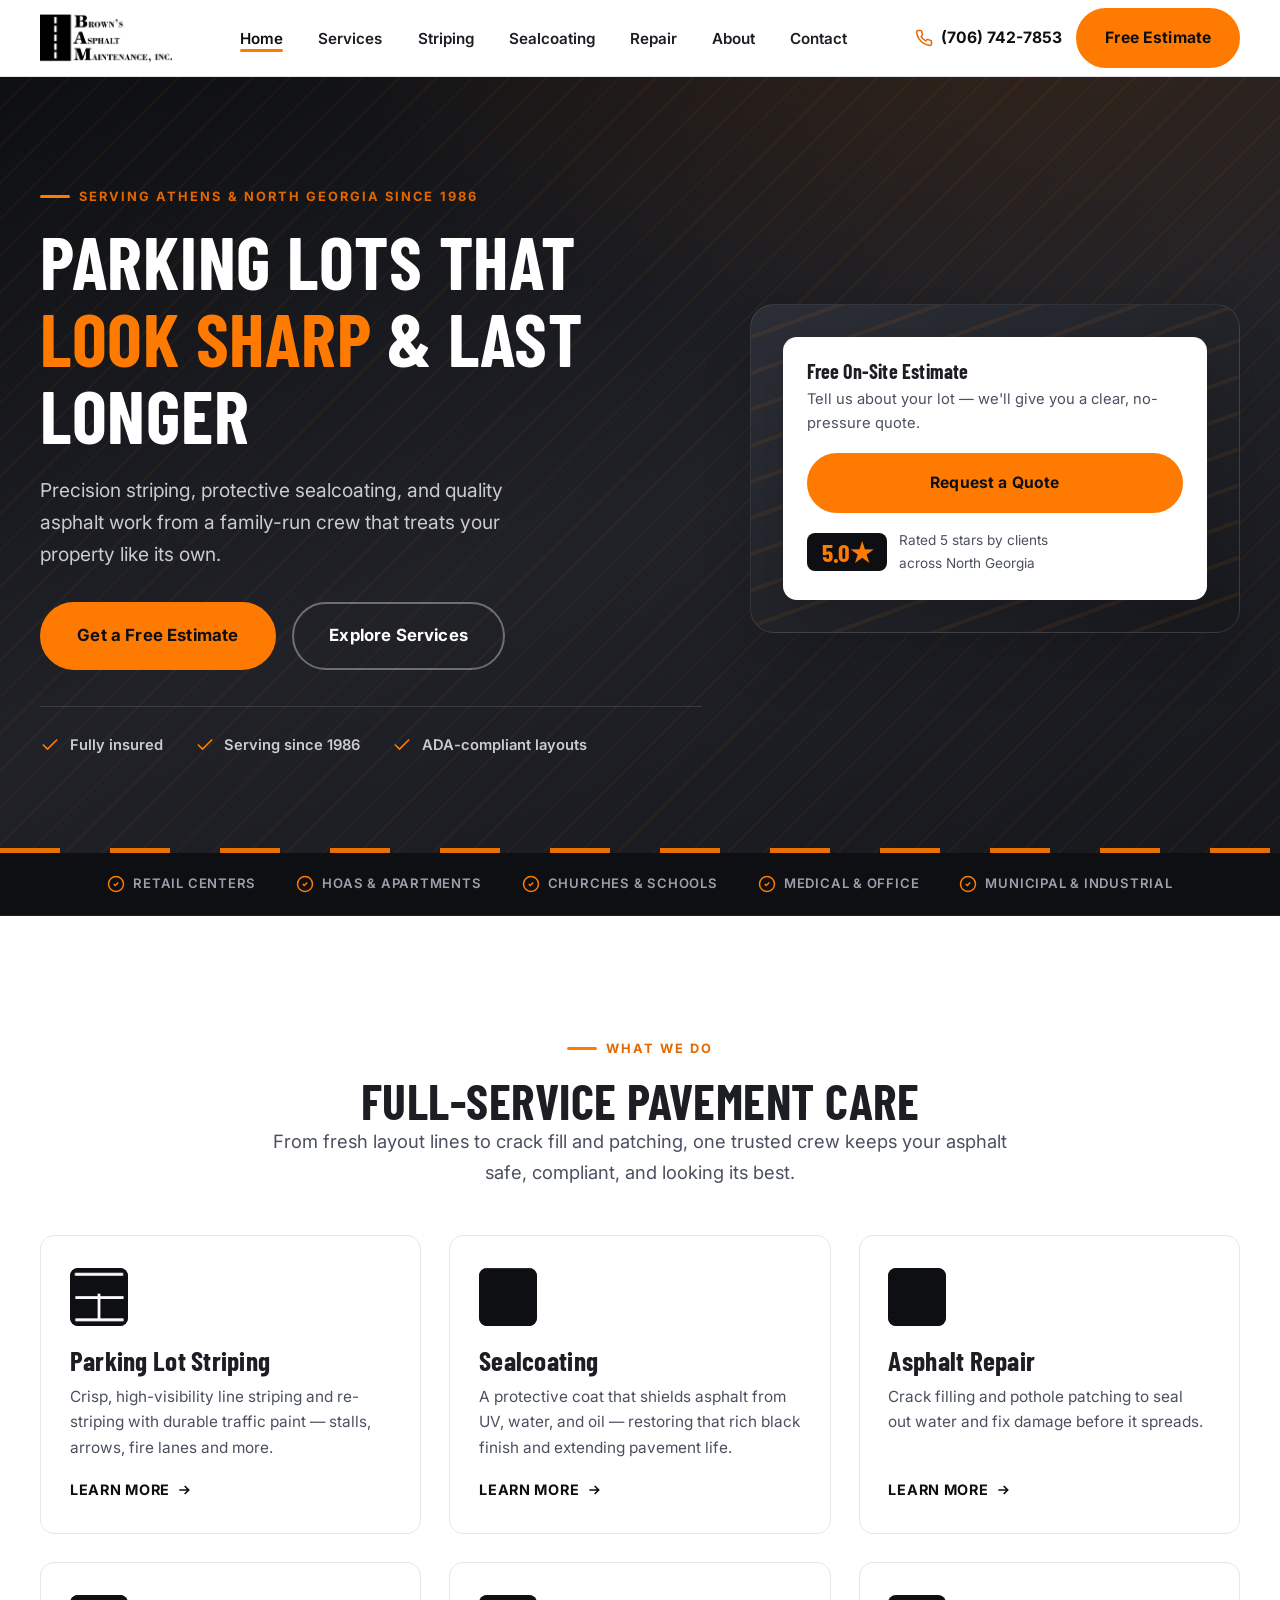
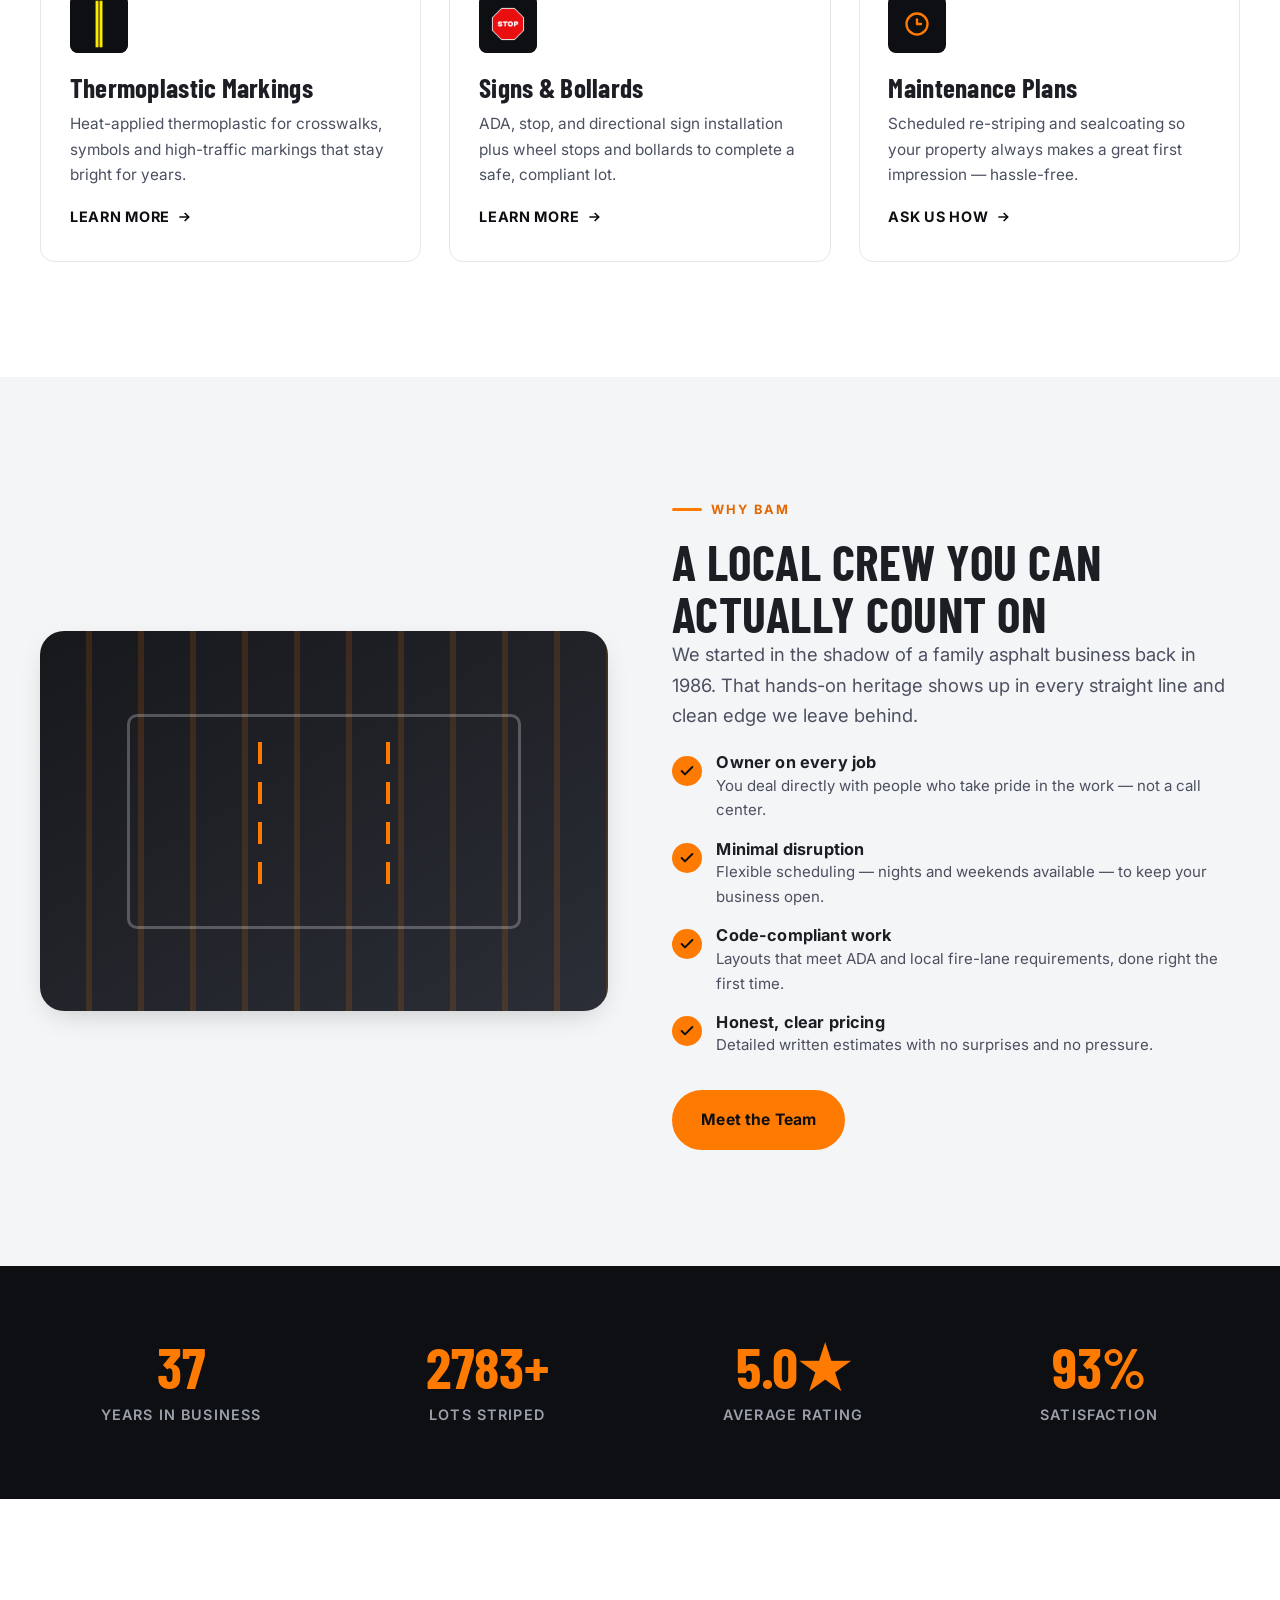
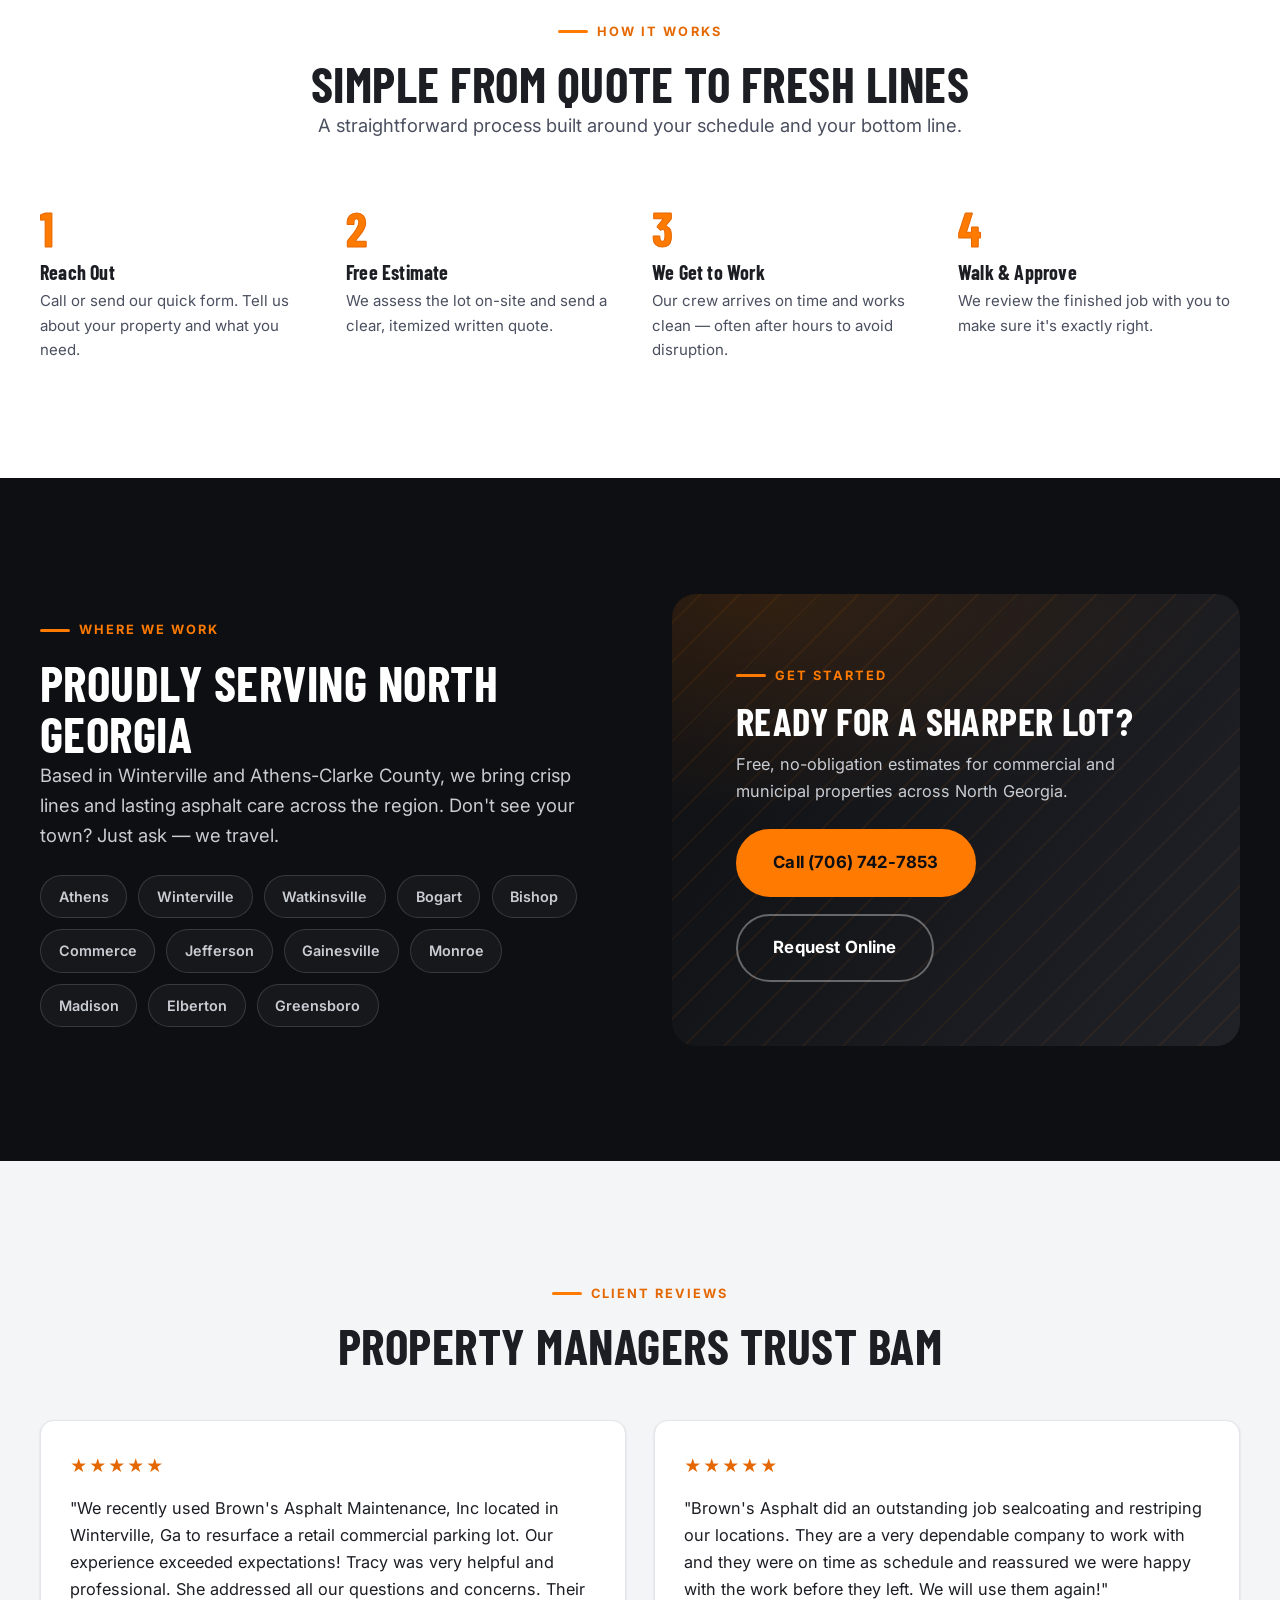
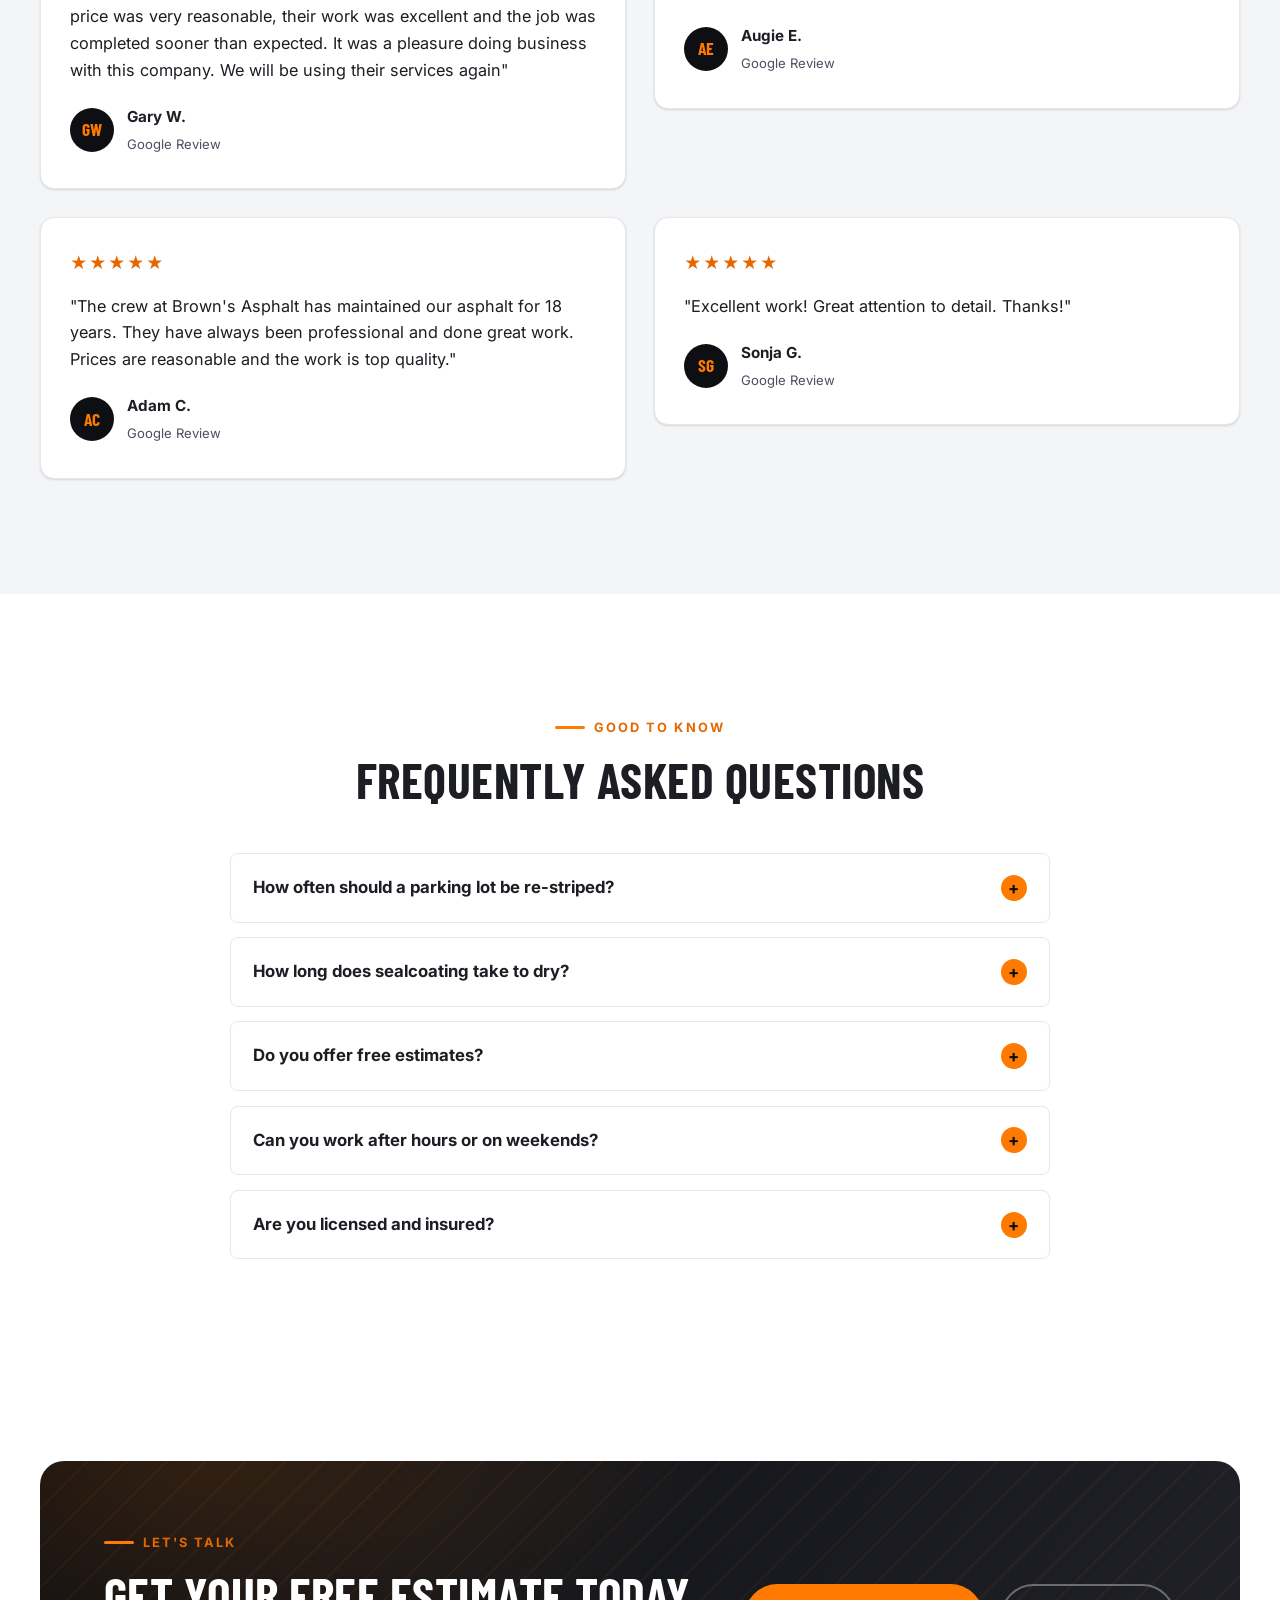
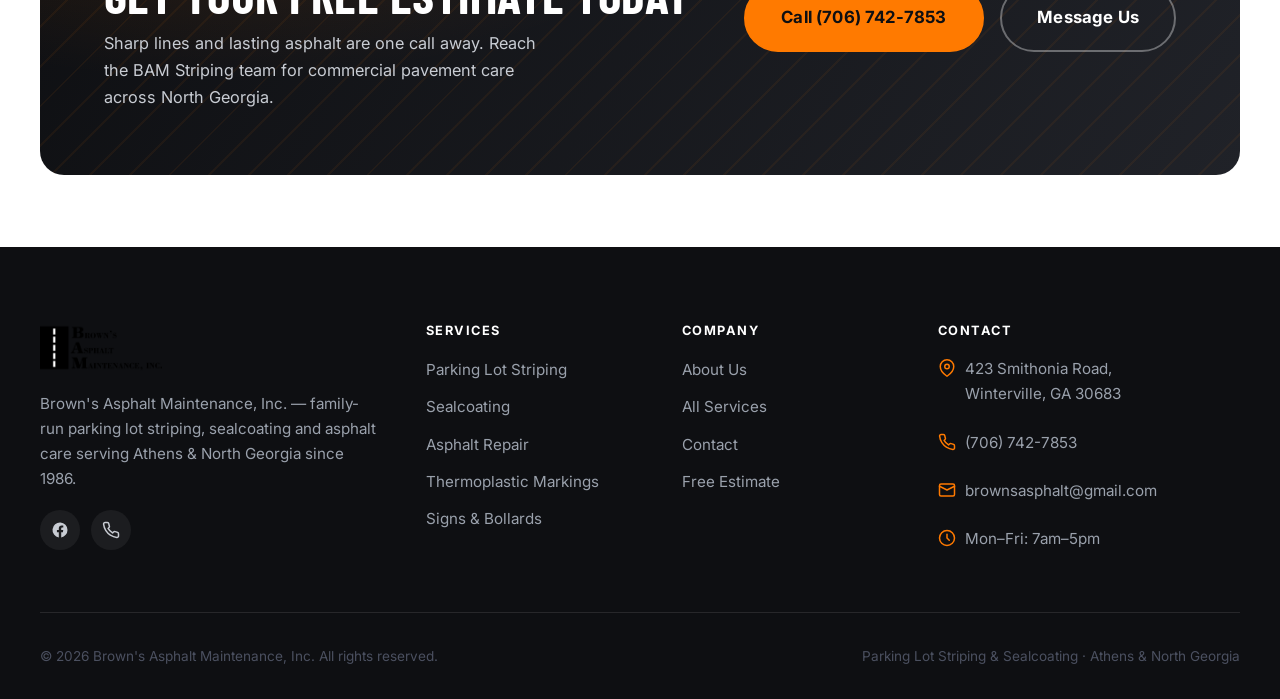
<file: index.html>
<!DOCTYPE html>
<html lang="en">
<head>
  <meta charset="UTF-8" />
  <meta name="viewport" content="width=device-width, initial-scale=1.0" />
  <title>Parking Lot Striping & Sealcoating in North Georgia | BAM Striping</title>
  <meta name="description" content="Brown's Asphalt Maintenance (BAM Striping) delivers parking lot striping, sealcoating, asphalt repair & thermoplastic markings across Athens & North Georgia. Serving since 1986, free estimates. Call (706) 742-7853." />
  <meta name="keywords" content="parking lot striping Athens GA, sealcoating North Georgia, asphalt repair, thermoplastic pavement markings, line striping, ADA striping, parking lot maintenance" />
  <meta name="author" content="Brown's Asphalt Maintenance, Inc." />
  <meta name="robots" content="index, follow, max-image-preview:large" />
  <meta name="theme-color" content="#0e0f12" />
  <link rel="canonical" href="https://www.bamstriping.com/" />

  <!-- Open Graph -->
  <meta property="og:type" content="website" />
  <meta property="og:site_name" content="BAM Striping — Brown's Asphalt Maintenance" />
  <meta property="og:title" content="Parking Lot Striping & Sealcoating in North Georgia | BAM Striping" />
  <meta property="og:description" content="Crisp lines, durable sealcoat, and quality asphalt work across Athens & North Georgia. Family-run, serving since 1986. Free estimates." />
  <meta property="og:url" content="https://www.bamstriping.com/" />
  <meta property="og:image" content="https://www.bamstriping.com/images/og-cover.jpg" />
  <meta property="og:locale" content="en_US" />

  <!-- Twitter -->
  <meta name="twitter:card" content="summary_large_image" />
  <meta name="twitter:title" content="Parking Lot Striping & Sealcoating in North Georgia | BAM Striping" />
  <meta name="twitter:description" content="Crisp lines, durable sealcoat, and quality asphalt work across Athens & North Georgia. Family-run, serving since 1986." />
  <meta name="twitter:image" content="https://www.bamstriping.com/images/og-cover.jpg" />

  <!-- Icons -->
  <link rel="icon" href="assets/favicon.ico" sizes="any" />
  <link rel="icon" type="image/png" sizes="32x32" href="assets/favicon-32x32.png" />
  <link rel="icon" type="image/png" sizes="16x16" href="assets/favicon-16x16.png" />
  <link rel="apple-touch-icon" sizes="180x180" href="assets/apple-touch-icon.png" />
  <link rel="manifest" href="site.webmanifest" />

  <!-- Fonts -->
  <link rel="preconnect" href="https://fonts.googleapis.com" />
  <link rel="preconnect" href="https://fonts.gstatic.com" crossorigin />
  <link href="https://fonts.googleapis.com/css2?family=Barlow+Condensed:wght@600;700&family=Inter:wght@400;500;600;700&display=swap" rel="stylesheet" />

  <link rel="stylesheet" href="css/styles.css" />

  <!-- Structured data: LocalBusiness -->
  <script type="application/ld+json">
  {
    "@context": "https://schema.org",
    "@type": "GeneralContractor",
    "@id": "https://www.bamstriping.com/#business",
    "name": "Brown's Asphalt Maintenance, Inc.",
    "alternateName": "BAM Striping",
    "url": "https://www.bamstriping.com/",
    "image": "https://www.bamstriping.com/images/og-cover.jpg",
    "logo": "https://www.bamstriping.com/assets/logo.png",
    "telephone": "+1-706-742-7853",
    "email": "brownsasphalt@gmail.com",
    "priceRange": "$$",
    "foundingDate": "1986",
    "founder": { "@type": "Person", "name": "Ken Brown" },
    "slogan": "Crisp lines. Durable surfaces. Done right.",
    "address": {
      "@type": "PostalAddress",
      "streetAddress": "423 Smithonia Road",
      "addressLocality": "Winterville",
      "addressRegion": "GA",
      "postalCode": "30683",
      "addressCountry": "US"
    },
    "geo": { "@type": "GeoCoordinates", "latitude": 33.9557, "longitude": -83.2618 },
    "areaServed": [
      { "@type": "City", "name": "Athens" },
      { "@type": "City", "name": "Winterville" },
      { "@type": "City", "name": "Watkinsville" },
      { "@type": "City", "name": "Gainesville" },
      { "@type": "City", "name": "Commerce" },
      { "@type": "AdministrativeArea", "name": "North Georgia" }
    ],
    "openingHoursSpecification": [{
      "@type": "OpeningHoursSpecification",
      "dayOfWeek": ["Monday","Tuesday","Wednesday","Thursday","Friday"],
      "opens": "07:00", "closes": "17:00"
    }],
    "sameAs": ["https://www.facebook.com/BAMstriping/"],
    "hasOfferCatalog": {
      "@type": "OfferCatalog",
      "name": "Pavement Services",
      "itemListElement": [
        { "@type": "Offer", "itemOffered": { "@type": "Service", "name": "Parking Lot Striping" } },
        { "@type": "Offer", "itemOffered": { "@type": "Service", "name": "Asphalt Sealcoating" } },
        { "@type": "Offer", "itemOffered": { "@type": "Service", "name": "Asphalt Repair (Crack Fill & Patching)" } },
        { "@type": "Offer", "itemOffered": { "@type": "Service", "name": "Thermoplastic Pavement Markings" } },
        { "@type": "Offer", "itemOffered": { "@type": "Service", "name": "Parking Lot Sign Installation" } }
      ]
    }
  }
  </script>
  <script type="application/ld+json">
  {
    "@context": "https://schema.org",
    "@type": "WebSite",
    "url": "https://www.bamstriping.com/",
    "name": "BAM Striping",
    "potentialAction": {
      "@type": "SearchAction",
      "target": "https://www.bamstriping.com/?s={search_term_string}",
      "query-input": "required name=search_term_string"
    }
  }
  </script>
</head>
<body>
  <a class="skip-link" href="#main">Skip to content</a>

  <!-- ============ HEADER ============ -->
  <header class="site-header">
    <div class="container">
      <nav class="nav" aria-label="Primary">
        <a class="brand" href="index.html" aria-label="Brown's Asphalt Maintenance home"><img class="brand__logo-img" src="assets/logo.png" alt="Brown's Asphalt Maintenance — BAM Striping" /></a>

        <ul class="nav__menu" id="nav-menu">
          <li><a class="nav__link is-active" href="index.html">Home</a></li>
          <li><a class="nav__link" href="services.html">Services</a></li>
          <li><a class="nav__link" href="parking-lot-striping.html">Striping</a></li>
          <li><a class="nav__link" href="sealcoating.html">Sealcoating</a></li>
          <li><a class="nav__link" href="asphalt-repair.html">Repair</a></li>
          <li><a class="nav__link" href="about.html">About</a></li>
          <li><a class="nav__link" href="contact.html">Contact</a></li>
        </ul>

        <div class="nav__cta">
          <a class="nav__phone" href="tel:+17067427853">
            <svg viewBox="0 0 24 24" fill="none" stroke="currentColor" stroke-width="2" stroke-linecap="round" stroke-linejoin="round" aria-hidden="true"><path d="M22 16.92v3a2 2 0 0 1-2.18 2 19.79 19.79 0 0 1-8.63-3.07 19.5 19.5 0 0 1-6-6 19.79 19.79 0 0 1-3.07-8.67A2 2 0 0 1 4.11 2h3a2 2 0 0 1 2 1.72c.13.96.36 1.9.7 2.81a2 2 0 0 1-.45 2.11L8.09 9.91a16 16 0 0 0 6 6l1.27-1.27a2 2 0 0 1 2.11-.45c.9.34 1.85.57 2.81.7A2 2 0 0 1 22 16.92z"/></svg>
            <span class="nav__phone-label">(706) 742-7853</span>
          </a>
          <a class="btn" href="contact.html">Free Estimate</a>
          <button class="nav__toggle" aria-label="Open menu" aria-controls="nav-menu" aria-expanded="false">
            <span></span><span></span><span></span>
          </button>
        </div>
      </nav>
    </div>
  </header>

  <main id="main">
    <!-- ============ HERO ============ -->
    <section class="hero">
      <div class="container">
        <div class="hero__inner">
          <div class="hero__content">
            <span class="kicker">Serving Athens &amp; North Georgia since 1986</span>
            <h1>Parking Lots That <span class="hl">Look Sharp</span> &amp; Last Longer</h1>
            <p class="hero__sub">Precision striping, protective sealcoating, and quality asphalt work from a family-run crew that treats your property like its own.</p>
            <div class="hero__actions">
              <a class="btn btn--lg" href="contact.html">Get a Free Estimate</a>
              <a class="btn btn--ghost btn--lg" href="services.html">Explore Services</a>
            </div>
            <div class="hero__trust">
              <span class="hero__trust-item">
                <svg viewBox="0 0 24 24" fill="none" stroke="currentColor" stroke-width="2" stroke-linecap="round" stroke-linejoin="round" aria-hidden="true"><path d="M20 6 9 17l-5-5"/></svg>
                Fully insured
              </span>
              <span class="hero__trust-item">
                <svg viewBox="0 0 24 24" fill="none" stroke="currentColor" stroke-width="2" stroke-linecap="round" stroke-linejoin="round" aria-hidden="true"><path d="M20 6 9 17l-5-5"/></svg>
                Serving since 1986
              </span>
              <span class="hero__trust-item">
                <svg viewBox="0 0 24 24" fill="none" stroke="currentColor" stroke-width="2" stroke-linecap="round" stroke-linejoin="round" aria-hidden="true"><path d="M20 6 9 17l-5-5"/></svg>
                ADA-compliant layouts
              </span>
            </div>
          </div>

          <aside class="hero__visual" aria-hidden="true">
            <div class="hero-quote">
              <h3>Free On-Site Estimate</h3>
              <p>Tell us about your lot — we'll give you a clear, no-pressure quote.</p>
              <a class="btn btn--block" href="contact.html">Request a Quote</a>
              <div class="hero-quote__row">
                <span class="hero-quote__badge">5.0★</span>
                <span style="font-size:.85rem;color:var(--text-soft)">Rated 5 stars by clients<br>across North Georgia</span>
              </div>
            </div>
          </aside>
        </div>
      </div>
    </section>

    <!-- ============ TRUST BAR ============ -->
    <div class="logos">
      <div class="container">
        <div class="logos__row">
          <span><svg viewBox="0 0 24 24" fill="none" stroke="currentColor" stroke-width="2" aria-hidden="true"><path d="m9 12 2 2 4-4"/><circle cx="12" cy="12" r="10"/></svg> Retail Centers</span>
          <span><svg viewBox="0 0 24 24" fill="none" stroke="currentColor" stroke-width="2" aria-hidden="true"><path d="m9 12 2 2 4-4"/><circle cx="12" cy="12" r="10"/></svg> HOAs &amp; Apartments</span>
          <span><svg viewBox="0 0 24 24" fill="none" stroke="currentColor" stroke-width="2" aria-hidden="true"><path d="m9 12 2 2 4-4"/><circle cx="12" cy="12" r="10"/></svg> Churches &amp; Schools</span>
          <span><svg viewBox="0 0 24 24" fill="none" stroke="currentColor" stroke-width="2" aria-hidden="true"><path d="m9 12 2 2 4-4"/><circle cx="12" cy="12" r="10"/></svg> Medical &amp; Office</span>
          <span><svg viewBox="0 0 24 24" fill="none" stroke="currentColor" stroke-width="2" aria-hidden="true"><path d="m9 12 2 2 4-4"/><circle cx="12" cy="12" r="10"/></svg> Municipal &amp; Industrial</span>
        </div>
      </div>
    </div>

    <!-- ============ SERVICES ============ -->
    <section class="section" id="services">
      <div class="container">
        <div class="section-head center reveal">
          <span class="kicker">What We Do</span>
          <h2>Full-Service Pavement Care</h2>
          <p class="lead">From fresh layout lines to crack fill and patching, one trusted crew keeps your asphalt safe, compliant, and looking its best.</p>
        </div>

        <div class="cards">
          <article class="card reveal">
            <div class="card__icon card__icon--media"><img src="assets/icons/striping.gif" alt="" aria-hidden="true" loading="lazy" width="58" height="58" /></div>
            <h3>Parking Lot Striping</h3>
            <p>Crisp, high-visibility line striping and re-striping with durable traffic paint — stalls, arrows, fire lanes and more.</p>
            <a class="card__link" href="parking-lot-striping.html">Learn more <svg viewBox="0 0 24 24" fill="none" stroke="currentColor" stroke-width="2.5" aria-hidden="true"><path d="M5 12h14M13 6l6 6-6 6"/></svg></a>
          </article>

          <article class="card reveal">
            <div class="card__icon card__icon--media"><img src="assets/icons/sealcoating.gif" alt="" aria-hidden="true" loading="lazy" width="58" height="58" /></div>
            <h3>Sealcoating</h3>
            <p>A protective coat that shields asphalt from UV, water, and oil — restoring that rich black finish and extending pavement life.</p>
            <a class="card__link" href="sealcoating.html">Learn more <svg viewBox="0 0 24 24" fill="none" stroke="currentColor" stroke-width="2.5" aria-hidden="true"><path d="M5 12h14M13 6l6 6-6 6"/></svg></a>
          </article>

          <article class="card reveal">
            <div class="card__icon card__icon--media"><img src="assets/icons/asphalt-repair.gif" alt="" aria-hidden="true" loading="lazy" width="58" height="58" /></div>
            <h3>Asphalt Repair</h3>
            <p>Crack filling and pothole patching to seal out water and fix damage before it spreads.</p>
            <a class="card__link" href="asphalt-repair.html">Learn more <svg viewBox="0 0 24 24" fill="none" stroke="currentColor" stroke-width="2.5" aria-hidden="true"><path d="M5 12h14M13 6l6 6-6 6"/></svg></a>
          </article>

          <article class="card reveal">
            <div class="card__icon card__icon--media"><img src="assets/icons/thermoplastic.gif" alt="" aria-hidden="true" loading="lazy" width="58" height="58" /></div>
            <h3>Thermoplastic Markings</h3>
            <p>Heat-applied thermoplastic for crosswalks, symbols and high-traffic markings that stay bright for years.</p>
            <a class="card__link" href="services.html#thermoplastic">Learn more <svg viewBox="0 0 24 24" fill="none" stroke="currentColor" stroke-width="2.5" aria-hidden="true"><path d="M5 12h14M13 6l6 6-6 6"/></svg></a>
          </article>

          <article class="card reveal">
            <div class="card__icon card__icon--media"><img src="assets/icons/signage.gif" alt="" aria-hidden="true" loading="lazy" width="58" height="58" /></div>
            <h3>Signs &amp; Bollards</h3>
            <p>ADA, stop, and directional sign installation plus wheel stops and bollards to complete a safe, compliant lot.</p>
            <a class="card__link" href="services.html#signage">Learn more <svg viewBox="0 0 24 24" fill="none" stroke="currentColor" stroke-width="2.5" aria-hidden="true"><path d="M5 12h14M13 6l6 6-6 6"/></svg></a>
          </article>

          <article class="card reveal card--maintenance">
            <div class="card__icon"><svg class="clock" viewBox="0 0 24 24" fill="none" stroke="currentColor" stroke-width="2" stroke-linecap="round" stroke-linejoin="round" aria-hidden="true"><circle cx="12" cy="12" r="9"/><line class="clock__hand clock__hand--hour" x1="12" y1="12" x2="12" y2="8"/><line class="clock__hand clock__hand--minute" x1="12" y1="12" x2="15.5" y2="12"/></svg></div>
            <h3>Maintenance Plans</h3>
            <p>Scheduled re-striping and sealcoating so your property always makes a great first impression — hassle-free.</p>
            <a class="card__link" href="contact.html">Ask us how <svg viewBox="0 0 24 24" fill="none" stroke="currentColor" stroke-width="2.5" aria-hidden="true"><path d="M5 12h14M13 6l6 6-6 6"/></svg></a>
          </article>
        </div>
      </div>
    </section>

    <!-- ============ WHY US (SPLIT) ============ -->
    <section class="section section--alt">
      <div class="container">
        <div class="split">
          <div class="split__media reveal">
            <div class="media-panel">
              <div class="media-panel__lane"></div>
            </div>
          </div>
          <div class="split__body reveal">
            <span class="kicker">Why BAM</span>
            <h2>A Local Crew You Can Actually Count On</h2>
            <p class="lead">We started in the shadow of a family asphalt business back in 1986. That hands-on heritage shows up in every straight line and clean edge we leave behind.</p>
            <div class="feature-list">
              <div class="feature-item">
                <span class="feature-item__check"><svg viewBox="0 0 24 24" fill="none" stroke="currentColor" stroke-width="3" stroke-linecap="round" stroke-linejoin="round" aria-hidden="true"><path d="M20 6 9 17l-5-5"/></svg></span>
                <div><h4>Owner on every job</h4><p>You deal directly with people who take pride in the work — not a call center.</p></div>
              </div>
              <div class="feature-item">
                <span class="feature-item__check"><svg viewBox="0 0 24 24" fill="none" stroke="currentColor" stroke-width="3" stroke-linecap="round" stroke-linejoin="round" aria-hidden="true"><path d="M20 6 9 17l-5-5"/></svg></span>
                <div><h4>Minimal disruption</h4><p>Flexible scheduling — nights and weekends available — to keep your business open.</p></div>
              </div>
              <div class="feature-item">
                <span class="feature-item__check"><svg viewBox="0 0 24 24" fill="none" stroke="currentColor" stroke-width="3" stroke-linecap="round" stroke-linejoin="round" aria-hidden="true"><path d="M20 6 9 17l-5-5"/></svg></span>
                <div><h4>Code-compliant work</h4><p>Layouts that meet ADA and local fire-lane requirements, done right the first time.</p></div>
              </div>
              <div class="feature-item">
                <span class="feature-item__check"><svg viewBox="0 0 24 24" fill="none" stroke="currentColor" stroke-width="3" stroke-linecap="round" stroke-linejoin="round" aria-hidden="true"><path d="M20 6 9 17l-5-5"/></svg></span>
                <div><h4>Honest, clear pricing</h4><p>Detailed written estimates with no surprises and no pressure.</p></div>
              </div>
            </div>
            <div style="margin-top:2rem"><a class="btn" href="about.html">Meet the Team</a></div>
          </div>
        </div>
      </div>
    </section>

    <!-- ============ STATS ============ -->
    <section class="section section--dark section--tight">
      <div class="container">
        <div class="stats">
          <div class="stat reveal"><div class="stat__num"><span data-since-year="1986" data-count="40">40</span></div><div class="stat__label">Years in Business</div></div>
          <div class="stat reveal"><div class="stat__num"><span data-count="3000" data-suffix="+">3000+</span></div><div class="stat__label">Lots Striped</div></div>
          <div class="stat reveal"><div class="stat__num">5.0★</div><div class="stat__label">Average Rating</div></div>
          <div class="stat reveal"><div class="stat__num"><span data-count="100" data-suffix="%">100%</span></div><div class="stat__label">Satisfaction</div></div>
        </div>
      </div>
    </section>

    <!-- ============ PROCESS ============ -->
    <section class="section">
      <div class="container">
        <div class="section-head center reveal">
          <span class="kicker">How It Works</span>
          <h2>Simple From Quote to Fresh Lines</h2>
          <p class="lead">A straightforward process built around your schedule and your bottom line.</p>
        </div>
        <div class="steps">
          <div class="step reveal"><div class="step__num">1</div><h3>Reach Out</h3><p>Call or send our quick form. Tell us about your property and what you need.</p></div>
          <div class="step reveal"><div class="step__num">2</div><h3>Free Estimate</h3><p>We assess the lot on-site and send a clear, itemized written quote.</p></div>
          <div class="step reveal"><div class="step__num">3</div><h3>We Get to Work</h3><p>Our crew arrives on time and works clean — often after hours to avoid disruption.</p></div>
          <div class="step reveal"><div class="step__num">4</div><h3>Walk &amp; Approve</h3><p>We review the finished job with you to make sure it's exactly right.</p></div>
        </div>
      </div>
    </section>

    <!-- ============ SERVICE AREAS ============ -->
    <section class="section section--dark">
      <div class="container">
        <div class="split">
          <div class="reveal">
            <span class="kicker">Where We Work</span>
            <h2>Proudly Serving North Georgia</h2>
            <p class="lead">Based in Winterville and Athens-Clarke County, we bring crisp lines and lasting asphalt care across the region. Don't see your town? Just ask — we travel.</p>
            <div class="areas">
              <span class="area-chip">Athens</span>
              <span class="area-chip">Winterville</span>
              <span class="area-chip">Watkinsville</span>
              <span class="area-chip">Bogart</span>
              <span class="area-chip">Bishop</span>
              <span class="area-chip">Commerce</span>
              <span class="area-chip">Jefferson</span>
              <span class="area-chip">Gainesville</span>
              <span class="area-chip">Monroe</span>
              <span class="area-chip">Madison</span>
              <span class="area-chip">Elberton</span>
              <span class="area-chip">Greensboro</span>
            </div>
          </div>
          <div class="reveal">
            <div class="cta-band">
              <div>
                <span class="kicker">Get Started</span>
                <h2 style="font-size:clamp(1.8rem,3vw,2.4rem)">Ready for a Sharper Lot?</h2>
                <p>Free, no-obligation estimates for commercial and municipal properties across North Georgia.</p>
                <div class="cta-band__actions" style="margin-top:1.5rem">
                  <a class="btn btn--lg" href="tel:+17067427853">Call (706) 742-7853</a>
                  <a class="btn btn--ghost btn--lg" href="contact.html">Request Online</a>
                </div>
              </div>
            </div>
          </div>
        </div>
      </div>
    </section>

    <!-- ============ TESTIMONIALS ============ -->
    <section class="section section--alt">
      <div class="container">
        <div class="section-head center reveal">
          <span class="kicker">Client Reviews</span>
          <h2>Property Managers Trust BAM</h2>
        </div>
        <div class="quotes">
          <figure class="quote reveal">
            <div class="quote__stars" aria-label="5 out of 5 stars">★★★★★</div>
            <blockquote><p>"We recently used Brown's Asphalt Maintenance, Inc located in Winterville, Ga to resurface a retail commercial parking lot. Our experience exceeded expectations! Tracy was very helpful and professional. She addressed all our questions and concerns. Their price was very reasonable, their work was excellent and the job was completed sooner than expected. It was a pleasure doing business with this company. We will be using their services again"</p></blockquote>
            <figcaption class="quote__author"><span class="quote__avatar">GW</span><span><span class="quote__name">Gary W.</span><br><span class="quote__role">Google Review</span></span></figcaption>
          </figure>
          <figure class="quote reveal">
            <div class="quote__stars" aria-label="5 out of 5 stars">★★★★★</div>
            <blockquote><p>"Brown's Asphalt did an outstanding job sealcoating and restriping our locations. They are a very dependable company to work with and they were on time as schedule and reassured we were happy with the work before they left. We will use them again!"</p></blockquote>
            <figcaption class="quote__author"><span class="quote__avatar">AE</span><span><span class="quote__name">Augie E.</span><br><span class="quote__role">Google Review</span></span></figcaption>
          </figure>
          <figure class="quote reveal">
            <div class="quote__stars" aria-label="5 out of 5 stars">★★★★★</div>
            <blockquote><p>"The crew at Brown's Asphalt has maintained our asphalt for 18 years. They have always been professional and done great work. Prices are reasonable and the work is top quality."</p></blockquote>
            <figcaption class="quote__author"><span class="quote__avatar">AC</span><span><span class="quote__name">Adam C.</span><br><span class="quote__role">Google Review</span></span></figcaption>
          </figure>
          <figure class="quote reveal">
            <div class="quote__stars" aria-label="5 out of 5 stars">★★★★★</div>
            <blockquote><p>"Excellent work! Great attention to detail. Thanks!"</p></blockquote>
            <figcaption class="quote__author"><span class="quote__avatar">SG</span><span><span class="quote__name">Sonja G.</span><br><span class="quote__role">Google Review</span></span></figcaption>
          </figure>
        </div>
      </div>
    </section>

    <!-- ============ FAQ ============ -->
    <section class="section">
      <div class="container">
        <div class="section-head center reveal">
          <span class="kicker">Good to Know</span>
          <h2>Frequently Asked Questions</h2>
        </div>
        <div class="faq">
          <details class="faq__item reveal">
            <summary class="faq__q">How often should a parking lot be re-striped? <span class="faq__icon">+</span></summary>
            <div class="faq__a"><p>Most commercial lots benefit from fresh striping every 18–24 months, though high-traffic properties may need it annually. Faded lines aren't just unattractive — they can create liability and ADA-compliance issues.</p></div>
          </details>
          <details class="faq__item reveal">
            <summary class="faq__q">How long does sealcoating take to dry? <span class="faq__icon">+</span></summary>
            <div class="faq__a"><p>Sealcoat typically cures enough for foot traffic in a few hours and vehicle traffic within 24–48 hours, depending on temperature and humidity. We schedule around your business to minimize downtime.</p></div>
          </details>
          <details class="faq__item reveal">
            <summary class="faq__q">Do you offer free estimates? <span class="faq__icon">+</span></summary>
            <div class="faq__a"><p>Yes — every estimate is free and comes with no obligation. We visit your property, measure the work, and provide a clear written quote.</p></div>
          </details>
          <details class="faq__item reveal">
            <summary class="faq__q">Can you work after hours or on weekends? <span class="faq__icon">+</span></summary>
            <div class="faq__a"><p>Absolutely. For retail, medical, and office properties we regularly schedule evening and weekend work so your customers and staff are never disrupted.</p></div>
          </details>
          <details class="faq__item reveal">
            <summary class="faq__q">Are you licensed and insured? <span class="faq__icon">+</span></summary>
            <div class="faq__a"><p>Yes. Brown's Asphalt Maintenance is fully insured, and every layout we stripe is built to meet ADA and local fire-lane requirements.</p></div>
          </details>
        </div>
      </div>
    </section>

    <!-- ============ FINAL CTA ============ -->
    <section class="section section--tight">
      <div class="container">
        <div class="cta-band reveal">
          <div class="cta-band__inner">
            <div>
              <span class="kicker">Let's Talk</span>
              <h2>Get Your Free Estimate Today</h2>
              <p>Sharp lines and lasting asphalt are one call away. Reach the BAM Striping team for commercial pavement care across North Georgia.</p>
            </div>
            <div class="cta-band__actions">
              <a class="btn btn--lg" href="tel:+17067427853">Call (706) 742-7853</a>
              <a class="btn btn--ghost btn--lg" href="contact.html">Message Us</a>
            </div>
          </div>
        </div>
      </div>
    </section>
  </main>

  <!-- ============ FOOTER ============ -->
  <footer class="site-footer">
    <div class="container">
      <div class="footer-grid">
        <div class="footer-about">
          <a class="brand" href="index.html" aria-label="Brown's Asphalt Maintenance home"><img class="brand__logo-img" src="assets/logo.png" alt="Brown's Asphalt Maintenance — BAM Striping" /></a>
          <p>Brown's Asphalt Maintenance, Inc. — family-run parking lot striping, sealcoating and asphalt care serving Athens &amp; North Georgia since 1986.</p>
          <div class="footer-social">
            <a href="https://www.facebook.com/BAMstriping/" aria-label="Facebook" rel="noopener" target="_blank"><svg viewBox="0 0 24 24" fill="currentColor" aria-hidden="true"><path d="M22 12a10 10 0 1 0-11.6 9.9v-7H7.9V12h2.5V9.8c0-2.5 1.5-3.9 3.8-3.9 1.1 0 2.2.2 2.2.2v2.5h-1.2c-1.2 0-1.6.8-1.6 1.6V12h2.7l-.4 2.9h-2.3v7A10 10 0 0 0 22 12z"/></svg></a>
            <a href="tel:+17067427853" aria-label="Call us"><svg viewBox="0 0 24 24" fill="none" stroke="currentColor" stroke-width="2" stroke-linecap="round" stroke-linejoin="round" aria-hidden="true"><path d="M22 16.92v3a2 2 0 0 1-2.18 2 19.79 19.79 0 0 1-8.63-3.07 19.5 19.5 0 0 1-6-6 19.79 19.79 0 0 1-3.07-8.67A2 2 0 0 1 4.11 2h3a2 2 0 0 1 2 1.72c.13.96.36 1.9.7 2.81a2 2 0 0 1-.45 2.11L8.09 9.91a16 16 0 0 0 6 6l1.27-1.27a2 2 0 0 1 2.11-.45c.9.34 1.85.57 2.81.7A2 2 0 0 1 22 16.92z"/></svg></a>
          </div>
        </div>

        <div class="footer-col">
          <h4>Services</h4>
          <ul>
            <li><a href="parking-lot-striping.html">Parking Lot Striping</a></li>
            <li><a href="sealcoating.html">Sealcoating</a></li>
            <li><a href="asphalt-repair.html">Asphalt Repair</a></li>
            <li><a href="services.html#thermoplastic">Thermoplastic Markings</a></li>
            <li><a href="services.html#signage">Signs &amp; Bollards</a></li>
          </ul>
        </div>

        <div class="footer-col">
          <h4>Company</h4>
          <ul>
            <li><a href="about.html">About Us</a></li>
            <li><a href="services.html">All Services</a></li>
            <li><a href="contact.html">Contact</a></li>
            <li><a href="contact.html">Free Estimate</a></li>
          </ul>
        </div>

        <div class="footer-col">
          <h4>Contact</h4>
          <ul class="footer-contact">
            <li><svg viewBox="0 0 24 24" fill="none" stroke="currentColor" stroke-width="2" stroke-linecap="round" stroke-linejoin="round" aria-hidden="true"><path d="M21 10c0 7-9 13-9 13s-9-6-9-13a9 9 0 0 1 18 0z"/><circle cx="12" cy="10" r="3"/></svg><span>423 Smithonia Road,<br>Winterville, GA 30683</span></li>
            <li><svg viewBox="0 0 24 24" fill="none" stroke="currentColor" stroke-width="2" stroke-linecap="round" stroke-linejoin="round" aria-hidden="true"><path d="M22 16.92v3a2 2 0 0 1-2.18 2 19.79 19.79 0 0 1-8.63-3.07 19.5 19.5 0 0 1-6-6 19.79 19.79 0 0 1-3.07-8.67A2 2 0 0 1 4.11 2h3a2 2 0 0 1 2 1.72c.13.96.36 1.9.7 2.81a2 2 0 0 1-.45 2.11L8.09 9.91a16 16 0 0 0 6 6l1.27-1.27a2 2 0 0 1 2.11-.45c.9.34 1.85.57 2.81.7A2 2 0 0 1 22 16.92z"/></svg><a href="tel:+17067427853">(706) 742-7853</a></li>
            <li><svg viewBox="0 0 24 24" fill="none" stroke="currentColor" stroke-width="2" stroke-linecap="round" stroke-linejoin="round" aria-hidden="true"><rect x="2" y="4" width="20" height="16" rx="2"/><path d="m22 7-10 5L2 7"/></svg><a href="mailto:brownsasphalt@gmail.com">brownsasphalt@gmail.com</a></li>
            <li><svg viewBox="0 0 24 24" fill="none" stroke="currentColor" stroke-width="2" stroke-linecap="round" stroke-linejoin="round" aria-hidden="true"><circle cx="12" cy="12" r="10"/><path d="M12 7v5l3 3"/></svg><span>Mon–Fri: 7am–5pm</span></li>
          </ul>
        </div>
      </div>

      <div class="footer-bottom">
        <p>&copy; <span data-year>2026</span> Brown's Asphalt Maintenance, Inc. All rights reserved.</p>
        <p>Parking Lot Striping &amp; Sealcoating · Athens &amp; North Georgia</p>
      </div>
    </div>
  </footer>

  <a class="fab-call" href="tel:+17067427853" aria-label="Call BAM Striping">
    <svg viewBox="0 0 24 24" fill="none" stroke="currentColor" stroke-width="2" stroke-linecap="round" stroke-linejoin="round" aria-hidden="true"><path d="M22 16.92v3a2 2 0 0 1-2.18 2 19.79 19.79 0 0 1-8.63-3.07 19.5 19.5 0 0 1-6-6 19.79 19.79 0 0 1-3.07-8.67A2 2 0 0 1 4.11 2h3a2 2 0 0 1 2 1.72c.13.96.36 1.9.7 2.81a2 2 0 0 1-.45 2.11L8.09 9.91a16 16 0 0 0 6 6l1.27-1.27a2 2 0 0 1 2.11-.45c.9.34 1.85.57 2.81.7A2 2 0 0 1 22 16.92z"/></svg>
    Call Now
  </a>

  <script src="js/main.js" defer></script>
</body>
</html>
</file>
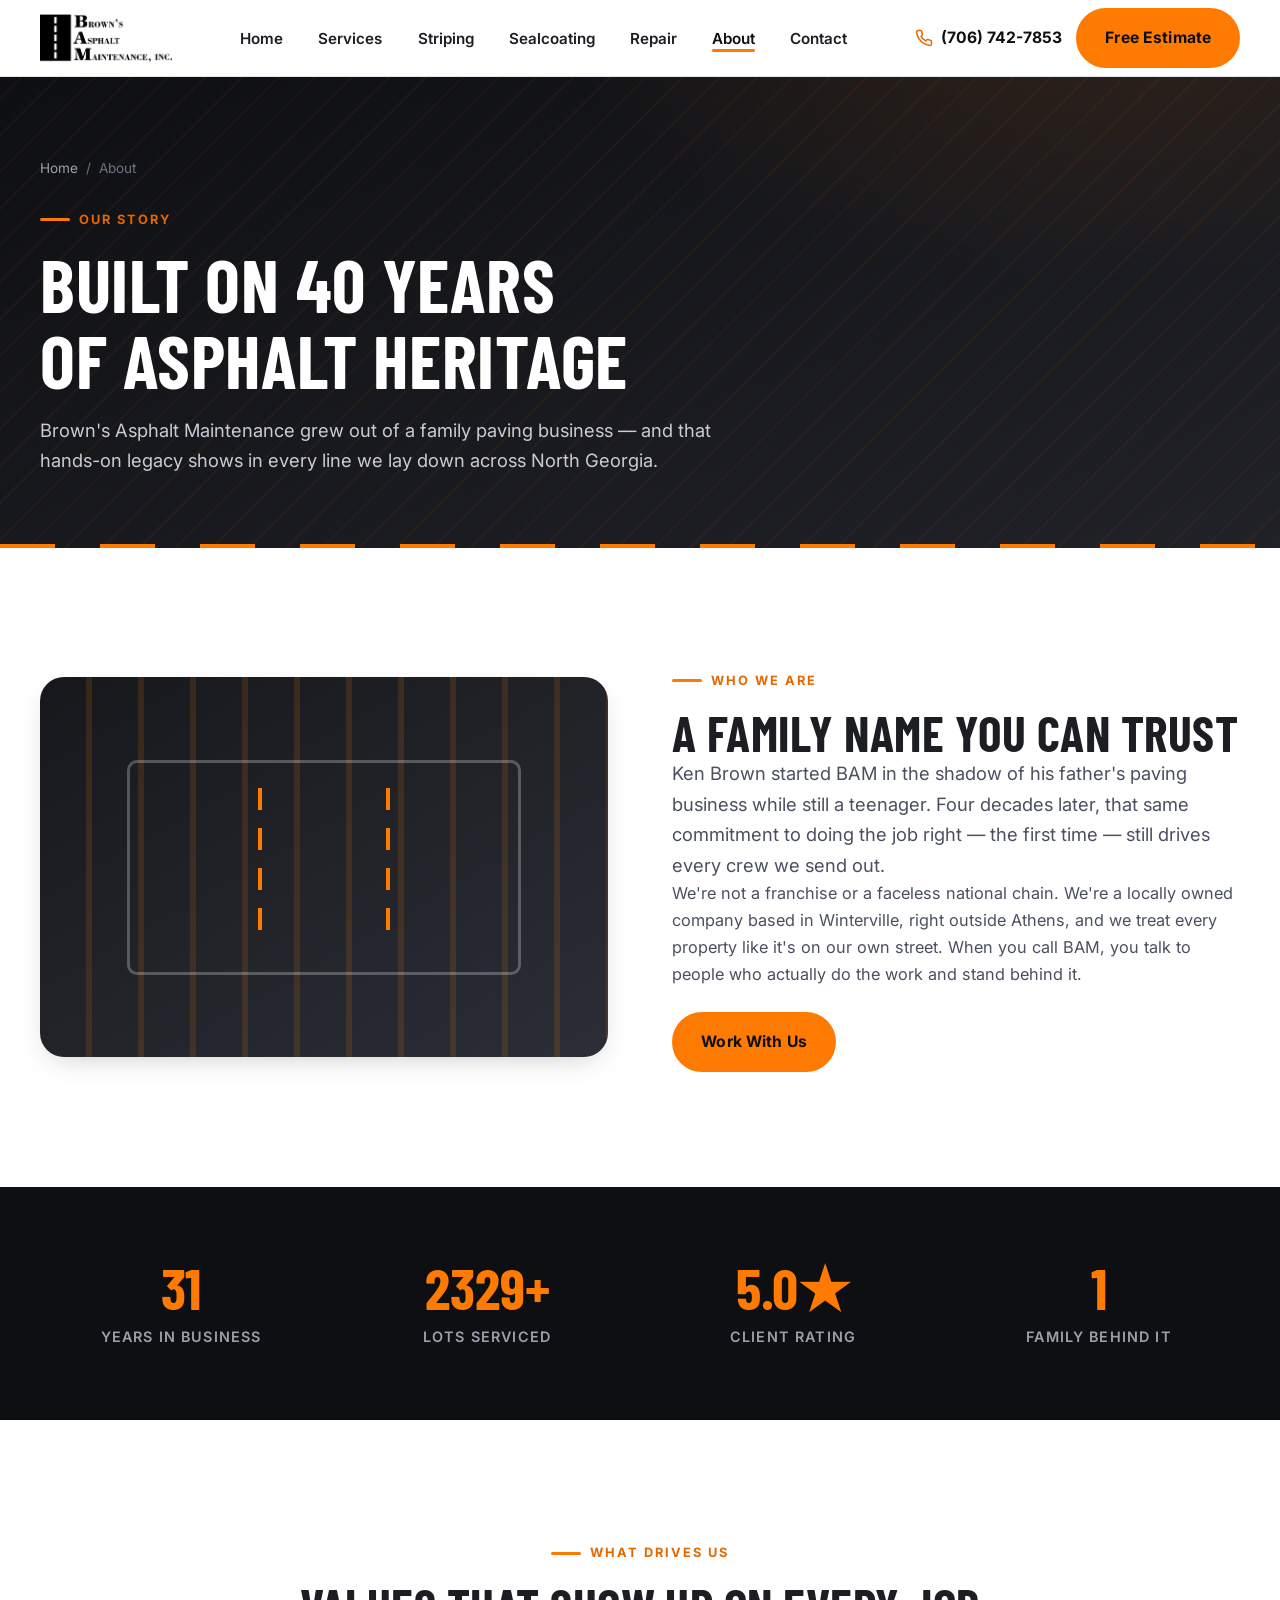
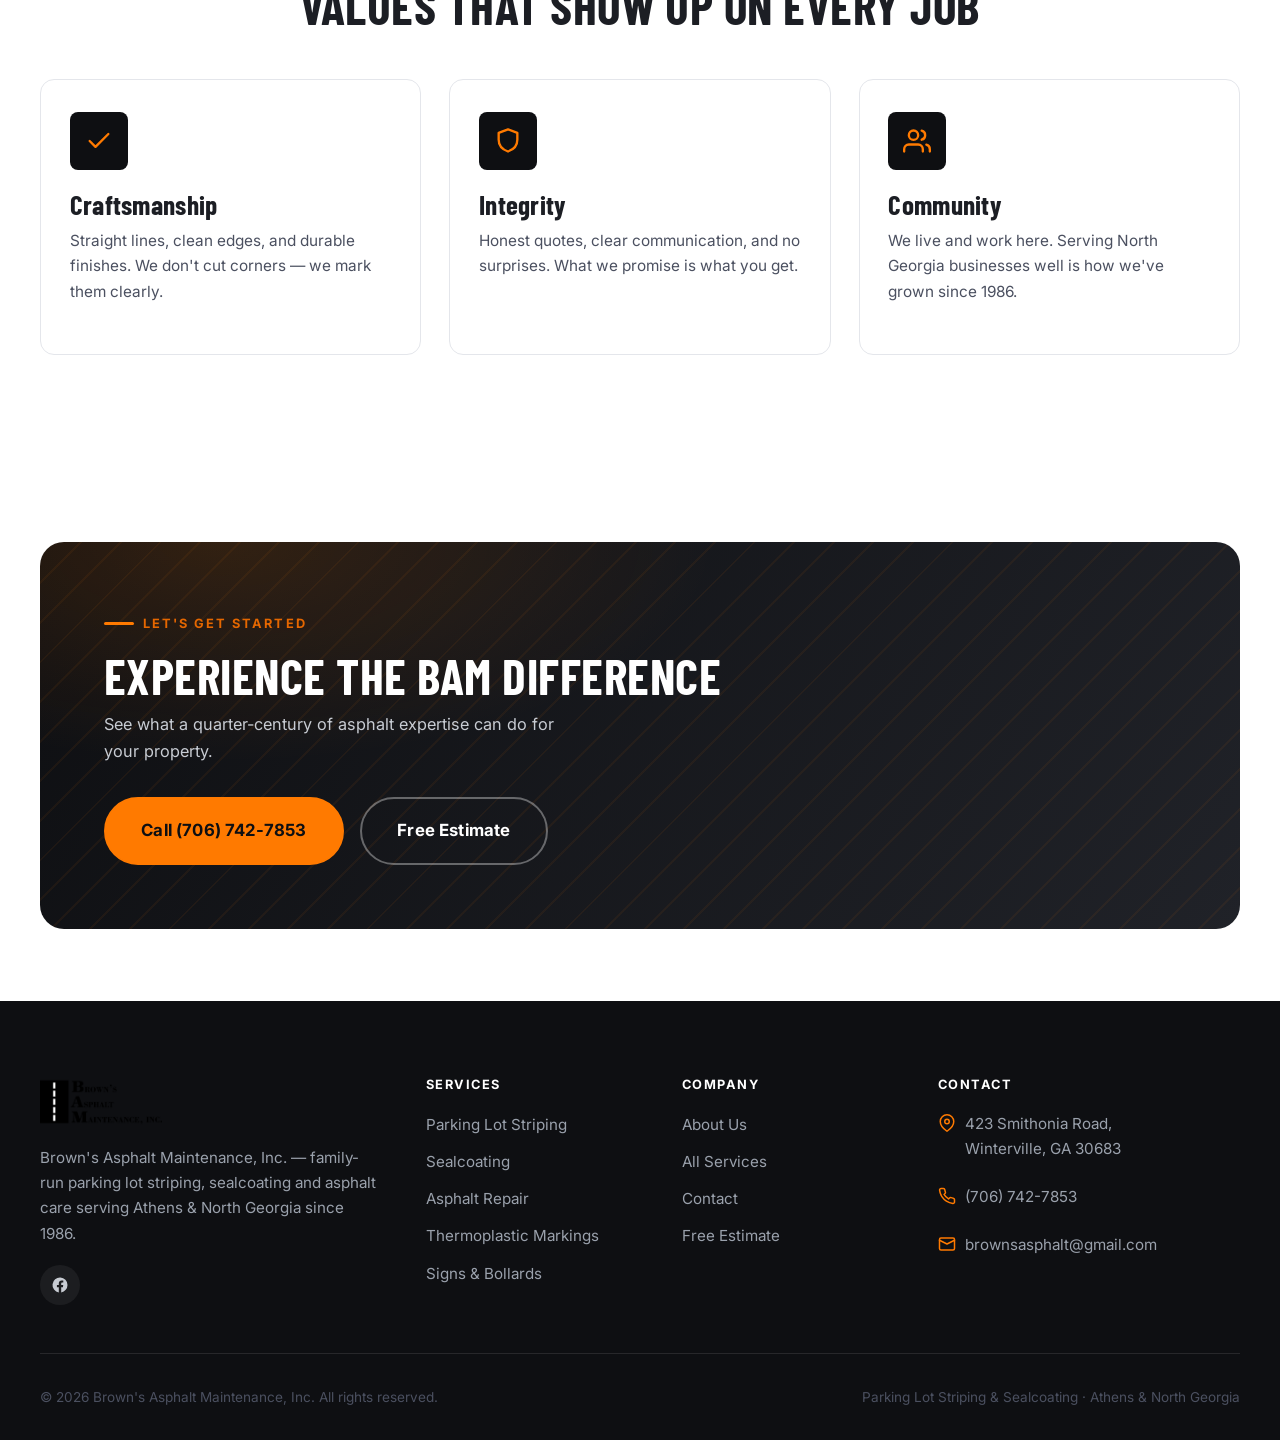
<file: about.html>
<!DOCTYPE html>
<html lang="en">
<head>
  <meta charset="UTF-8" />
  <meta name="viewport" content="width=device-width, initial-scale=1.0" />
  <title>About BAM Striping | Family-Run Asphalt Care in North Georgia</title>
  <meta name="description" content="Founded by Ken Brown, Brown's Asphalt Maintenance (BAM Striping) brings four decades of family asphalt-maintenance heritage to parking lot striping, sealcoating and asphalt care across North Georgia." />
  <meta name="robots" content="index, follow, max-image-preview:large" />
  <meta name="theme-color" content="#0e0f12" />
  <link rel="canonical" href="https://www.bamstriping.com/about.html" />
  <meta property="og:type" content="website" />
  <meta property="og:title" content="About BAM Striping | Family-Run Asphalt Care in North Georgia" />
  <meta property="og:description" content="four decades of family asphalt-maintenance heritage behind every straight line and clean edge across North Georgia." />
  <meta property="og:url" content="https://www.bamstriping.com/about.html" />
  <meta property="og:image" content="https://www.bamstriping.com/images/og-cover.jpg" />
  <link rel="icon" href="assets/favicon.ico" sizes="any" />
  <link rel="icon" type="image/png" sizes="32x32" href="assets/favicon-32x32.png" />
  <link rel="icon" type="image/png" sizes="16x16" href="assets/favicon-16x16.png" />
  <link rel="apple-touch-icon" sizes="180x180" href="assets/apple-touch-icon.png" />
  <link rel="manifest" href="site.webmanifest" />
  <link rel="preconnect" href="https://fonts.googleapis.com" />
  <link rel="preconnect" href="https://fonts.gstatic.com" crossorigin />
  <link href="https://fonts.googleapis.com/css2?family=Barlow+Condensed:wght@600;700&family=Inter:wght@400;500;600;700&display=swap" rel="stylesheet" />
  <link rel="stylesheet" href="css/styles.css" />
  <script type="application/ld+json">
  {
    "@context": "https://schema.org",
    "@type": "AboutPage",
    "url": "https://www.bamstriping.com/about.html",
    "mainEntity": {
      "@type": "GeneralContractor",
      "name": "Brown's Asphalt Maintenance, Inc.",
      "founder": { "@type": "Person", "name": "Ken Brown" },
      "foundingDate": "1986",
      "telephone": "+1-706-742-7853"
    }
  }
  </script>
  <script type="application/ld+json">
  {
    "@context": "https://schema.org",
    "@type": "BreadcrumbList",
    "itemListElement": [
      { "@type": "ListItem", "position": 1, "name": "Home", "item": "https://www.bamstriping.com/" },
      { "@type": "ListItem", "position": 2, "name": "About", "item": "https://www.bamstriping.com/about.html" }
    ]
  }
  </script>
</head>
<body>
  <a class="skip-link" href="#main">Skip to content</a>

  <header class="site-header">
    <div class="container">
      <nav class="nav" aria-label="Primary">
        <a class="brand" href="index.html" aria-label="Brown's Asphalt Maintenance home"><img class="brand__logo-img" src="assets/logo.png" alt="Brown's Asphalt Maintenance — BAM Striping" /></a>
        <ul class="nav__menu" id="nav-menu">
          <li><a class="nav__link" href="index.html">Home</a></li>
          <li><a class="nav__link" href="services.html">Services</a></li>
          <li><a class="nav__link" href="parking-lot-striping.html">Striping</a></li>
          <li><a class="nav__link" href="sealcoating.html">Sealcoating</a></li>
          <li><a class="nav__link" href="asphalt-repair.html">Repair</a></li>
          <li><a class="nav__link is-active" href="about.html">About</a></li>
          <li><a class="nav__link" href="contact.html">Contact</a></li>
        </ul>
        <div class="nav__cta">
          <a class="nav__phone" href="tel:+17067427853"><svg viewBox="0 0 24 24" fill="none" stroke="currentColor" stroke-width="2" stroke-linecap="round" stroke-linejoin="round" aria-hidden="true"><path d="M22 16.92v3a2 2 0 0 1-2.18 2 19.79 19.79 0 0 1-8.63-3.07 19.5 19.5 0 0 1-6-6 19.79 19.79 0 0 1-3.07-8.67A2 2 0 0 1 4.11 2h3a2 2 0 0 1 2 1.72c.13.96.36 1.9.7 2.81a2 2 0 0 1-.45 2.11L8.09 9.91a16 16 0 0 0 6 6l1.27-1.27a2 2 0 0 1 2.11-.45c.9.34 1.85.57 2.81.7A2 2 0 0 1 22 16.92z"/></svg><span class="nav__phone-label">(706) 742-7853</span></a>
          <a class="btn" href="contact.html">Free Estimate</a>
          <button class="nav__toggle" aria-label="Open menu" aria-controls="nav-menu" aria-expanded="false"><span></span><span></span><span></span></button>
        </div>
      </nav>
    </div>
  </header>

  <main id="main">
    <section class="page-hero">
      <div class="container">
        <nav class="breadcrumbs" aria-label="Breadcrumb"><a href="index.html">Home</a><span>/</span><span>About</span></nav>
        <span class="kicker">Our Story</span>
        <h1>Built on 40 Years of Asphalt Heritage</h1>
        <p>Brown's Asphalt Maintenance grew out of a family paving business — and that hands-on legacy shows in every line we lay down across North Georgia.</p>
      </div>
    </section>

    <section class="section">
      <div class="container">
        <div class="split">
          <div class="split__media reveal">
            <div class="media-panel"><div class="media-panel__lane"></div></div>
          </div>
          <div class="reveal">
            <span class="kicker">Who We Are</span>
            <h2>A Family Name You Can Trust</h2>
            <p class="lead">Ken Brown started BAM in the shadow of his father's paving business while still a teenager. Four decades later, that same commitment to doing the job right — the first time — still drives every crew we send out.</p>
            <p>We're not a franchise or a faceless national chain. We're a locally owned company based in Winterville, right outside Athens, and we treat every property like it's on our own street. When you call BAM, you talk to people who actually do the work and stand behind it.</p>
            <div style="margin-top:1.5rem"><a class="btn" href="contact.html">Work With Us</a></div>
          </div>
        </div>
      </div>
    </section>

    <section class="section section--dark section--tight">
      <div class="container">
        <div class="stats">
          <div class="stat reveal"><div class="stat__num"><span data-since-year="1986" data-count="40">40</span></div><div class="stat__label">Years in Business</div></div>
          <div class="stat reveal"><div class="stat__num"><span data-count="3000" data-suffix="+">3000+</span></div><div class="stat__label">Lots Serviced</div></div>
          <div class="stat reveal"><div class="stat__num">5.0★</div><div class="stat__label">Client Rating</div></div>
          <div class="stat reveal"><div class="stat__num">1</div><div class="stat__label">Family Behind It</div></div>
        </div>
      </div>
    </section>

    <section class="section">
      <div class="container">
        <div class="section-head center reveal">
          <span class="kicker" style="justify-content:center">What Drives Us</span>
          <h2>Values That Show Up on Every Job</h2>
        </div>
        <div class="cards">
          <article class="card reveal">
            <div class="card__icon"><svg viewBox="0 0 24 24" fill="none" stroke="currentColor" stroke-width="2" stroke-linecap="round" stroke-linejoin="round" aria-hidden="true"><path d="M20 6 9 17l-5-5"/></svg></div>
            <h3>Craftsmanship</h3>
            <p>Straight lines, clean edges, and durable finishes. We don't cut corners — we mark them clearly.</p>
          </article>
          <article class="card reveal">
            <div class="card__icon"><svg viewBox="0 0 24 24" fill="none" stroke="currentColor" stroke-width="2" stroke-linecap="round" stroke-linejoin="round" aria-hidden="true"><path d="M12 2 4 5v6c0 5 3.4 8.5 8 10 4.6-1.5 8-5 8-10V5l-8-3z"/></svg></div>
            <h3>Integrity</h3>
            <p>Honest quotes, clear communication, and no surprises. What we promise is what you get.</p>
          </article>
          <article class="card reveal">
            <div class="card__icon"><svg viewBox="0 0 24 24" fill="none" stroke="currentColor" stroke-width="2" stroke-linecap="round" stroke-linejoin="round" aria-hidden="true"><path d="M17 21v-2a4 4 0 0 0-4-4H5a4 4 0 0 0-4 4v2"/><circle cx="9" cy="7" r="4"/><path d="M23 21v-2a4 4 0 0 0-3-3.87"/><path d="M16 3.13a4 4 0 0 1 0 7.75"/></svg></div>
            <h3>Community</h3>
            <p>We live and work here. Serving North Georgia businesses well is how we've grown since 1986.</p>
          </article>
        </div>
      </div>
    </section>

    <section class="section section--tight">
      <div class="container">
        <div class="cta-band reveal">
          <div class="cta-band__inner">
            <div><span class="kicker">Let's Get Started</span><h2>Experience the BAM Difference</h2><p>See what a quarter-century of asphalt expertise can do for your property.</p></div>
            <div class="cta-band__actions"><a class="btn btn--lg" href="tel:+17067427853">Call (706) 742-7853</a><a class="btn btn--ghost btn--lg" href="contact.html">Free Estimate</a></div>
          </div>
        </div>
      </div>
    </section>
  </main>

  <footer class="site-footer">
    <div class="container">
      <div class="footer-grid">
        <div class="footer-about">
          <a class="brand" href="index.html" aria-label="Brown's Asphalt Maintenance home"><img class="brand__logo-img" src="assets/logo.png" alt="Brown's Asphalt Maintenance — BAM Striping" /></a>
          <p>Brown's Asphalt Maintenance, Inc. — family-run parking lot striping, sealcoating and asphalt care serving Athens &amp; North Georgia since 1986.</p>
          <div class="footer-social"><a href="https://www.facebook.com/BAMstriping/" aria-label="Facebook" rel="noopener" target="_blank"><svg viewBox="0 0 24 24" fill="currentColor" aria-hidden="true"><path d="M22 12a10 10 0 1 0-11.6 9.9v-7H7.9V12h2.5V9.8c0-2.5 1.5-3.9 3.8-3.9 1.1 0 2.2.2 2.2.2v2.5h-1.2c-1.2 0-1.6.8-1.6 1.6V12h2.7l-.4 2.9h-2.3v7A10 10 0 0 0 22 12z"/></svg></a></div>
        </div>
        <div class="footer-col"><h4>Services</h4><ul><li><a href="parking-lot-striping.html">Parking Lot Striping</a></li><li><a href="sealcoating.html">Sealcoating</a></li><li><a href="asphalt-repair.html">Asphalt Repair</a></li><li><a href="services.html#thermoplastic">Thermoplastic Markings</a></li><li><a href="services.html#signage">Signs &amp; Bollards</a></li></ul></div>
        <div class="footer-col"><h4>Company</h4><ul><li><a href="about.html">About Us</a></li><li><a href="services.html">All Services</a></li><li><a href="contact.html">Contact</a></li><li><a href="contact.html">Free Estimate</a></li></ul></div>
        <div class="footer-col"><h4>Contact</h4><ul class="footer-contact"><li><svg viewBox="0 0 24 24" fill="none" stroke="currentColor" stroke-width="2" stroke-linecap="round" stroke-linejoin="round" aria-hidden="true"><path d="M21 10c0 7-9 13-9 13s-9-6-9-13a9 9 0 0 1 18 0z"/><circle cx="12" cy="10" r="3"/></svg><span>423 Smithonia Road,<br>Winterville, GA 30683</span></li><li><svg viewBox="0 0 24 24" fill="none" stroke="currentColor" stroke-width="2" stroke-linecap="round" stroke-linejoin="round" aria-hidden="true"><path d="M22 16.92v3a2 2 0 0 1-2.18 2 19.79 19.79 0 0 1-8.63-3.07 19.5 19.5 0 0 1-6-6 19.79 19.79 0 0 1-3.07-8.67A2 2 0 0 1 4.11 2h3a2 2 0 0 1 2 1.72c.13.96.36 1.9.7 2.81a2 2 0 0 1-.45 2.11L8.09 9.91a16 16 0 0 0 6 6l1.27-1.27a2 2 0 0 1 2.11-.45c.9.34 1.85.57 2.81.7A2 2 0 0 1 22 16.92z"/></svg><a href="tel:+17067427853">(706) 742-7853</a></li><li><svg viewBox="0 0 24 24" fill="none" stroke="currentColor" stroke-width="2" stroke-linecap="round" stroke-linejoin="round" aria-hidden="true"><rect x="2" y="4" width="20" height="16" rx="2"/><path d="m22 7-10 5L2 7"/></svg><a href="mailto:brownsasphalt@gmail.com">brownsasphalt@gmail.com</a></li></ul></div>
      </div>
      <div class="footer-bottom"><p>&copy; <span data-year>2026</span> Brown's Asphalt Maintenance, Inc. All rights reserved.</p><p>Parking Lot Striping &amp; Sealcoating · Athens &amp; North Georgia</p></div>
    </div>
  </footer>

  <a class="fab-call" href="tel:+17067427853" aria-label="Call BAM Striping"><svg viewBox="0 0 24 24" fill="none" stroke="currentColor" stroke-width="2" stroke-linecap="round" stroke-linejoin="round" aria-hidden="true"><path d="M22 16.92v3a2 2 0 0 1-2.18 2 19.79 19.79 0 0 1-8.63-3.07 19.5 19.5 0 0 1-6-6 19.79 19.79 0 0 1-3.07-8.67A2 2 0 0 1 4.11 2h3a2 2 0 0 1 2 1.72c.13.96.36 1.9.7 2.81a2 2 0 0 1-.45 2.11L8.09 9.91a16 16 0 0 0 6 6l1.27-1.27a2 2 0 0 1 2.11-.45c.9.34 1.85.57 2.81.7A2 2 0 0 1 22 16.92z"/></svg>Call Now</a>
  <script src="js/main.js" defer></script>
</body>
</html>
</file>
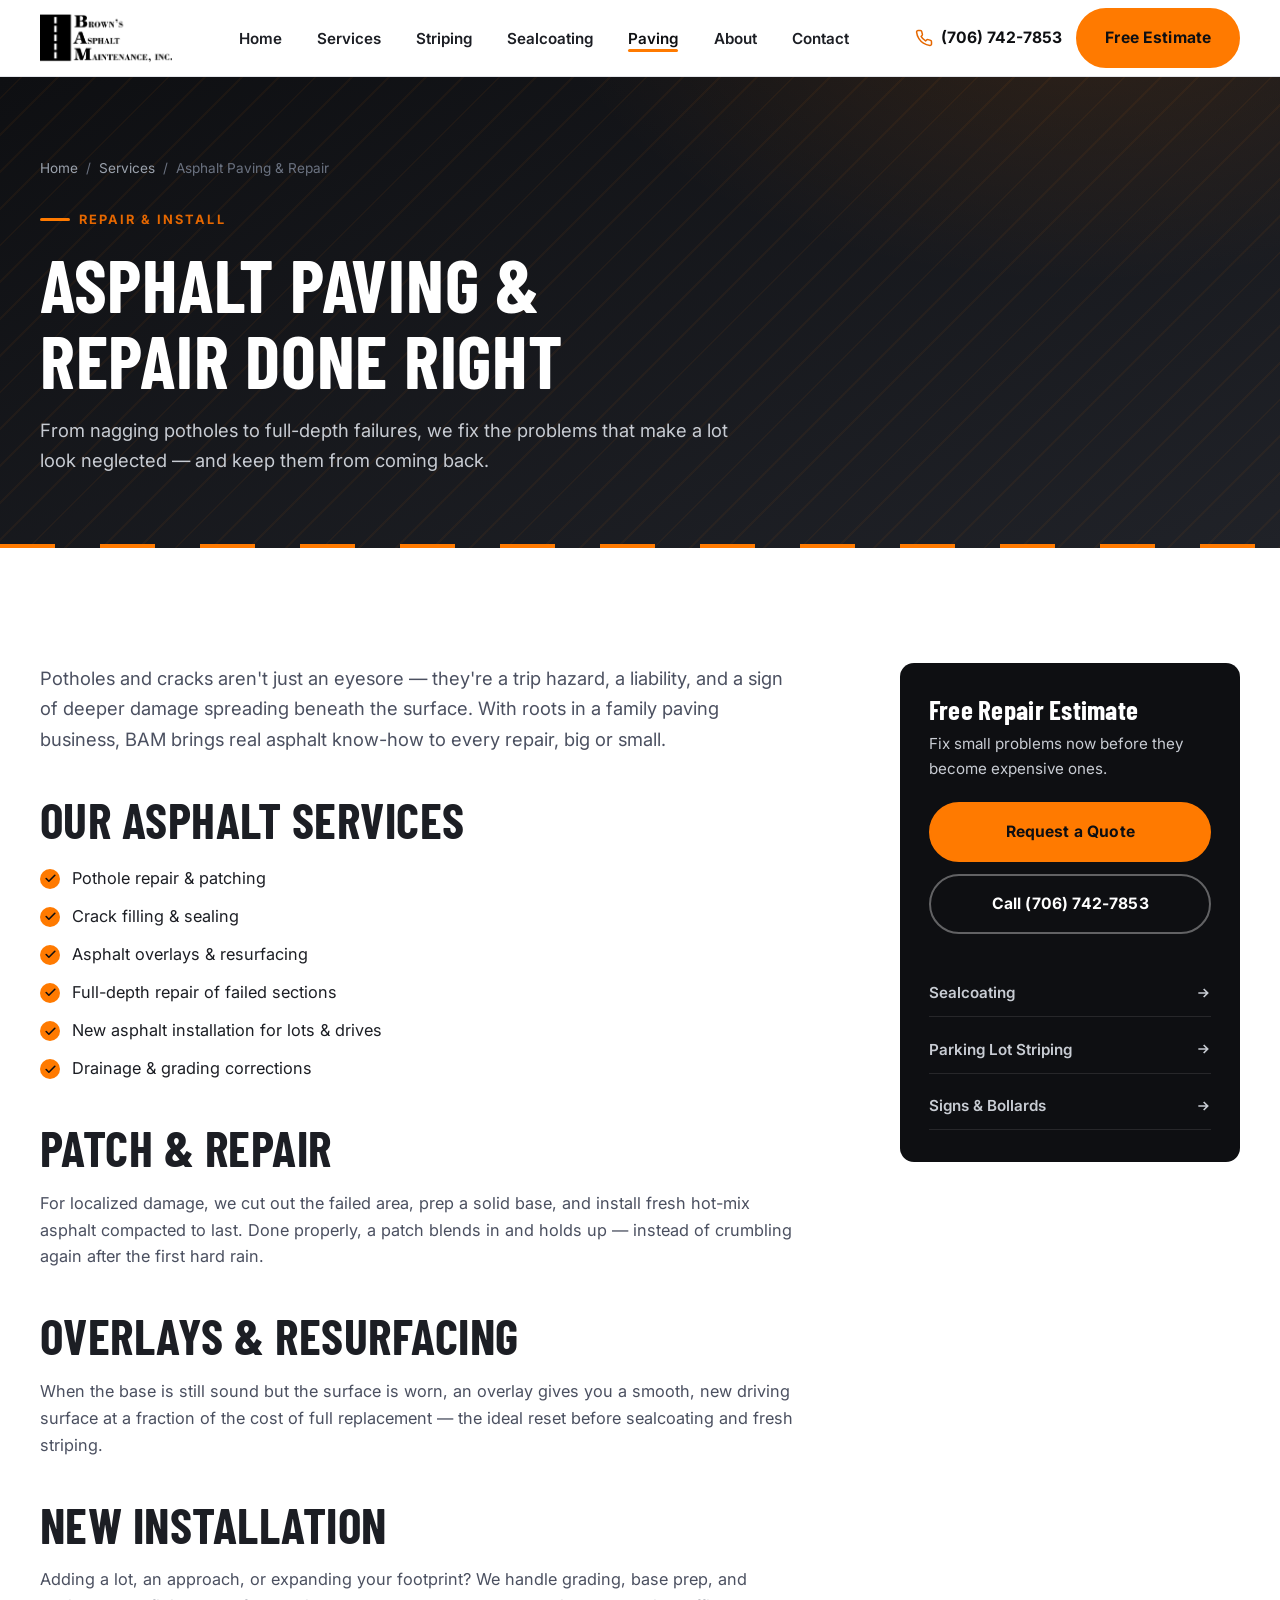
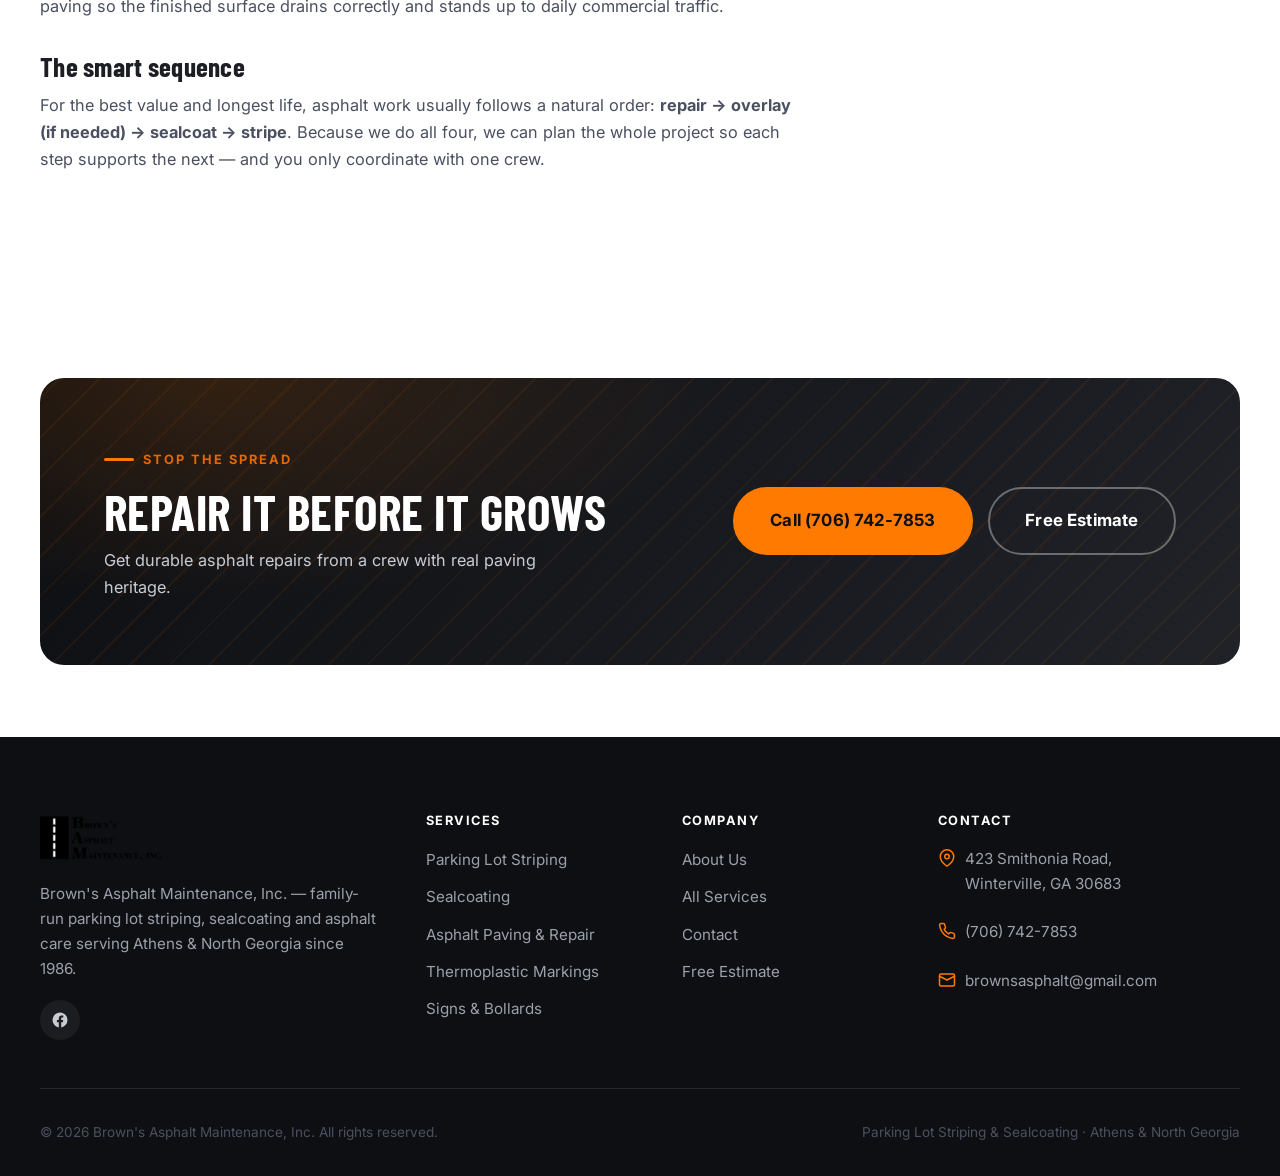
<file: asphalt-paving.html>
<!DOCTYPE html>
<html lang="en">
<head>
  <meta charset="UTF-8" />
  <meta name="viewport" content="width=device-width, initial-scale=1.0" />
  <title>Asphalt Paving & Repair in Athens & North Georgia | BAM Striping</title>
  <meta name="description" content="Asphalt paving, pothole patching, crack filling & overlays from Brown's Asphalt Maintenance. Fix damage before it spreads. Serving Athens & North Georgia. Free estimates — call (706) 742-7853." />
  <meta name="robots" content="index, follow, max-image-preview:large" />
  <meta name="theme-color" content="#0e0f12" />
  <link rel="canonical" href="https://www.bamstriping.com/asphalt-paving.html" />
  <meta property="og:type" content="website" />
  <meta property="og:title" content="Asphalt Paving & Repair in Athens & North Georgia | BAM Striping" />
  <meta property="og:description" content="Pothole patching, crack filling, overlays and new asphalt installation across North Georgia. Free estimates." />
  <meta property="og:url" content="https://www.bamstriping.com/asphalt-paving.html" />
  <meta property="og:image" content="https://www.bamstriping.com/images/og-cover.jpg" />
  <link rel="icon" href="assets/favicon.ico" sizes="any" />
  <link rel="icon" type="image/png" sizes="32x32" href="assets/favicon-32x32.png" />
  <link rel="icon" type="image/png" sizes="16x16" href="assets/favicon-16x16.png" />
  <link rel="apple-touch-icon" sizes="180x180" href="assets/apple-touch-icon.png" />
  <link rel="manifest" href="site.webmanifest" />
  <link rel="preconnect" href="https://fonts.googleapis.com" />
  <link rel="preconnect" href="https://fonts.gstatic.com" crossorigin />
  <link href="https://fonts.googleapis.com/css2?family=Barlow+Condensed:wght@600;700&family=Inter:wght@400;500;600;700&display=swap" rel="stylesheet" />
  <link rel="stylesheet" href="css/styles.css" />
  <script type="application/ld+json">
  {
    "@context": "https://schema.org",
    "@type": "Service",
    "serviceType": "Asphalt Paving and Repair",
    "name": "Asphalt Paving & Repair",
    "provider": { "@type": "GeneralContractor", "name": "Brown's Asphalt Maintenance, Inc.", "telephone": "+1-706-742-7853" },
    "areaServed": { "@type": "AdministrativeArea", "name": "North Georgia" },
    "url": "https://www.bamstriping.com/asphalt-paving.html",
    "description": "Asphalt pothole repair, crack filling, overlays and new pavement installation for commercial properties across Athens and North Georgia."
  }
  </script>
  <script type="application/ld+json">
  {
    "@context": "https://schema.org",
    "@type": "BreadcrumbList",
    "itemListElement": [
      { "@type": "ListItem", "position": 1, "name": "Home", "item": "https://www.bamstriping.com/" },
      { "@type": "ListItem", "position": 2, "name": "Services", "item": "https://www.bamstriping.com/services.html" },
      { "@type": "ListItem", "position": 3, "name": "Asphalt Paving & Repair", "item": "https://www.bamstriping.com/asphalt-paving.html" }
    ]
  }
  </script>
</head>
<body>
  <a class="skip-link" href="#main">Skip to content</a>

  <header class="site-header">
    <div class="container">
      <nav class="nav" aria-label="Primary">
        <a class="brand" href="index.html" aria-label="Brown's Asphalt Maintenance home"><img class="brand__logo-img" src="assets/logo.png" alt="Brown's Asphalt Maintenance — BAM Striping" /></a>
        <ul class="nav__menu" id="nav-menu">
          <li><a class="nav__link" href="index.html">Home</a></li>
          <li><a class="nav__link" href="services.html">Services</a></li>
          <li><a class="nav__link" href="parking-lot-striping.html">Striping</a></li>
          <li><a class="nav__link" href="sealcoating.html">Sealcoating</a></li>
          <li><a class="nav__link is-active" href="asphalt-paving.html">Paving</a></li>
          <li><a class="nav__link" href="about.html">About</a></li>
          <li><a class="nav__link" href="contact.html">Contact</a></li>
        </ul>
        <div class="nav__cta">
          <a class="nav__phone" href="tel:+17067427853"><svg viewBox="0 0 24 24" fill="none" stroke="currentColor" stroke-width="2" stroke-linecap="round" stroke-linejoin="round" aria-hidden="true"><path d="M22 16.92v3a2 2 0 0 1-2.18 2 19.79 19.79 0 0 1-8.63-3.07 19.5 19.5 0 0 1-6-6 19.79 19.79 0 0 1-3.07-8.67A2 2 0 0 1 4.11 2h3a2 2 0 0 1 2 1.72c.13.96.36 1.9.7 2.81a2 2 0 0 1-.45 2.11L8.09 9.91a16 16 0 0 0 6 6l1.27-1.27a2 2 0 0 1 2.11-.45c.9.34 1.85.57 2.81.7A2 2 0 0 1 22 16.92z"/></svg><span class="nav__phone-label">(706) 742-7853</span></a>
          <a class="btn" href="contact.html">Free Estimate</a>
          <button class="nav__toggle" aria-label="Open menu" aria-controls="nav-menu" aria-expanded="false"><span></span><span></span><span></span></button>
        </div>
      </nav>
    </div>
  </header>

  <main id="main">
    <section class="page-hero">
      <div class="container">
        <nav class="breadcrumbs" aria-label="Breadcrumb"><a href="index.html">Home</a><span>/</span><a href="services.html">Services</a><span>/</span><span>Asphalt Paving &amp; Repair</span></nav>
        <span class="kicker">Repair &amp; Install</span>
        <h1>Asphalt Paving &amp; Repair Done Right</h1>
        <p>From nagging potholes to full-depth failures, we fix the problems that make a lot look neglected — and keep them from coming back.</p>
      </div>
    </section>

    <section class="section">
      <div class="container">
        <div class="service-layout">
          <div class="prose reveal">
            <p class="lead">Potholes and cracks aren't just an eyesore — they're a trip hazard, a liability, and a sign of deeper damage spreading beneath the surface. With roots in a family paving business, BAM brings real asphalt know-how to every repair, big or small.</p>

            <h2>Our Asphalt Services</h2>
            <ul class="check">
              <li>Pothole repair &amp; patching</li>
              <li>Crack filling &amp; sealing</li>
              <li>Asphalt overlays &amp; resurfacing</li>
              <li>Full-depth repair of failed sections</li>
              <li>New asphalt installation for lots &amp; drives</li>
              <li>Drainage &amp; grading corrections</li>
            </ul>

            <h2>Patch &amp; Repair</h2>
            <p>For localized damage, we cut out the failed area, prep a solid base, and install fresh hot-mix asphalt compacted to last. Done properly, a patch blends in and holds up — instead of crumbling again after the first hard rain.</p>

            <h2>Overlays &amp; Resurfacing</h2>
            <p>When the base is still sound but the surface is worn, an overlay gives you a smooth, new driving surface at a fraction of the cost of full replacement — the ideal reset before sealcoating and fresh striping.</p>

            <h2>New Installation</h2>
            <p>Adding a lot, an approach, or expanding your footprint? We handle grading, base prep, and paving so the finished surface drains correctly and stands up to daily commercial traffic.</p>

            <h3>The smart sequence</h3>
            <p>For the best value and longest life, asphalt work usually follows a natural order: <strong>repair → overlay (if needed) → sealcoat → stripe</strong>. Because we do all four, we can plan the whole project so each step supports the next — and you only coordinate with one crew.</p>
          </div>

          <aside>
            <div class="sidebar-card reveal">
              <h3>Free Repair Estimate</h3>
              <p>Fix small problems now before they become expensive ones.</p>
              <a class="btn" href="contact.html">Request a Quote</a>
              <a class="btn btn--ghost" href="tel:+17067427853">Call (706) 742-7853</a>
              <div class="sidebar-list">
                <a href="sealcoating.html">Sealcoating <svg viewBox="0 0 24 24" fill="none" stroke="currentColor" stroke-width="2.5" aria-hidden="true"><path d="M5 12h14M13 6l6 6-6 6"/></svg></a>
                <a href="parking-lot-striping.html">Parking Lot Striping <svg viewBox="0 0 24 24" fill="none" stroke="currentColor" stroke-width="2.5" aria-hidden="true"><path d="M5 12h14M13 6l6 6-6 6"/></svg></a>
                <a href="services.html#signage">Signs &amp; Bollards <svg viewBox="0 0 24 24" fill="none" stroke="currentColor" stroke-width="2.5" aria-hidden="true"><path d="M5 12h14M13 6l6 6-6 6"/></svg></a>
              </div>
            </div>
          </aside>
        </div>
      </div>
    </section>

    <section class="section section--tight">
      <div class="container">
        <div class="cta-band reveal">
          <div class="cta-band__inner">
            <div><span class="kicker">Stop the Spread</span><h2>Repair It Before It Grows</h2><p>Get durable asphalt repairs from a crew with real paving heritage.</p></div>
            <div class="cta-band__actions"><a class="btn btn--lg" href="tel:+17067427853">Call (706) 742-7853</a><a class="btn btn--ghost btn--lg" href="contact.html">Free Estimate</a></div>
          </div>
        </div>
      </div>
    </section>
  </main>

  <footer class="site-footer">
    <div class="container">
      <div class="footer-grid">
        <div class="footer-about">
          <a class="brand" href="index.html" aria-label="Brown's Asphalt Maintenance home"><img class="brand__logo-img" src="assets/logo.png" alt="Brown's Asphalt Maintenance — BAM Striping" /></a>
          <p>Brown's Asphalt Maintenance, Inc. — family-run parking lot striping, sealcoating and asphalt care serving Athens &amp; North Georgia since 1986.</p>
          <div class="footer-social"><a href="https://www.facebook.com/BAMstriping/" aria-label="Facebook" rel="noopener" target="_blank"><svg viewBox="0 0 24 24" fill="currentColor" aria-hidden="true"><path d="M22 12a10 10 0 1 0-11.6 9.9v-7H7.9V12h2.5V9.8c0-2.5 1.5-3.9 3.8-3.9 1.1 0 2.2.2 2.2.2v2.5h-1.2c-1.2 0-1.6.8-1.6 1.6V12h2.7l-.4 2.9h-2.3v7A10 10 0 0 0 22 12z"/></svg></a></div>
        </div>
        <div class="footer-col"><h4>Services</h4><ul><li><a href="parking-lot-striping.html">Parking Lot Striping</a></li><li><a href="sealcoating.html">Sealcoating</a></li><li><a href="asphalt-paving.html">Asphalt Paving &amp; Repair</a></li><li><a href="services.html#thermoplastic">Thermoplastic Markings</a></li><li><a href="services.html#signage">Signs &amp; Bollards</a></li></ul></div>
        <div class="footer-col"><h4>Company</h4><ul><li><a href="about.html">About Us</a></li><li><a href="services.html">All Services</a></li><li><a href="contact.html">Contact</a></li><li><a href="contact.html">Free Estimate</a></li></ul></div>
        <div class="footer-col"><h4>Contact</h4><ul class="footer-contact"><li><svg viewBox="0 0 24 24" fill="none" stroke="currentColor" stroke-width="2" stroke-linecap="round" stroke-linejoin="round" aria-hidden="true"><path d="M21 10c0 7-9 13-9 13s-9-6-9-13a9 9 0 0 1 18 0z"/><circle cx="12" cy="10" r="3"/></svg><span>423 Smithonia Road,<br>Winterville, GA 30683</span></li><li><svg viewBox="0 0 24 24" fill="none" stroke="currentColor" stroke-width="2" stroke-linecap="round" stroke-linejoin="round" aria-hidden="true"><path d="M22 16.92v3a2 2 0 0 1-2.18 2 19.79 19.79 0 0 1-8.63-3.07 19.5 19.5 0 0 1-6-6 19.79 19.79 0 0 1-3.07-8.67A2 2 0 0 1 4.11 2h3a2 2 0 0 1 2 1.72c.13.96.36 1.9.7 2.81a2 2 0 0 1-.45 2.11L8.09 9.91a16 16 0 0 0 6 6l1.27-1.27a2 2 0 0 1 2.11-.45c.9.34 1.85.57 2.81.7A2 2 0 0 1 22 16.92z"/></svg><a href="tel:+17067427853">(706) 742-7853</a></li><li><svg viewBox="0 0 24 24" fill="none" stroke="currentColor" stroke-width="2" stroke-linecap="round" stroke-linejoin="round" aria-hidden="true"><rect x="2" y="4" width="20" height="16" rx="2"/><path d="m22 7-10 5L2 7"/></svg><a href="mailto:brownsasphalt@gmail.com">brownsasphalt@gmail.com</a></li></ul></div>
      </div>
      <div class="footer-bottom"><p>&copy; <span data-year>2026</span> Brown's Asphalt Maintenance, Inc. All rights reserved.</p><p>Parking Lot Striping &amp; Sealcoating · Athens &amp; North Georgia</p></div>
    </div>
  </footer>

  <a class="fab-call" href="tel:+17067427853" aria-label="Call BAM Striping"><svg viewBox="0 0 24 24" fill="none" stroke="currentColor" stroke-width="2" stroke-linecap="round" stroke-linejoin="round" aria-hidden="true"><path d="M22 16.92v3a2 2 0 0 1-2.18 2 19.79 19.79 0 0 1-8.63-3.07 19.5 19.5 0 0 1-6-6 19.79 19.79 0 0 1-3.07-8.67A2 2 0 0 1 4.11 2h3a2 2 0 0 1 2 1.72c.13.96.36 1.9.7 2.81a2 2 0 0 1-.45 2.11L8.09 9.91a16 16 0 0 0 6 6l1.27-1.27a2 2 0 0 1 2.11-.45c.9.34 1.85.57 2.81.7A2 2 0 0 1 22 16.92z"/></svg>Call Now</a>
  <script src="js/main.js" defer></script>
</body>
</html>
</file>
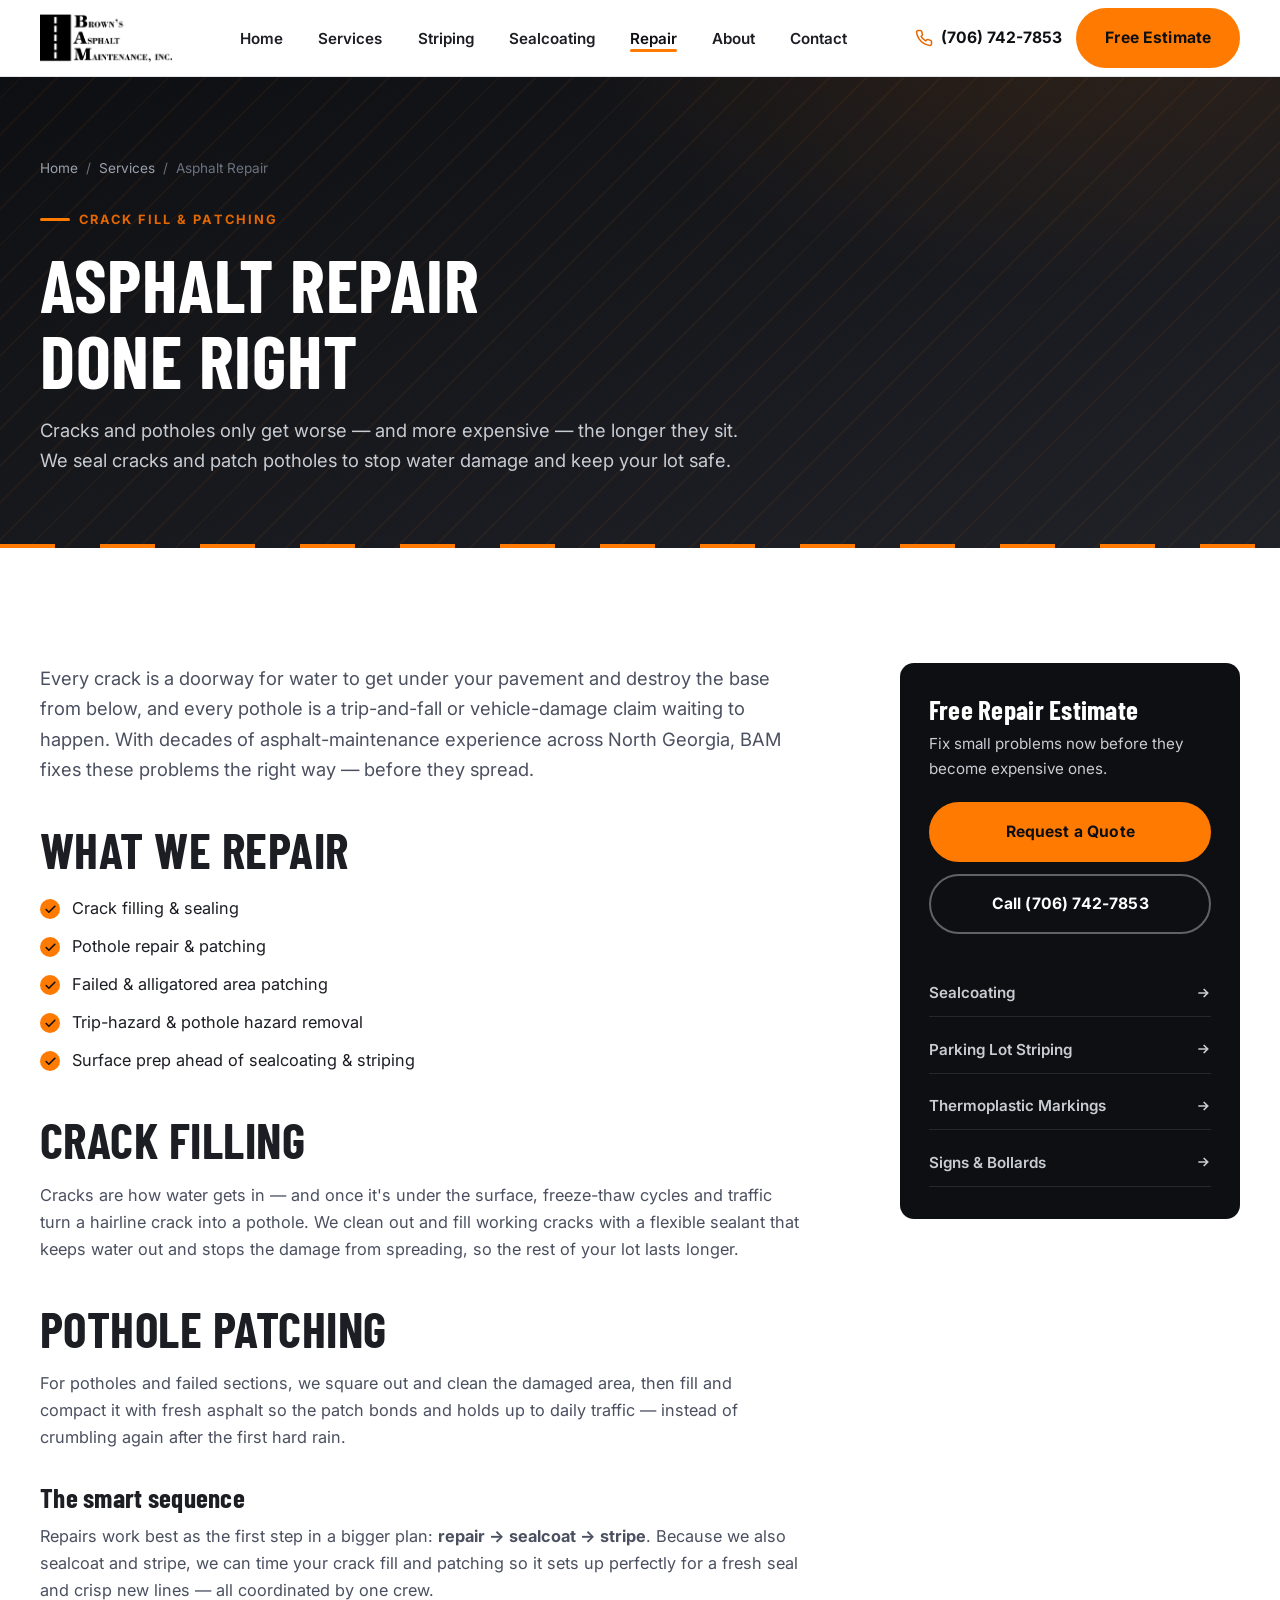
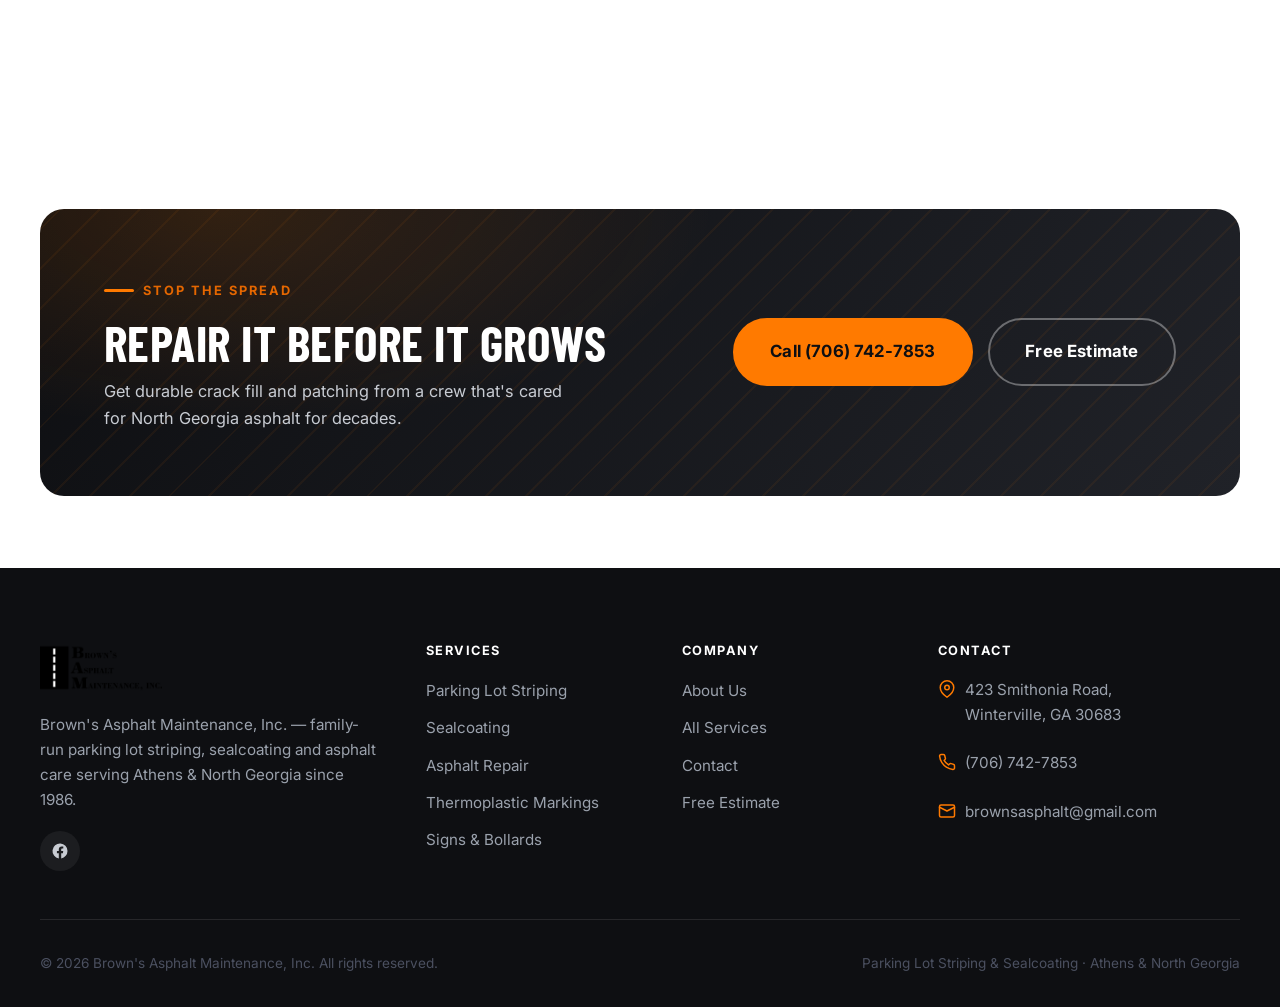
<file: asphalt-repair.html>
<!DOCTYPE html>
<html lang="en">
<head>
  <meta charset="UTF-8" />
  <meta name="viewport" content="width=device-width, initial-scale=1.0" />
  <title>Asphalt Repair — Crack Fill & Patching in Athens & North Georgia | BAM Striping</title>
  <meta name="description" content="Asphalt crack filling and pothole patching from Brown's Asphalt Maintenance. Seal cracks and fix potholes before they spread across Athens & North Georgia. Free estimates — call (706) 742-7853." />
  <meta name="robots" content="index, follow, max-image-preview:large" />
  <meta name="theme-color" content="#0e0f12" />
  <link rel="canonical" href="https://www.bamstriping.com/asphalt-repair.html" />
  <meta property="og:type" content="website" />
  <meta property="og:title" content="Asphalt Repair — Crack Fill & Patching in North Georgia | BAM Striping" />
  <meta property="og:description" content="Crack filling and pothole patching that stops water damage before it spreads. Serving Athens & North Georgia. Free estimates." />
  <meta property="og:url" content="https://www.bamstriping.com/asphalt-repair.html" />
  <meta property="og:image" content="https://www.bamstriping.com/images/og-cover.jpg" />
  <link rel="icon" href="assets/favicon.ico" sizes="any" />
  <link rel="icon" type="image/png" sizes="32x32" href="assets/favicon-32x32.png" />
  <link rel="icon" type="image/png" sizes="16x16" href="assets/favicon-16x16.png" />
  <link rel="apple-touch-icon" sizes="180x180" href="assets/apple-touch-icon.png" />
  <link rel="manifest" href="site.webmanifest" />
  <link rel="preconnect" href="https://fonts.googleapis.com" />
  <link rel="preconnect" href="https://fonts.gstatic.com" crossorigin />
  <link href="https://fonts.googleapis.com/css2?family=Barlow+Condensed:wght@600;700&family=Inter:wght@400;500;600;700&display=swap" rel="stylesheet" />
  <link rel="stylesheet" href="css/styles.css" />
  <script type="application/ld+json">
  {
    "@context": "https://schema.org",
    "@type": "Service",
    "serviceType": "Asphalt Repair",
    "name": "Asphalt Repair — Crack Fill & Patching",
    "provider": { "@type": "GeneralContractor", "name": "Brown's Asphalt Maintenance, Inc.", "telephone": "+1-706-742-7853" },
    "areaServed": { "@type": "AdministrativeArea", "name": "North Georgia" },
    "url": "https://www.bamstriping.com/asphalt-repair.html",
    "description": "Asphalt crack filling and pothole patching for commercial properties across Athens and North Georgia — sealing cracks and repairing potholes to stop water damage and remove trip hazards."
  }
  </script>
  <script type="application/ld+json">
  {
    "@context": "https://schema.org",
    "@type": "BreadcrumbList",
    "itemListElement": [
      { "@type": "ListItem", "position": 1, "name": "Home", "item": "https://www.bamstriping.com/" },
      { "@type": "ListItem", "position": 2, "name": "Services", "item": "https://www.bamstriping.com/services.html" },
      { "@type": "ListItem", "position": 3, "name": "Asphalt Repair", "item": "https://www.bamstriping.com/asphalt-repair.html" }
    ]
  }
  </script>
</head>
<body>
  <a class="skip-link" href="#main">Skip to content</a>

  <header class="site-header">
    <div class="container">
      <nav class="nav" aria-label="Primary">
        <a class="brand" href="index.html" aria-label="Brown's Asphalt Maintenance home"><img class="brand__logo-img" src="assets/logo.png" alt="Brown's Asphalt Maintenance — BAM Striping" /></a>
        <ul class="nav__menu" id="nav-menu">
          <li><a class="nav__link" href="index.html">Home</a></li>
          <li><a class="nav__link" href="services.html">Services</a></li>
          <li><a class="nav__link" href="parking-lot-striping.html">Striping</a></li>
          <li><a class="nav__link" href="sealcoating.html">Sealcoating</a></li>
          <li><a class="nav__link is-active" href="asphalt-repair.html">Repair</a></li>
          <li><a class="nav__link" href="about.html">About</a></li>
          <li><a class="nav__link" href="contact.html">Contact</a></li>
        </ul>
        <div class="nav__cta">
          <a class="nav__phone" href="tel:+17067427853"><svg viewBox="0 0 24 24" fill="none" stroke="currentColor" stroke-width="2" stroke-linecap="round" stroke-linejoin="round" aria-hidden="true"><path d="M22 16.92v3a2 2 0 0 1-2.18 2 19.79 19.79 0 0 1-8.63-3.07 19.5 19.5 0 0 1-6-6 19.79 19.79 0 0 1-3.07-8.67A2 2 0 0 1 4.11 2h3a2 2 0 0 1 2 1.72c.13.96.36 1.9.7 2.81a2 2 0 0 1-.45 2.11L8.09 9.91a16 16 0 0 0 6 6l1.27-1.27a2 2 0 0 1 2.11-.45c.9.34 1.85.57 2.81.7A2 2 0 0 1 22 16.92z"/></svg><span class="nav__phone-label">(706) 742-7853</span></a>
          <a class="btn" href="contact.html">Free Estimate</a>
          <button class="nav__toggle" aria-label="Open menu" aria-controls="nav-menu" aria-expanded="false"><span></span><span></span><span></span></button>
        </div>
      </nav>
    </div>
  </header>

  <main id="main">
    <section class="page-hero">
      <div class="container">
        <nav class="breadcrumbs" aria-label="Breadcrumb"><a href="index.html">Home</a><span>/</span><a href="services.html">Services</a><span>/</span><span>Asphalt Repair</span></nav>
        <span class="kicker">Crack Fill &amp; Patching</span>
        <h1>Asphalt Repair Done Right</h1>
        <p>Cracks and potholes only get worse — and more expensive — the longer they sit. We seal cracks and patch potholes to stop water damage and keep your lot safe.</p>
      </div>
    </section>

    <section class="section">
      <div class="container">
        <div class="service-layout">
          <div class="prose reveal">
            <p class="lead">Every crack is a doorway for water to get under your pavement and destroy the base from below, and every pothole is a trip-and-fall or vehicle-damage claim waiting to happen. With decades of asphalt-maintenance experience across North Georgia, BAM fixes these problems the right way — before they spread.</p>

            <h2>What We Repair</h2>
            <ul class="check">
              <li>Crack filling &amp; sealing</li>
              <li>Pothole repair &amp; patching</li>
              <li>Failed &amp; alligatored area patching</li>
              <li>Trip-hazard &amp; pothole hazard removal</li>
              <li>Surface prep ahead of sealcoating &amp; striping</li>
            </ul>

            <h2>Crack Filling</h2>
            <p>Cracks are how water gets in — and once it's under the surface, freeze-thaw cycles and traffic turn a hairline crack into a pothole. We clean out and fill working cracks with a flexible sealant that keeps water out and stops the damage from spreading, so the rest of your lot lasts longer.</p>

            <h2>Pothole Patching</h2>
            <p>For potholes and failed sections, we square out and clean the damaged area, then fill and compact it with fresh asphalt so the patch bonds and holds up to daily traffic — instead of crumbling again after the first hard rain.</p>

            <h3>The smart sequence</h3>
            <p>Repairs work best as the first step in a bigger plan: <strong>repair → sealcoat → stripe</strong>. Because we also sealcoat and stripe, we can time your crack fill and patching so it sets up perfectly for a fresh seal and crisp new lines — all coordinated by one crew.</p>
          </div>

          <aside>
            <div class="sidebar-card reveal">
              <h3>Free Repair Estimate</h3>
              <p>Fix small problems now before they become expensive ones.</p>
              <a class="btn" href="contact.html">Request a Quote</a>
              <a class="btn btn--ghost" href="tel:+17067427853">Call (706) 742-7853</a>
              <div class="sidebar-list">
                <a href="sealcoating.html">Sealcoating <svg viewBox="0 0 24 24" fill="none" stroke="currentColor" stroke-width="2.5" aria-hidden="true"><path d="M5 12h14M13 6l6 6-6 6"/></svg></a>
                <a href="parking-lot-striping.html">Parking Lot Striping <svg viewBox="0 0 24 24" fill="none" stroke="currentColor" stroke-width="2.5" aria-hidden="true"><path d="M5 12h14M13 6l6 6-6 6"/></svg></a>
                <a href="services.html#thermoplastic">Thermoplastic Markings <svg viewBox="0 0 24 24" fill="none" stroke="currentColor" stroke-width="2.5" aria-hidden="true"><path d="M5 12h14M13 6l6 6-6 6"/></svg></a>
                <a href="services.html#signage">Signs &amp; Bollards <svg viewBox="0 0 24 24" fill="none" stroke="currentColor" stroke-width="2.5" aria-hidden="true"><path d="M5 12h14M13 6l6 6-6 6"/></svg></a>
              </div>
            </div>
          </aside>
        </div>
      </div>
    </section>

    <section class="section section--tight">
      <div class="container">
        <div class="cta-band reveal">
          <div class="cta-band__inner">
            <div><span class="kicker">Stop the Spread</span><h2>Repair It Before It Grows</h2><p>Get durable crack fill and patching from a crew that's cared for North Georgia asphalt for decades.</p></div>
            <div class="cta-band__actions"><a class="btn btn--lg" href="tel:+17067427853">Call (706) 742-7853</a><a class="btn btn--ghost btn--lg" href="contact.html">Free Estimate</a></div>
          </div>
        </div>
      </div>
    </section>
  </main>

  <footer class="site-footer">
    <div class="container">
      <div class="footer-grid">
        <div class="footer-about">
          <a class="brand" href="index.html" aria-label="Brown's Asphalt Maintenance home"><img class="brand__logo-img" src="assets/logo.png" alt="Brown's Asphalt Maintenance — BAM Striping" /></a>
          <p>Brown's Asphalt Maintenance, Inc. — family-run parking lot striping, sealcoating and asphalt care serving Athens &amp; North Georgia since 1986.</p>
          <div class="footer-social"><a href="https://www.facebook.com/BAMstriping/" aria-label="Facebook" rel="noopener" target="_blank"><svg viewBox="0 0 24 24" fill="currentColor" aria-hidden="true"><path d="M22 12a10 10 0 1 0-11.6 9.9v-7H7.9V12h2.5V9.8c0-2.5 1.5-3.9 3.8-3.9 1.1 0 2.2.2 2.2.2v2.5h-1.2c-1.2 0-1.6.8-1.6 1.6V12h2.7l-.4 2.9h-2.3v7A10 10 0 0 0 22 12z"/></svg></a></div>
        </div>
        <div class="footer-col"><h4>Services</h4><ul><li><a href="parking-lot-striping.html">Parking Lot Striping</a></li><li><a href="sealcoating.html">Sealcoating</a></li><li><a href="asphalt-repair.html">Asphalt Repair</a></li><li><a href="services.html#thermoplastic">Thermoplastic Markings</a></li><li><a href="services.html#signage">Signs &amp; Bollards</a></li></ul></div>
        <div class="footer-col"><h4>Company</h4><ul><li><a href="about.html">About Us</a></li><li><a href="services.html">All Services</a></li><li><a href="contact.html">Contact</a></li><li><a href="contact.html">Free Estimate</a></li></ul></div>
        <div class="footer-col"><h4>Contact</h4><ul class="footer-contact"><li><svg viewBox="0 0 24 24" fill="none" stroke="currentColor" stroke-width="2" stroke-linecap="round" stroke-linejoin="round" aria-hidden="true"><path d="M21 10c0 7-9 13-9 13s-9-6-9-13a9 9 0 0 1 18 0z"/><circle cx="12" cy="10" r="3"/></svg><span>423 Smithonia Road,<br>Winterville, GA 30683</span></li><li><svg viewBox="0 0 24 24" fill="none" stroke="currentColor" stroke-width="2" stroke-linecap="round" stroke-linejoin="round" aria-hidden="true"><path d="M22 16.92v3a2 2 0 0 1-2.18 2 19.79 19.79 0 0 1-8.63-3.07 19.5 19.5 0 0 1-6-6 19.79 19.79 0 0 1-3.07-8.67A2 2 0 0 1 4.11 2h3a2 2 0 0 1 2 1.72c.13.96.36 1.9.7 2.81a2 2 0 0 1-.45 2.11L8.09 9.91a16 16 0 0 0 6 6l1.27-1.27a2 2 0 0 1 2.11-.45c.9.34 1.85.57 2.81.7A2 2 0 0 1 22 16.92z"/></svg><a href="tel:+17067427853">(706) 742-7853</a></li><li><svg viewBox="0 0 24 24" fill="none" stroke="currentColor" stroke-width="2" stroke-linecap="round" stroke-linejoin="round" aria-hidden="true"><rect x="2" y="4" width="20" height="16" rx="2"/><path d="m22 7-10 5L2 7"/></svg><a href="mailto:brownsasphalt@gmail.com">brownsasphalt@gmail.com</a></li></ul></div>
      </div>
      <div class="footer-bottom"><p>&copy; <span data-year>2026</span> Brown's Asphalt Maintenance, Inc. All rights reserved.</p><p>Parking Lot Striping &amp; Sealcoating · Athens &amp; North Georgia</p></div>
    </div>
  </footer>

  <a class="fab-call" href="tel:+17067427853" aria-label="Call BAM Striping"><svg viewBox="0 0 24 24" fill="none" stroke="currentColor" stroke-width="2" stroke-linecap="round" stroke-linejoin="round" aria-hidden="true"><path d="M22 16.92v3a2 2 0 0 1-2.18 2 19.79 19.79 0 0 1-8.63-3.07 19.5 19.5 0 0 1-6-6 19.79 19.79 0 0 1-3.07-8.67A2 2 0 0 1 4.11 2h3a2 2 0 0 1 2 1.72c.13.96.36 1.9.7 2.81a2 2 0 0 1-.45 2.11L8.09 9.91a16 16 0 0 0 6 6l1.27-1.27a2 2 0 0 1 2.11-.45c.9.34 1.85.57 2.81.7A2 2 0 0 1 22 16.92z"/></svg>Call Now</a>
  <script src="js/main.js" defer></script>
</body>
</html>
</file>
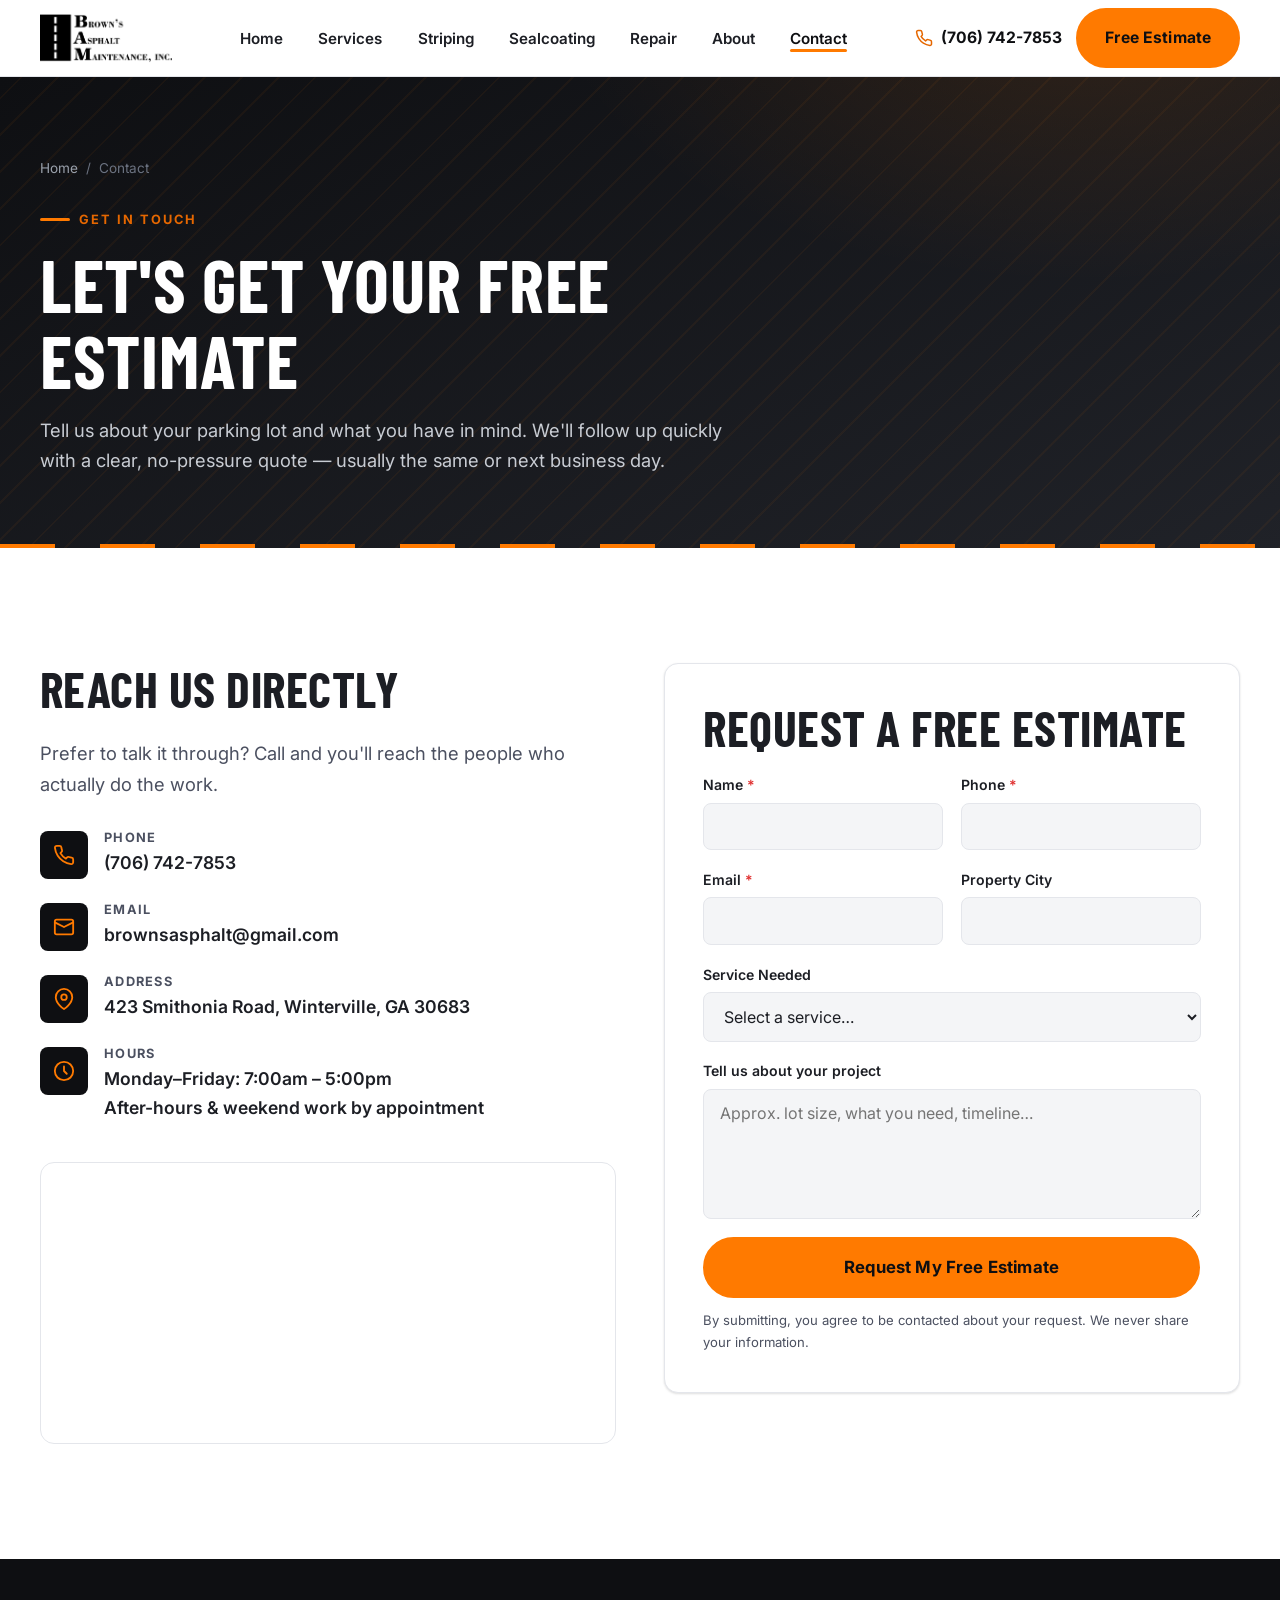
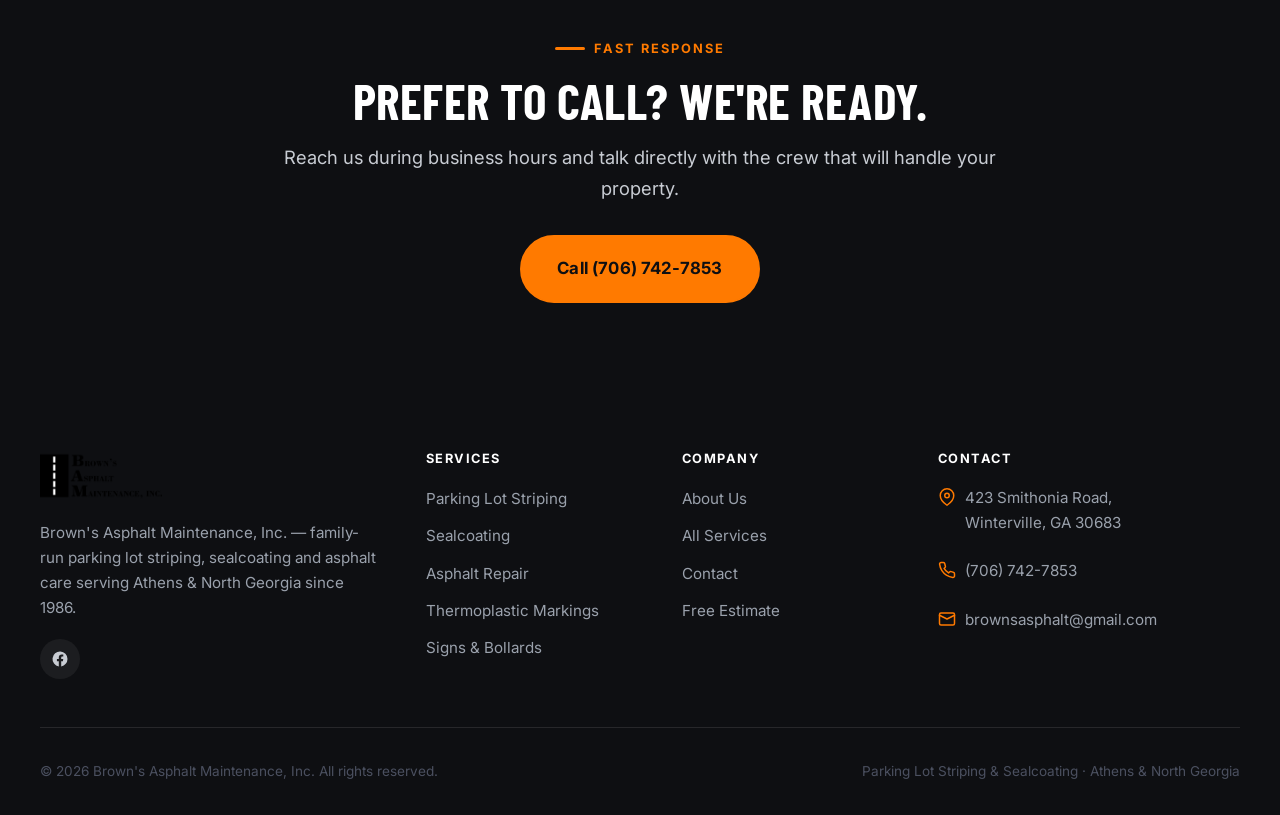
<file: contact.html>
<!DOCTYPE html>
<html lang="en">
<head>
  <meta charset="UTF-8" />
  <meta name="viewport" content="width=device-width, initial-scale=1.0" />
  <title>Contact BAM Striping | Free Parking Lot Estimate in North Georgia</title>
  <meta name="description" content="Request a free parking lot striping, sealcoating or asphalt estimate from Brown's Asphalt Maintenance. Serving Athens & North Georgia. Call (706) 742-7853 or message us online." />
  <meta name="robots" content="index, follow, max-image-preview:large" />
  <meta name="theme-color" content="#0e0f12" />
  <link rel="canonical" href="https://www.bamstriping.com/contact.html" />

  <meta property="og:type" content="website" />
  <meta property="og:title" content="Contact BAM Striping | Free Estimate in North Georgia" />
  <meta property="og:description" content="Free, no-obligation estimates for commercial parking lot striping, sealcoating and asphalt work across North Georgia." />
  <meta property="og:url" content="https://www.bamstriping.com/contact.html" />
  <meta property="og:image" content="https://www.bamstriping.com/images/og-cover.jpg" />

  <link rel="icon" href="assets/favicon.ico" sizes="any" />
  <link rel="icon" type="image/png" sizes="32x32" href="assets/favicon-32x32.png" />
  <link rel="icon" type="image/png" sizes="16x16" href="assets/favicon-16x16.png" />
  <link rel="apple-touch-icon" sizes="180x180" href="assets/apple-touch-icon.png" />
  <link rel="manifest" href="site.webmanifest" />
  <link rel="preconnect" href="https://fonts.googleapis.com" />
  <link rel="preconnect" href="https://fonts.gstatic.com" crossorigin />
  <link href="https://fonts.googleapis.com/css2?family=Barlow+Condensed:wght@600;700&family=Inter:wght@400;500;600;700&display=swap" rel="stylesheet" />
  <link rel="stylesheet" href="css/styles.css" />

  <script type="application/ld+json">
  {
    "@context": "https://schema.org",
    "@type": "ContactPage",
    "name": "Contact BAM Striping",
    "url": "https://www.bamstriping.com/contact.html",
    "about": {
      "@type": "GeneralContractor",
      "name": "Brown's Asphalt Maintenance, Inc.",
      "telephone": "+1-706-742-7853",
      "email": "brownsasphalt@gmail.com",
      "address": {
        "@type": "PostalAddress",
        "streetAddress": "423 Smithonia Road",
        "addressLocality": "Winterville",
        "addressRegion": "GA",
        "postalCode": "30683",
        "addressCountry": "US"
      }
    }
  }
  </script>
  <script type="application/ld+json">
  {
    "@context": "https://schema.org",
    "@type": "BreadcrumbList",
    "itemListElement": [
      { "@type": "ListItem", "position": 1, "name": "Home", "item": "https://www.bamstriping.com/" },
      { "@type": "ListItem", "position": 2, "name": "Contact", "item": "https://www.bamstriping.com/contact.html" }
    ]
  }
  </script>
</head>
<body>
  <a class="skip-link" href="#main">Skip to content</a>

  <header class="site-header">
    <div class="container">
      <nav class="nav" aria-label="Primary">
        <a class="brand" href="index.html" aria-label="Brown's Asphalt Maintenance home"><img class="brand__logo-img" src="assets/logo.png" alt="Brown's Asphalt Maintenance — BAM Striping" /></a>
        <ul class="nav__menu" id="nav-menu">
          <li><a class="nav__link" href="index.html">Home</a></li>
          <li><a class="nav__link" href="services.html">Services</a></li>
          <li><a class="nav__link" href="parking-lot-striping.html">Striping</a></li>
          <li><a class="nav__link" href="sealcoating.html">Sealcoating</a></li>
          <li><a class="nav__link" href="asphalt-repair.html">Repair</a></li>
          <li><a class="nav__link" href="about.html">About</a></li>
          <li><a class="nav__link is-active" href="contact.html">Contact</a></li>
        </ul>
        <div class="nav__cta">
          <a class="nav__phone" href="tel:+17067427853"><svg viewBox="0 0 24 24" fill="none" stroke="currentColor" stroke-width="2" stroke-linecap="round" stroke-linejoin="round" aria-hidden="true"><path d="M22 16.92v3a2 2 0 0 1-2.18 2 19.79 19.79 0 0 1-8.63-3.07 19.5 19.5 0 0 1-6-6 19.79 19.79 0 0 1-3.07-8.67A2 2 0 0 1 4.11 2h3a2 2 0 0 1 2 1.72c.13.96.36 1.9.7 2.81a2 2 0 0 1-.45 2.11L8.09 9.91a16 16 0 0 0 6 6l1.27-1.27a2 2 0 0 1 2.11-.45c.9.34 1.85.57 2.81.7A2 2 0 0 1 22 16.92z"/></svg><span class="nav__phone-label">(706) 742-7853</span></a>
          <a class="btn" href="contact.html">Free Estimate</a>
          <button class="nav__toggle" aria-label="Open menu" aria-controls="nav-menu" aria-expanded="false"><span></span><span></span><span></span></button>
        </div>
      </nav>
    </div>
  </header>

  <main id="main">
    <section class="page-hero">
      <div class="container">
        <nav class="breadcrumbs" aria-label="Breadcrumb"><a href="index.html">Home</a><span>/</span><span>Contact</span></nav>
        <span class="kicker">Get In Touch</span>
        <h1>Let's Get Your Free Estimate</h1>
        <p>Tell us about your parking lot and what you have in mind. We'll follow up quickly with a clear, no-pressure quote — usually the same or next business day.</p>
      </div>
    </section>

    <section class="section">
      <div class="container">
        <div class="contact-grid">
          <div class="contact-info reveal">
            <h2>Reach Us Directly</h2>
            <p class="lead" style="margin-bottom:.5rem">Prefer to talk it through? Call and you'll reach the people who actually do the work.</p>

            <div class="contact-line">
              <span class="contact-line__icon"><svg viewBox="0 0 24 24" fill="none" stroke="currentColor" stroke-width="2" stroke-linecap="round" stroke-linejoin="round" aria-hidden="true"><path d="M22 16.92v3a2 2 0 0 1-2.18 2 19.79 19.79 0 0 1-8.63-3.07 19.5 19.5 0 0 1-6-6 19.79 19.79 0 0 1-3.07-8.67A2 2 0 0 1 4.11 2h3a2 2 0 0 1 2 1.72c.13.96.36 1.9.7 2.81a2 2 0 0 1-.45 2.11L8.09 9.91a16 16 0 0 0 6 6l1.27-1.27a2 2 0 0 1 2.11-.45c.9.34 1.85.57 2.81.7A2 2 0 0 1 22 16.92z"/></svg></span>
              <div><h4>Phone</h4><a href="tel:+17067427853">(706) 742-7853</a></div>
            </div>
            <div class="contact-line">
              <span class="contact-line__icon"><svg viewBox="0 0 24 24" fill="none" stroke="currentColor" stroke-width="2" stroke-linecap="round" stroke-linejoin="round" aria-hidden="true"><rect x="2" y="4" width="20" height="16" rx="2"/><path d="m22 7-10 5L2 7"/></svg></span>
              <div><h4>Email</h4><a href="mailto:brownsasphalt@gmail.com">brownsasphalt@gmail.com</a></div>
            </div>
            <div class="contact-line">
              <span class="contact-line__icon"><svg viewBox="0 0 24 24" fill="none" stroke="currentColor" stroke-width="2" stroke-linecap="round" stroke-linejoin="round" aria-hidden="true"><path d="M21 10c0 7-9 13-9 13s-9-6-9-13a9 9 0 0 1 18 0z"/><circle cx="12" cy="10" r="3"/></svg></span>
              <div><h4>Address</h4><p>423 Smithonia Road, Winterville, GA 30683</p></div>
            </div>
            <div class="contact-line">
              <span class="contact-line__icon"><svg viewBox="0 0 24 24" fill="none" stroke="currentColor" stroke-width="2" stroke-linecap="round" stroke-linejoin="round" aria-hidden="true"><circle cx="12" cy="12" r="10"/><path d="M12 7v5l3 3"/></svg></span>
              <div><h4>Hours</h4><p>Monday–Friday: 7:00am – 5:00pm<br>After-hours &amp; weekend work by appointment</p></div>
            </div>

            <div style="margin-top:1rem;border-radius:var(--radius);overflow:hidden;border:1px solid var(--border)">
              <iframe title="Map to Brown's Asphalt Maintenance in Winterville, GA" width="100%" height="280" style="border:0;display:block" loading="lazy" referrerpolicy="no-referrer-when-downgrade" src="https://www.google.com/maps?q=423+Smithonia+Road,+Winterville,+GA+30683&output=embed"></iframe>
            </div>
          </div>

          <div class="reveal">
            <form class="form" data-quote-form novalidate>
              <div class="form__success">Thanks! Your request came through. We'll be in touch shortly with your free estimate.</div>
              <h2 style="margin-bottom:1.2rem">Request a Free Estimate</h2>
              <div class="form__row">
                <div class="field"><label for="name">Name <span class="req">*</span></label><input type="text" id="name" name="name" autocomplete="name" required /></div>
                <div class="field"><label for="phone">Phone <span class="req">*</span></label><input type="tel" id="phone" name="phone" autocomplete="tel" required /></div>
              </div>
              <div class="form__row">
                <div class="field"><label for="email">Email <span class="req">*</span></label><input type="email" id="email" name="email" autocomplete="email" required /></div>
                <div class="field"><label for="city">Property City</label><input type="text" id="city" name="city" autocomplete="address-level2" /></div>
              </div>
              <div class="field">
                <label for="service">Service Needed</label>
                <select id="service" name="service">
                  <option value="">Select a service…</option>
                  <option>Parking Lot Striping</option>
                  <option>Sealcoating</option>
                  <option>Asphalt Repair (Crack Fill / Patching)</option>
                  <option>Thermoplastic Markings</option>
                  <option>Signs &amp; Bollards</option>
                  <option>Maintenance Plan</option>
                  <option>Multiple / Not sure</option>
                </select>
              </div>
              <div class="field"><label for="message">Tell us about your project</label><textarea id="message" name="message" placeholder="Approx. lot size, what you need, timeline…"></textarea></div>
              <button type="submit" class="btn btn--lg btn--block">Request My Free Estimate</button>
              <p class="form__note">By submitting, you agree to be contacted about your request. We never share your information.</p>
            </form>
          </div>
        </div>
      </div>
    </section>

    <section class="section section--dark section--tight">
      <div class="container center">
        <span class="kicker" style="justify-content:center">Fast Response</span>
        <h2>Prefer to Call? We're Ready.</h2>
        <p class="lead mx-auto maxw-720" style="margin:1rem auto 2rem">Reach us during business hours and talk directly with the crew that will handle your property.</p>
        <a class="btn btn--lg" href="tel:+17067427853">Call (706) 742-7853</a>
      </div>
    </section>
  </main>

  <footer class="site-footer">
    <div class="container">
      <div class="footer-grid">
        <div class="footer-about">
          <a class="brand" href="index.html" aria-label="Brown's Asphalt Maintenance home"><img class="brand__logo-img" src="assets/logo.png" alt="Brown's Asphalt Maintenance — BAM Striping" /></a>
          <p>Brown's Asphalt Maintenance, Inc. — family-run parking lot striping, sealcoating and asphalt care serving Athens &amp; North Georgia since 1986.</p>
          <div class="footer-social">
            <a href="https://www.facebook.com/BAMstriping/" aria-label="Facebook" rel="noopener" target="_blank"><svg viewBox="0 0 24 24" fill="currentColor" aria-hidden="true"><path d="M22 12a10 10 0 1 0-11.6 9.9v-7H7.9V12h2.5V9.8c0-2.5 1.5-3.9 3.8-3.9 1.1 0 2.2.2 2.2.2v2.5h-1.2c-1.2 0-1.6.8-1.6 1.6V12h2.7l-.4 2.9h-2.3v7A10 10 0 0 0 22 12z"/></svg></a>
          </div>
        </div>
        <div class="footer-col"><h4>Services</h4><ul><li><a href="parking-lot-striping.html">Parking Lot Striping</a></li><li><a href="sealcoating.html">Sealcoating</a></li><li><a href="asphalt-repair.html">Asphalt Repair</a></li><li><a href="services.html#thermoplastic">Thermoplastic Markings</a></li><li><a href="services.html#signage">Signs &amp; Bollards</a></li></ul></div>
        <div class="footer-col"><h4>Company</h4><ul><li><a href="about.html">About Us</a></li><li><a href="services.html">All Services</a></li><li><a href="contact.html">Contact</a></li><li><a href="contact.html">Free Estimate</a></li></ul></div>
        <div class="footer-col"><h4>Contact</h4><ul class="footer-contact"><li><svg viewBox="0 0 24 24" fill="none" stroke="currentColor" stroke-width="2" stroke-linecap="round" stroke-linejoin="round" aria-hidden="true"><path d="M21 10c0 7-9 13-9 13s-9-6-9-13a9 9 0 0 1 18 0z"/><circle cx="12" cy="10" r="3"/></svg><span>423 Smithonia Road,<br>Winterville, GA 30683</span></li><li><svg viewBox="0 0 24 24" fill="none" stroke="currentColor" stroke-width="2" stroke-linecap="round" stroke-linejoin="round" aria-hidden="true"><path d="M22 16.92v3a2 2 0 0 1-2.18 2 19.79 19.79 0 0 1-8.63-3.07 19.5 19.5 0 0 1-6-6 19.79 19.79 0 0 1-3.07-8.67A2 2 0 0 1 4.11 2h3a2 2 0 0 1 2 1.72c.13.96.36 1.9.7 2.81a2 2 0 0 1-.45 2.11L8.09 9.91a16 16 0 0 0 6 6l1.27-1.27a2 2 0 0 1 2.11-.45c.9.34 1.85.57 2.81.7A2 2 0 0 1 22 16.92z"/></svg><a href="tel:+17067427853">(706) 742-7853</a></li><li><svg viewBox="0 0 24 24" fill="none" stroke="currentColor" stroke-width="2" stroke-linecap="round" stroke-linejoin="round" aria-hidden="true"><rect x="2" y="4" width="20" height="16" rx="2"/><path d="m22 7-10 5L2 7"/></svg><a href="mailto:brownsasphalt@gmail.com">brownsasphalt@gmail.com</a></li></ul></div>
      </div>
      <div class="footer-bottom"><p>&copy; <span data-year>2026</span> Brown's Asphalt Maintenance, Inc. All rights reserved.</p><p>Parking Lot Striping &amp; Sealcoating · Athens &amp; North Georgia</p></div>
    </div>
  </footer>

  <a class="fab-call" href="tel:+17067427853" aria-label="Call BAM Striping"><svg viewBox="0 0 24 24" fill="none" stroke="currentColor" stroke-width="2" stroke-linecap="round" stroke-linejoin="round" aria-hidden="true"><path d="M22 16.92v3a2 2 0 0 1-2.18 2 19.79 19.79 0 0 1-8.63-3.07 19.5 19.5 0 0 1-6-6 19.79 19.79 0 0 1-3.07-8.67A2 2 0 0 1 4.11 2h3a2 2 0 0 1 2 1.72c.13.96.36 1.9.7 2.81a2 2 0 0 1-.45 2.11L8.09 9.91a16 16 0 0 0 6 6l1.27-1.27a2 2 0 0 1 2.11-.45c.9.34 1.85.57 2.81.7A2 2 0 0 1 22 16.92z"/></svg>Call Now</a>

  <script src="js/main.js" defer></script>
</body>
</html>
</file>
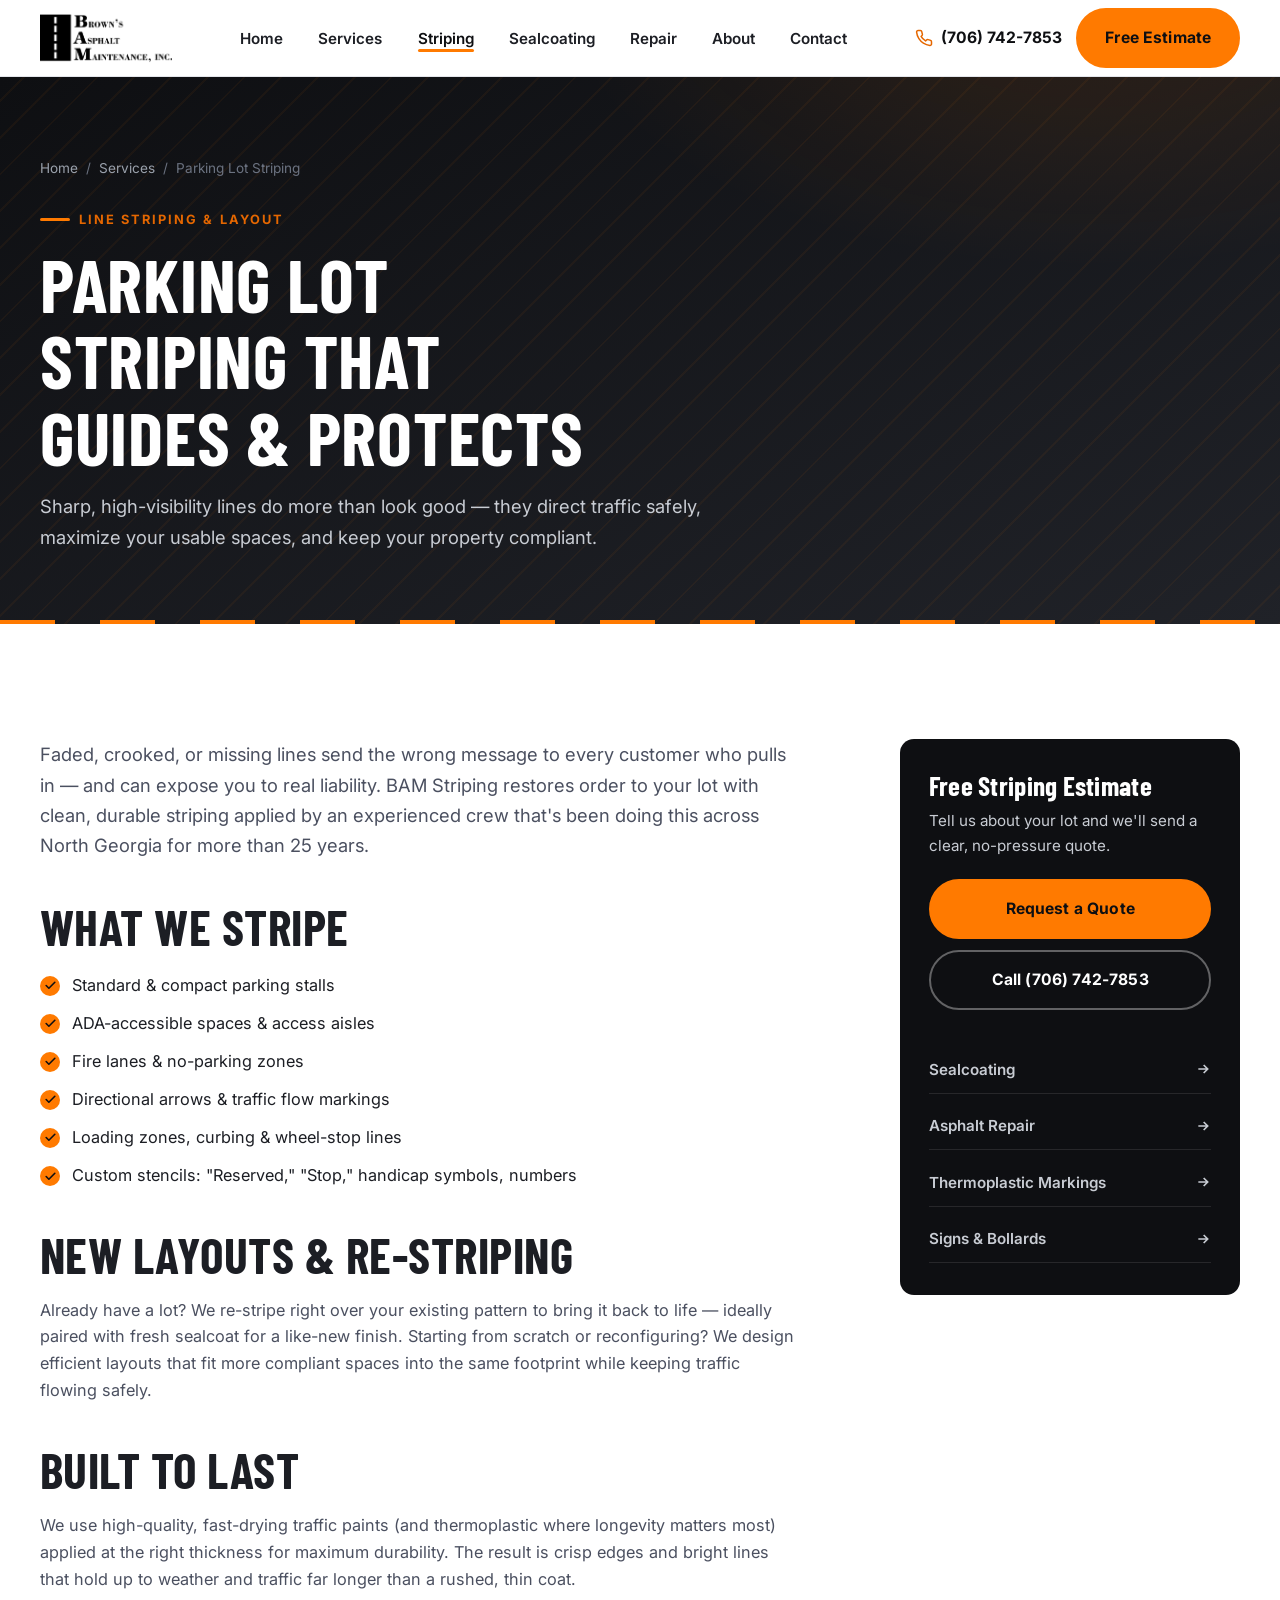
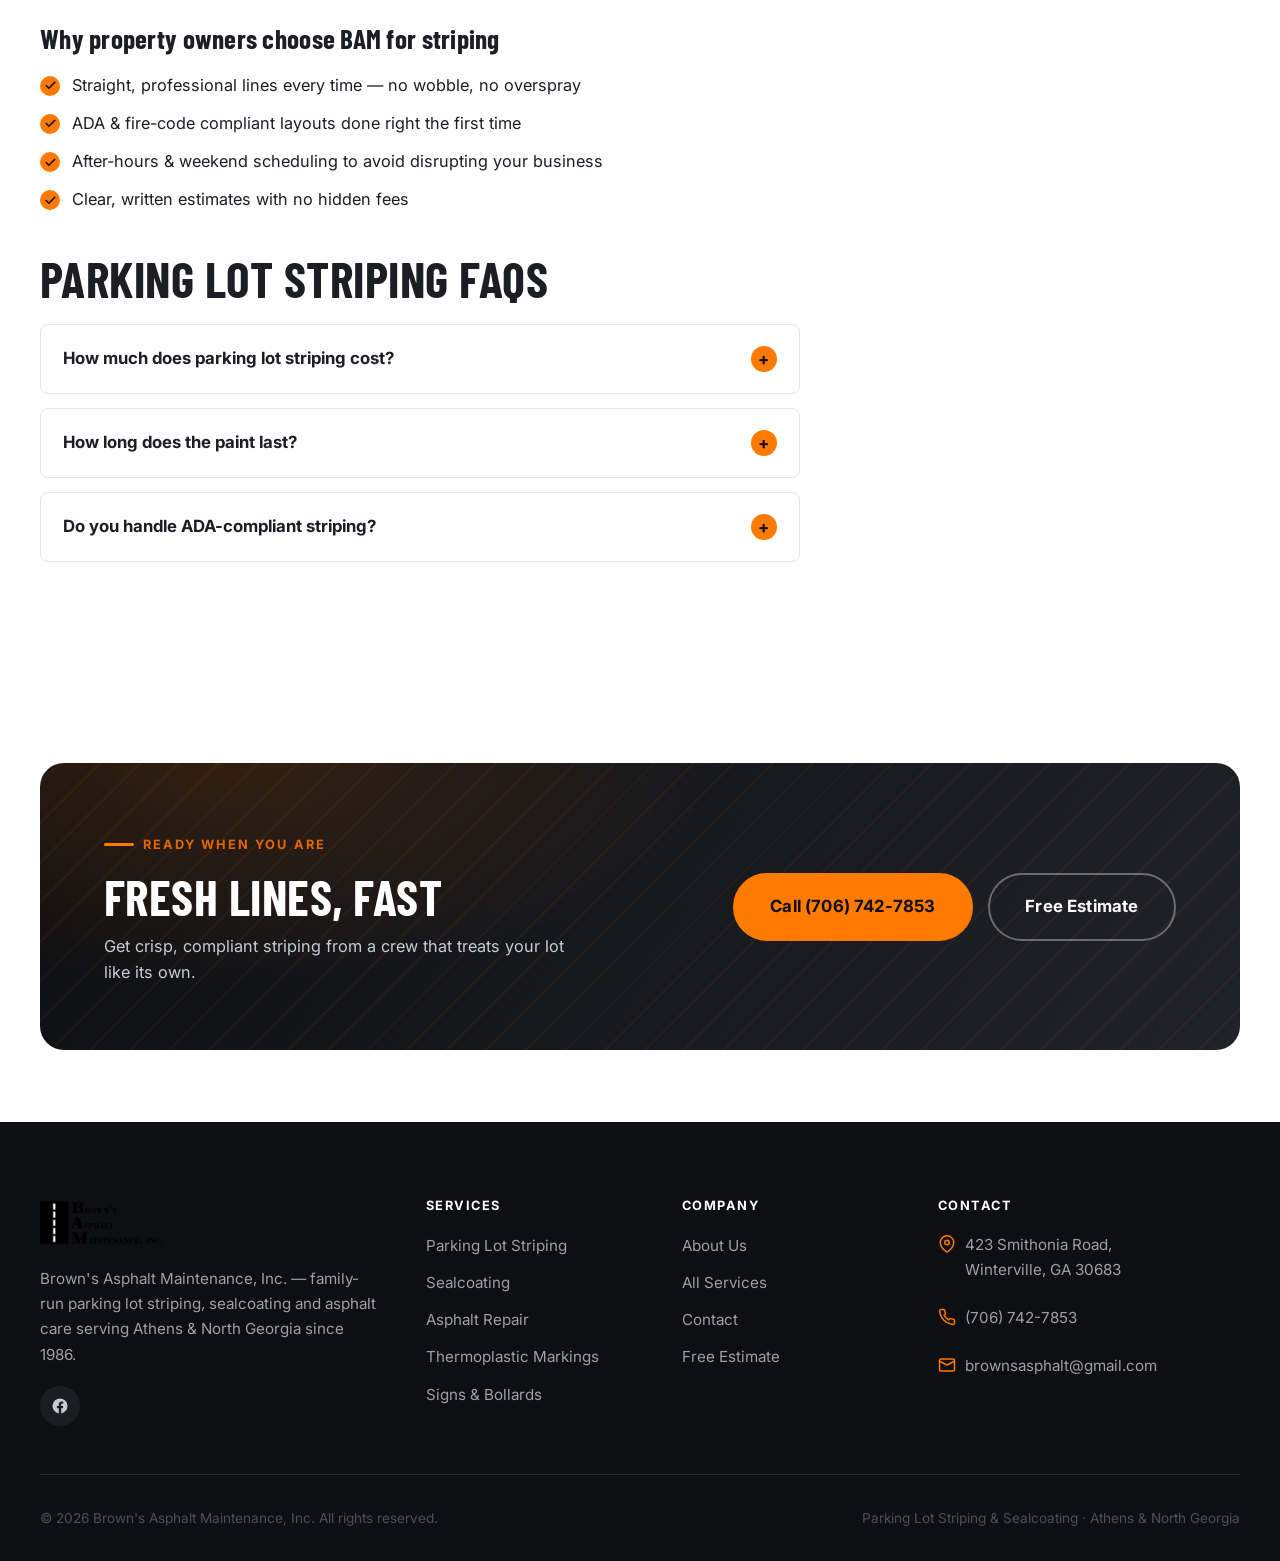
<file: parking-lot-striping.html>
<!DOCTYPE html>
<html lang="en">
<head>
  <meta charset="UTF-8" />
  <meta name="viewport" content="width=device-width, initial-scale=1.0" />
  <title>Parking Lot Striping in Athens & North Georgia | BAM Striping</title>
  <meta name="description" content="Professional parking lot striping & re-striping in Athens and North Georgia. Crisp lines, ADA-compliant layouts, fire lanes & stencils. Durable paint, free estimates. Call (706) 742-7853." />
  <meta name="robots" content="index, follow, max-image-preview:large" />
  <meta name="theme-color" content="#0e0f12" />
  <link rel="canonical" href="https://www.bamstriping.com/parking-lot-striping.html" />
  <meta property="og:type" content="website" />
  <meta property="og:title" content="Parking Lot Striping in Athens & North Georgia | BAM Striping" />
  <meta property="og:description" content="Crisp, ADA-compliant parking lot striping and re-striping across North Georgia. Free estimates." />
  <meta property="og:url" content="https://www.bamstriping.com/parking-lot-striping.html" />
  <meta property="og:image" content="https://www.bamstriping.com/images/og-cover.jpg" />
  <link rel="icon" href="assets/favicon.ico" sizes="any" />
  <link rel="icon" type="image/png" sizes="32x32" href="assets/favicon-32x32.png" />
  <link rel="icon" type="image/png" sizes="16x16" href="assets/favicon-16x16.png" />
  <link rel="apple-touch-icon" sizes="180x180" href="assets/apple-touch-icon.png" />
  <link rel="manifest" href="site.webmanifest" />
  <link rel="preconnect" href="https://fonts.googleapis.com" />
  <link rel="preconnect" href="https://fonts.gstatic.com" crossorigin />
  <link href="https://fonts.googleapis.com/css2?family=Barlow+Condensed:wght@600;700&family=Inter:wght@400;500;600;700&display=swap" rel="stylesheet" />
  <link rel="stylesheet" href="css/styles.css" />
  <script type="application/ld+json">
  {
    "@context": "https://schema.org",
    "@type": "Service",
    "serviceType": "Parking Lot Striping",
    "name": "Parking Lot Striping & Line Painting",
    "provider": { "@type": "GeneralContractor", "name": "Brown's Asphalt Maintenance, Inc.", "telephone": "+1-706-742-7853" },
    "areaServed": { "@type": "AdministrativeArea", "name": "North Georgia" },
    "url": "https://www.bamstriping.com/parking-lot-striping.html",
    "description": "Commercial parking lot striping, re-striping, ADA stalls, fire lanes and stenciling across Athens and North Georgia."
  }
  </script>
  <script type="application/ld+json">
  {
    "@context": "https://schema.org",
    "@type": "BreadcrumbList",
    "itemListElement": [
      { "@type": "ListItem", "position": 1, "name": "Home", "item": "https://www.bamstriping.com/" },
      { "@type": "ListItem", "position": 2, "name": "Services", "item": "https://www.bamstriping.com/services.html" },
      { "@type": "ListItem", "position": 3, "name": "Parking Lot Striping", "item": "https://www.bamstriping.com/parking-lot-striping.html" }
    ]
  }
  </script>
  <script type="application/ld+json">
  {
    "@context": "https://schema.org",
    "@type": "FAQPage",
    "mainEntity": [
      { "@type": "Question", "name": "How much does parking lot striping cost?", "acceptedAnswer": { "@type": "Answer", "text": "Cost depends on lot size, number of stalls, and whether it's a re-stripe or a new layout. We provide free, itemized written estimates so you know exactly what you're paying for." } },
      { "@type": "Question", "name": "How long does parking lot paint last?", "acceptedAnswer": { "@type": "Answer", "text": "Quality traffic paint typically lasts 18–24 months depending on traffic volume, weather and whether the lot has been sealcoated. High-traffic lots may need annual re-striping." } },
      { "@type": "Question", "name": "Do you handle ADA-compliant striping?", "acceptedAnswer": { "@type": "Answer", "text": "Yes. We lay out accessible stalls, access aisles, and signage to meet current ADA and local code requirements." } }
    ]
  }
  </script>
</head>
<body>
  <a class="skip-link" href="#main">Skip to content</a>

  <header class="site-header">
    <div class="container">
      <nav class="nav" aria-label="Primary">
        <a class="brand" href="index.html" aria-label="Brown's Asphalt Maintenance home"><img class="brand__logo-img" src="assets/logo.png" alt="Brown's Asphalt Maintenance — BAM Striping" /></a>
        <ul class="nav__menu" id="nav-menu">
          <li><a class="nav__link" href="index.html">Home</a></li>
          <li><a class="nav__link" href="services.html">Services</a></li>
          <li><a class="nav__link is-active" href="parking-lot-striping.html">Striping</a></li>
          <li><a class="nav__link" href="sealcoating.html">Sealcoating</a></li>
          <li><a class="nav__link" href="asphalt-repair.html">Repair</a></li>
          <li><a class="nav__link" href="about.html">About</a></li>
          <li><a class="nav__link" href="contact.html">Contact</a></li>
        </ul>
        <div class="nav__cta">
          <a class="nav__phone" href="tel:+17067427853"><svg viewBox="0 0 24 24" fill="none" stroke="currentColor" stroke-width="2" stroke-linecap="round" stroke-linejoin="round" aria-hidden="true"><path d="M22 16.92v3a2 2 0 0 1-2.18 2 19.79 19.79 0 0 1-8.63-3.07 19.5 19.5 0 0 1-6-6 19.79 19.79 0 0 1-3.07-8.67A2 2 0 0 1 4.11 2h3a2 2 0 0 1 2 1.72c.13.96.36 1.9.7 2.81a2 2 0 0 1-.45 2.11L8.09 9.91a16 16 0 0 0 6 6l1.27-1.27a2 2 0 0 1 2.11-.45c.9.34 1.85.57 2.81.7A2 2 0 0 1 22 16.92z"/></svg><span class="nav__phone-label">(706) 742-7853</span></a>
          <a class="btn" href="contact.html">Free Estimate</a>
          <button class="nav__toggle" aria-label="Open menu" aria-controls="nav-menu" aria-expanded="false"><span></span><span></span><span></span></button>
        </div>
      </nav>
    </div>
  </header>

  <main id="main">
    <section class="page-hero">
      <div class="container">
        <nav class="breadcrumbs" aria-label="Breadcrumb"><a href="index.html">Home</a><span>/</span><a href="services.html">Services</a><span>/</span><span>Parking Lot Striping</span></nav>
        <span class="kicker">Line Striping &amp; Layout</span>
        <h1>Parking Lot Striping That Guides &amp; Protects</h1>
        <p>Sharp, high-visibility lines do more than look good — they direct traffic safely, maximize your usable spaces, and keep your property compliant.</p>
      </div>
    </section>

    <section class="section">
      <div class="container">
        <div class="service-layout">
          <div class="prose reveal">
            <p class="lead">Faded, crooked, or missing lines send the wrong message to every customer who pulls in — and can expose you to real liability. BAM Striping restores order to your lot with clean, durable striping applied by an experienced crew that's been doing this across North Georgia for more than 25 years.</p>

            <h2>What We Stripe</h2>
            <ul class="check">
              <li>Standard &amp; compact parking stalls</li>
              <li>ADA-accessible spaces &amp; access aisles</li>
              <li>Fire lanes &amp; no-parking zones</li>
              <li>Directional arrows &amp; traffic flow markings</li>
              <li>Loading zones, curbing &amp; wheel-stop lines</li>
              <li>Custom stencils: "Reserved," "Stop," handicap symbols, numbers</li>
            </ul>

            <h2>New Layouts &amp; Re-Striping</h2>
            <p>Already have a lot? We re-stripe right over your existing pattern to bring it back to life — ideally paired with fresh sealcoat for a like-new finish. Starting from scratch or reconfiguring? We design efficient layouts that fit more compliant spaces into the same footprint while keeping traffic flowing safely.</p>

            <h2>Built to Last</h2>
            <p>We use high-quality, fast-drying traffic paints (and thermoplastic where longevity matters most) applied at the right thickness for maximum durability. The result is crisp edges and bright lines that hold up to weather and traffic far longer than a rushed, thin coat.</p>

            <h3>Why property owners choose BAM for striping</h3>
            <ul class="check">
              <li>Straight, professional lines every time — no wobble, no overspray</li>
              <li>ADA &amp; fire-code compliant layouts done right the first time</li>
              <li>After-hours &amp; weekend scheduling to avoid disrupting your business</li>
              <li>Clear, written estimates with no hidden fees</li>
            </ul>

            <h2>Parking Lot Striping FAQs</h2>
            <div class="faq" style="margin-top:1.2rem">
              <details class="faq__item"><summary class="faq__q">How much does parking lot striping cost? <span class="faq__icon">+</span></summary><div class="faq__a"><p>Cost depends on lot size, number of stalls, and whether it's a re-stripe or a fresh layout. We provide free, itemized written estimates so you know exactly what you're paying for.</p></div></details>
              <details class="faq__item"><summary class="faq__q">How long does the paint last? <span class="faq__icon">+</span></summary><div class="faq__a"><p>Quality traffic paint typically lasts 18–24 months depending on traffic, weather, and whether the lot has been sealcoated. High-traffic lots may need annual re-striping.</p></div></details>
              <details class="faq__item"><summary class="faq__q">Do you handle ADA-compliant striping? <span class="faq__icon">+</span></summary><div class="faq__a"><p>Yes. We lay out accessible stalls, access aisles, and signage to meet current ADA and local code requirements.</p></div></details>
            </div>
          </div>

          <aside>
            <div class="sidebar-card reveal">
              <h3>Free Striping Estimate</h3>
              <p>Tell us about your lot and we'll send a clear, no-pressure quote.</p>
              <a class="btn" href="contact.html">Request a Quote</a>
              <a class="btn btn--ghost" href="tel:+17067427853">Call (706) 742-7853</a>
              <div class="sidebar-list">
                <a href="sealcoating.html">Sealcoating <svg viewBox="0 0 24 24" fill="none" stroke="currentColor" stroke-width="2.5" aria-hidden="true"><path d="M5 12h14M13 6l6 6-6 6"/></svg></a>
                <a href="asphalt-repair.html">Asphalt Repair <svg viewBox="0 0 24 24" fill="none" stroke="currentColor" stroke-width="2.5" aria-hidden="true"><path d="M5 12h14M13 6l6 6-6 6"/></svg></a>
                <a href="services.html#thermoplastic">Thermoplastic Markings <svg viewBox="0 0 24 24" fill="none" stroke="currentColor" stroke-width="2.5" aria-hidden="true"><path d="M5 12h14M13 6l6 6-6 6"/></svg></a>
                <a href="services.html#signage">Signs &amp; Bollards <svg viewBox="0 0 24 24" fill="none" stroke="currentColor" stroke-width="2.5" aria-hidden="true"><path d="M5 12h14M13 6l6 6-6 6"/></svg></a>
              </div>
            </div>
          </aside>
        </div>
      </div>
    </section>

    <section class="section section--tight">
      <div class="container">
        <div class="cta-band reveal">
          <div class="cta-band__inner">
            <div><span class="kicker">Ready When You Are</span><h2>Fresh Lines, Fast</h2><p>Get crisp, compliant striping from a crew that treats your lot like its own.</p></div>
            <div class="cta-band__actions"><a class="btn btn--lg" href="tel:+17067427853">Call (706) 742-7853</a><a class="btn btn--ghost btn--lg" href="contact.html">Free Estimate</a></div>
          </div>
        </div>
      </div>
    </section>
  </main>

  <footer class="site-footer">
    <div class="container">
      <div class="footer-grid">
        <div class="footer-about">
          <a class="brand" href="index.html" aria-label="Brown's Asphalt Maintenance home"><img class="brand__logo-img" src="assets/logo.png" alt="Brown's Asphalt Maintenance — BAM Striping" /></a>
          <p>Brown's Asphalt Maintenance, Inc. — family-run parking lot striping, sealcoating and asphalt care serving Athens &amp; North Georgia since 1986.</p>
          <div class="footer-social"><a href="https://www.facebook.com/BAMstriping/" aria-label="Facebook" rel="noopener" target="_blank"><svg viewBox="0 0 24 24" fill="currentColor" aria-hidden="true"><path d="M22 12a10 10 0 1 0-11.6 9.9v-7H7.9V12h2.5V9.8c0-2.5 1.5-3.9 3.8-3.9 1.1 0 2.2.2 2.2.2v2.5h-1.2c-1.2 0-1.6.8-1.6 1.6V12h2.7l-.4 2.9h-2.3v7A10 10 0 0 0 22 12z"/></svg></a></div>
        </div>
        <div class="footer-col"><h4>Services</h4><ul><li><a href="parking-lot-striping.html">Parking Lot Striping</a></li><li><a href="sealcoating.html">Sealcoating</a></li><li><a href="asphalt-repair.html">Asphalt Repair</a></li><li><a href="services.html#thermoplastic">Thermoplastic Markings</a></li><li><a href="services.html#signage">Signs &amp; Bollards</a></li></ul></div>
        <div class="footer-col"><h4>Company</h4><ul><li><a href="about.html">About Us</a></li><li><a href="services.html">All Services</a></li><li><a href="contact.html">Contact</a></li><li><a href="contact.html">Free Estimate</a></li></ul></div>
        <div class="footer-col"><h4>Contact</h4><ul class="footer-contact"><li><svg viewBox="0 0 24 24" fill="none" stroke="currentColor" stroke-width="2" stroke-linecap="round" stroke-linejoin="round" aria-hidden="true"><path d="M21 10c0 7-9 13-9 13s-9-6-9-13a9 9 0 0 1 18 0z"/><circle cx="12" cy="10" r="3"/></svg><span>423 Smithonia Road,<br>Winterville, GA 30683</span></li><li><svg viewBox="0 0 24 24" fill="none" stroke="currentColor" stroke-width="2" stroke-linecap="round" stroke-linejoin="round" aria-hidden="true"><path d="M22 16.92v3a2 2 0 0 1-2.18 2 19.79 19.79 0 0 1-8.63-3.07 19.5 19.5 0 0 1-6-6 19.79 19.79 0 0 1-3.07-8.67A2 2 0 0 1 4.11 2h3a2 2 0 0 1 2 1.72c.13.96.36 1.9.7 2.81a2 2 0 0 1-.45 2.11L8.09 9.91a16 16 0 0 0 6 6l1.27-1.27a2 2 0 0 1 2.11-.45c.9.34 1.85.57 2.81.7A2 2 0 0 1 22 16.92z"/></svg><a href="tel:+17067427853">(706) 742-7853</a></li><li><svg viewBox="0 0 24 24" fill="none" stroke="currentColor" stroke-width="2" stroke-linecap="round" stroke-linejoin="round" aria-hidden="true"><rect x="2" y="4" width="20" height="16" rx="2"/><path d="m22 7-10 5L2 7"/></svg><a href="mailto:brownsasphalt@gmail.com">brownsasphalt@gmail.com</a></li></ul></div>
      </div>
      <div class="footer-bottom"><p>&copy; <span data-year>2026</span> Brown's Asphalt Maintenance, Inc. All rights reserved.</p><p>Parking Lot Striping &amp; Sealcoating · Athens &amp; North Georgia</p></div>
    </div>
  </footer>

  <a class="fab-call" href="tel:+17067427853" aria-label="Call BAM Striping"><svg viewBox="0 0 24 24" fill="none" stroke="currentColor" stroke-width="2" stroke-linecap="round" stroke-linejoin="round" aria-hidden="true"><path d="M22 16.92v3a2 2 0 0 1-2.18 2 19.79 19.79 0 0 1-8.63-3.07 19.5 19.5 0 0 1-6-6 19.79 19.79 0 0 1-3.07-8.67A2 2 0 0 1 4.11 2h3a2 2 0 0 1 2 1.72c.13.96.36 1.9.7 2.81a2 2 0 0 1-.45 2.11L8.09 9.91a16 16 0 0 0 6 6l1.27-1.27a2 2 0 0 1 2.11-.45c.9.34 1.85.57 2.81.7A2 2 0 0 1 22 16.92z"/></svg>Call Now</a>
  <script src="js/main.js" defer></script>
</body>
</html>
</file>
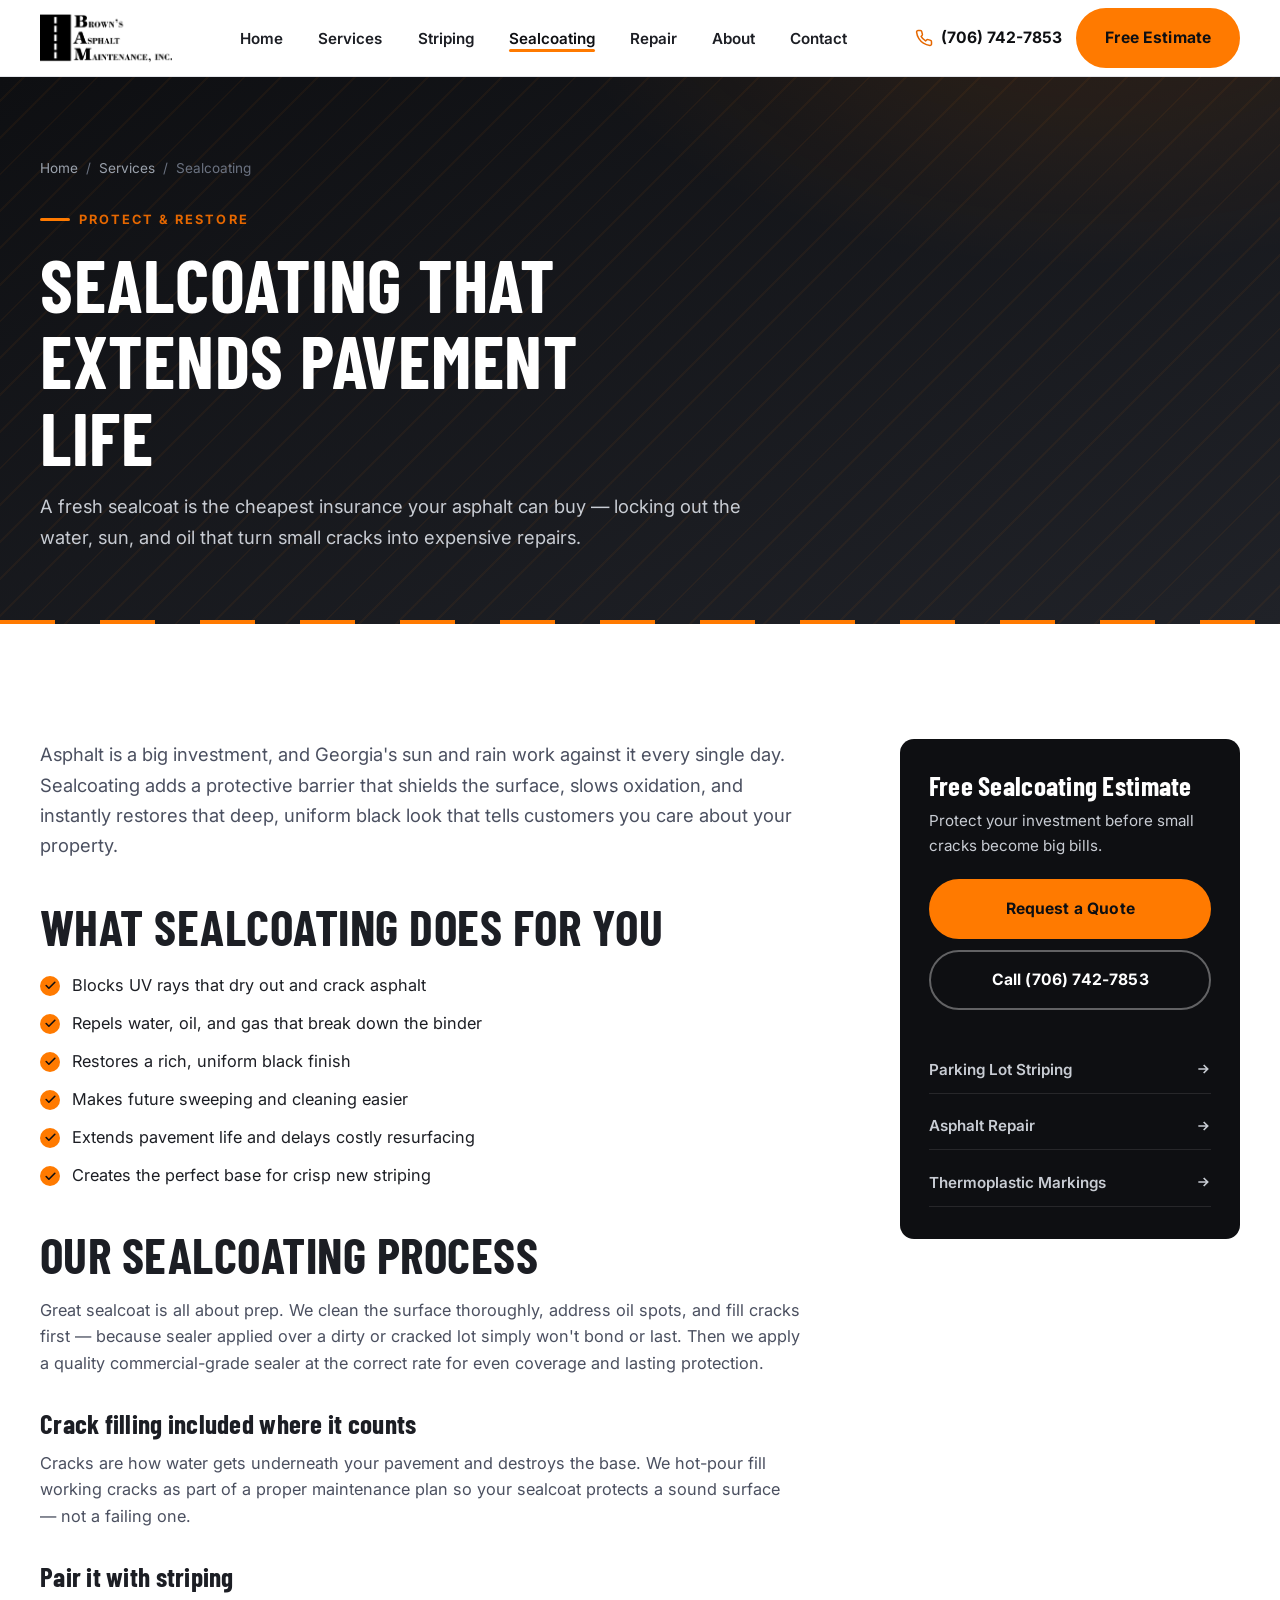
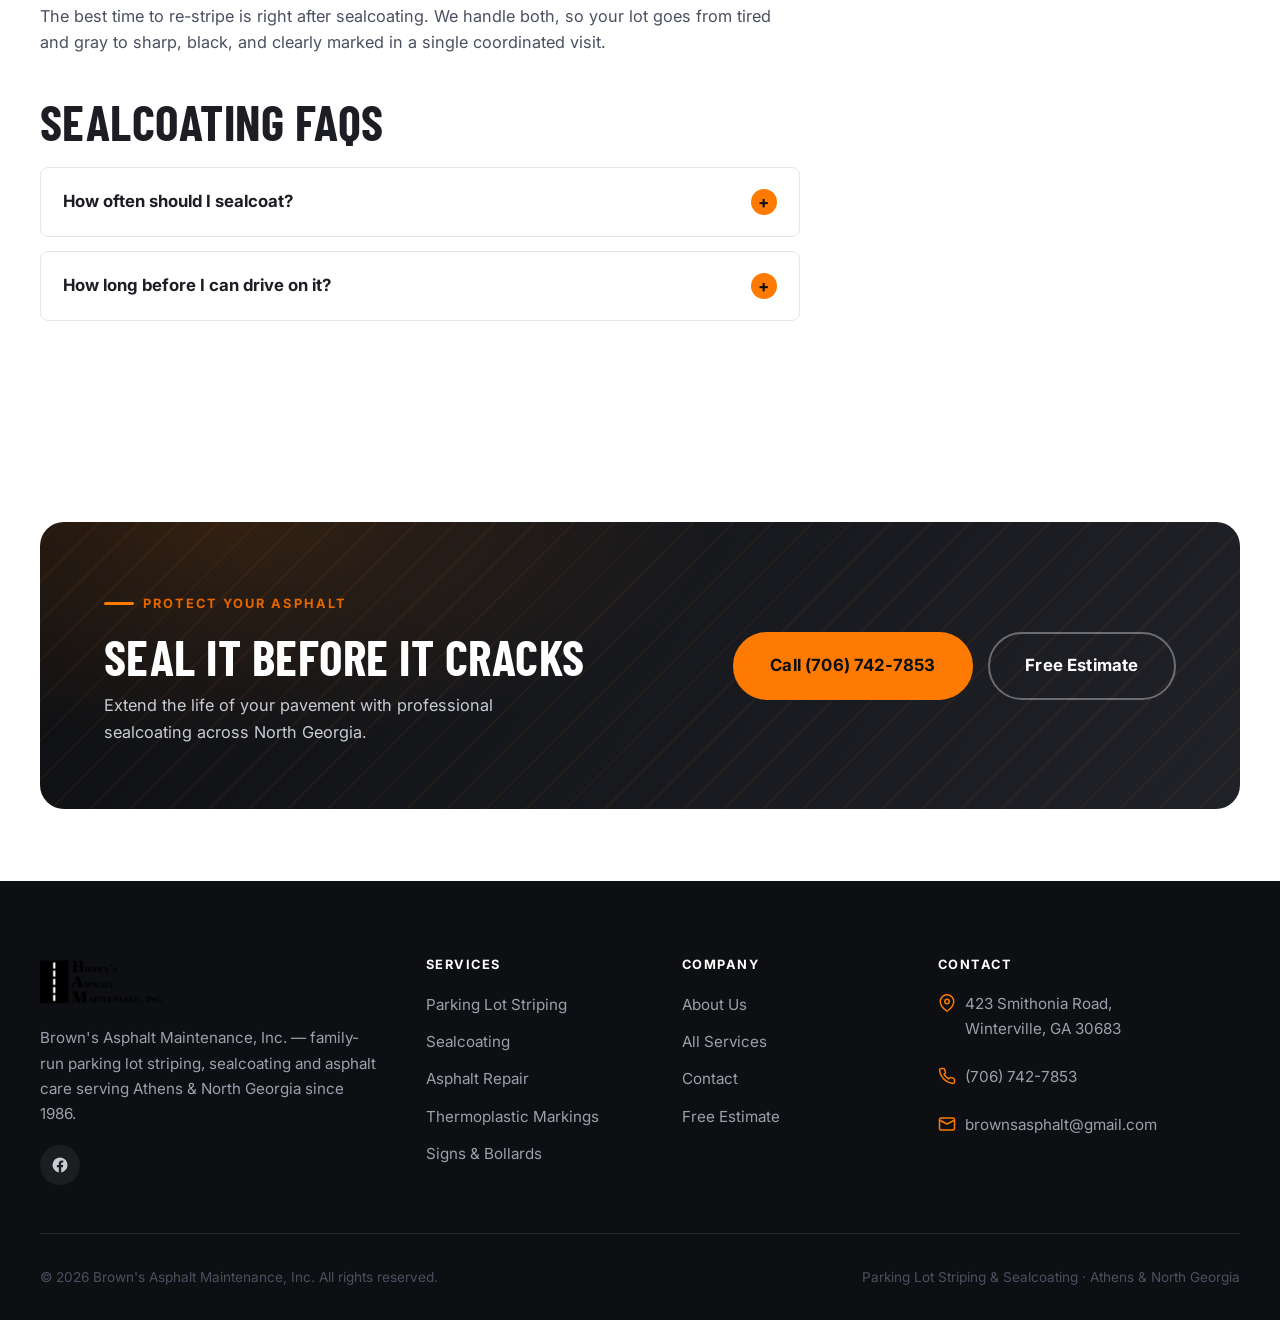
<file: sealcoating.html>
<!DOCTYPE html>
<html lang="en">
<head>
  <meta charset="UTF-8" />
  <meta name="viewport" content="width=device-width, initial-scale=1.0" />
  <title>Asphalt Sealcoating in Athens & North Georgia | BAM Striping</title>
  <meta name="description" content="Protect and restore your asphalt with professional sealcoating from Brown's Asphalt Maintenance. Shields against UV, water & oil, extends pavement life. Serving North Georgia. Call (706) 742-7853." />
  <meta name="robots" content="index, follow, max-image-preview:large" />
  <meta name="theme-color" content="#0e0f12" />
  <link rel="canonical" href="https://www.bamstriping.com/sealcoating.html" />
  <meta property="og:type" content="website" />
  <meta property="og:title" content="Asphalt Sealcoating in Athens & North Georgia | BAM Striping" />
  <meta property="og:description" content="Durable sealcoating that protects asphalt from UV, water and oil while restoring a rich black finish. Free estimates." />
  <meta property="og:url" content="https://www.bamstriping.com/sealcoating.html" />
  <meta property="og:image" content="https://www.bamstriping.com/images/og-cover.jpg" />
  <link rel="icon" href="assets/favicon.ico" sizes="any" />
  <link rel="icon" type="image/png" sizes="32x32" href="assets/favicon-32x32.png" />
  <link rel="icon" type="image/png" sizes="16x16" href="assets/favicon-16x16.png" />
  <link rel="apple-touch-icon" sizes="180x180" href="assets/apple-touch-icon.png" />
  <link rel="manifest" href="site.webmanifest" />
  <link rel="preconnect" href="https://fonts.googleapis.com" />
  <link rel="preconnect" href="https://fonts.gstatic.com" crossorigin />
  <link href="https://fonts.googleapis.com/css2?family=Barlow+Condensed:wght@600;700&family=Inter:wght@400;500;600;700&display=swap" rel="stylesheet" />
  <link rel="stylesheet" href="css/styles.css" />
  <script type="application/ld+json">
  {
    "@context": "https://schema.org",
    "@type": "Service",
    "serviceType": "Asphalt Sealcoating",
    "name": "Asphalt Sealcoating",
    "provider": { "@type": "GeneralContractor", "name": "Brown's Asphalt Maintenance, Inc.", "telephone": "+1-706-742-7853" },
    "areaServed": { "@type": "AdministrativeArea", "name": "North Georgia" },
    "url": "https://www.bamstriping.com/sealcoating.html",
    "description": "Commercial asphalt sealcoating to protect pavement from UV, water and oil while restoring a fresh black finish, serving Athens and North Georgia."
  }
  </script>
  <script type="application/ld+json">
  {
    "@context": "https://schema.org",
    "@type": "BreadcrumbList",
    "itemListElement": [
      { "@type": "ListItem", "position": 1, "name": "Home", "item": "https://www.bamstriping.com/" },
      { "@type": "ListItem", "position": 2, "name": "Services", "item": "https://www.bamstriping.com/services.html" },
      { "@type": "ListItem", "position": 3, "name": "Sealcoating", "item": "https://www.bamstriping.com/sealcoating.html" }
    ]
  }
  </script>
  <script type="application/ld+json">
  {
    "@context": "https://schema.org",
    "@type": "FAQPage",
    "mainEntity": [
      { "@type": "Question", "name": "How often should I sealcoat my parking lot?", "acceptedAnswer": { "@type": "Answer", "text": "Most commercial lots should be sealcoated every 2–3 years. Newer asphalt should cure for 6–12 months before its first coat." } },
      { "@type": "Question", "name": "How long before I can drive on new sealcoat?", "acceptedAnswer": { "@type": "Answer", "text": "Sealcoat is usually ready for foot traffic within a few hours and vehicle traffic in 24–48 hours, depending on temperature and humidity." } }
    ]
  }
  </script>
</head>
<body>
  <a class="skip-link" href="#main">Skip to content</a>

  <header class="site-header">
    <div class="container">
      <nav class="nav" aria-label="Primary">
        <a class="brand" href="index.html" aria-label="Brown's Asphalt Maintenance home"><img class="brand__logo-img" src="assets/logo.png" alt="Brown's Asphalt Maintenance — BAM Striping" /></a>
        <ul class="nav__menu" id="nav-menu">
          <li><a class="nav__link" href="index.html">Home</a></li>
          <li><a class="nav__link" href="services.html">Services</a></li>
          <li><a class="nav__link" href="parking-lot-striping.html">Striping</a></li>
          <li><a class="nav__link is-active" href="sealcoating.html">Sealcoating</a></li>
          <li><a class="nav__link" href="asphalt-repair.html">Repair</a></li>
          <li><a class="nav__link" href="about.html">About</a></li>
          <li><a class="nav__link" href="contact.html">Contact</a></li>
        </ul>
        <div class="nav__cta">
          <a class="nav__phone" href="tel:+17067427853"><svg viewBox="0 0 24 24" fill="none" stroke="currentColor" stroke-width="2" stroke-linecap="round" stroke-linejoin="round" aria-hidden="true"><path d="M22 16.92v3a2 2 0 0 1-2.18 2 19.79 19.79 0 0 1-8.63-3.07 19.5 19.5 0 0 1-6-6 19.79 19.79 0 0 1-3.07-8.67A2 2 0 0 1 4.11 2h3a2 2 0 0 1 2 1.72c.13.96.36 1.9.7 2.81a2 2 0 0 1-.45 2.11L8.09 9.91a16 16 0 0 0 6 6l1.27-1.27a2 2 0 0 1 2.11-.45c.9.34 1.85.57 2.81.7A2 2 0 0 1 22 16.92z"/></svg><span class="nav__phone-label">(706) 742-7853</span></a>
          <a class="btn" href="contact.html">Free Estimate</a>
          <button class="nav__toggle" aria-label="Open menu" aria-controls="nav-menu" aria-expanded="false"><span></span><span></span><span></span></button>
        </div>
      </nav>
    </div>
  </header>

  <main id="main">
    <section class="page-hero">
      <div class="container">
        <nav class="breadcrumbs" aria-label="Breadcrumb"><a href="index.html">Home</a><span>/</span><a href="services.html">Services</a><span>/</span><span>Sealcoating</span></nav>
        <span class="kicker">Protect &amp; Restore</span>
        <h1>Sealcoating That Extends Pavement Life</h1>
        <p>A fresh sealcoat is the cheapest insurance your asphalt can buy — locking out the water, sun, and oil that turn small cracks into expensive repairs.</p>
      </div>
    </section>

    <section class="section">
      <div class="container">
        <div class="service-layout">
          <div class="prose reveal">
            <p class="lead">Asphalt is a big investment, and Georgia's sun and rain work against it every single day. Sealcoating adds a protective barrier that shields the surface, slows oxidation, and instantly restores that deep, uniform black look that tells customers you care about your property.</p>

            <h2>What Sealcoating Does for You</h2>
            <ul class="check">
              <li>Blocks UV rays that dry out and crack asphalt</li>
              <li>Repels water, oil, and gas that break down the binder</li>
              <li>Restores a rich, uniform black finish</li>
              <li>Makes future sweeping and cleaning easier</li>
              <li>Extends pavement life and delays costly resurfacing</li>
              <li>Creates the perfect base for crisp new striping</li>
            </ul>

            <h2>Our Sealcoating Process</h2>
            <p>Great sealcoat is all about prep. We clean the surface thoroughly, address oil spots, and fill cracks first — because sealer applied over a dirty or cracked lot simply won't bond or last. Then we apply a quality commercial-grade sealer at the correct rate for even coverage and lasting protection.</p>

            <h3>Crack filling included where it counts</h3>
            <p>Cracks are how water gets underneath your pavement and destroys the base. We hot-pour fill working cracks as part of a proper maintenance plan so your sealcoat protects a sound surface — not a failing one.</p>

            <h3>Pair it with striping</h3>
            <p>The best time to re-stripe is right after sealcoating. We handle both, so your lot goes from tired and gray to sharp, black, and clearly marked in a single coordinated visit.</p>

            <h2>Sealcoating FAQs</h2>
            <div class="faq" style="margin-top:1.2rem">
              <details class="faq__item"><summary class="faq__q">How often should I sealcoat? <span class="faq__icon">+</span></summary><div class="faq__a"><p>Most commercial lots should be sealcoated every 2–3 years. New asphalt should cure 6–12 months before its first coat.</p></div></details>
              <details class="faq__item"><summary class="faq__q">How long before I can drive on it? <span class="faq__icon">+</span></summary><div class="faq__a"><p>Usually a few hours for foot traffic and 24–48 hours for vehicles, depending on temperature and humidity. We plan around your schedule.</p></div></details>
            </div>
          </div>

          <aside>
            <div class="sidebar-card reveal">
              <h3>Free Sealcoating Estimate</h3>
              <p>Protect your investment before small cracks become big bills.</p>
              <a class="btn" href="contact.html">Request a Quote</a>
              <a class="btn btn--ghost" href="tel:+17067427853">Call (706) 742-7853</a>
              <div class="sidebar-list">
                <a href="parking-lot-striping.html">Parking Lot Striping <svg viewBox="0 0 24 24" fill="none" stroke="currentColor" stroke-width="2.5" aria-hidden="true"><path d="M5 12h14M13 6l6 6-6 6"/></svg></a>
                <a href="asphalt-repair.html">Asphalt Repair <svg viewBox="0 0 24 24" fill="none" stroke="currentColor" stroke-width="2.5" aria-hidden="true"><path d="M5 12h14M13 6l6 6-6 6"/></svg></a>
                <a href="services.html#thermoplastic">Thermoplastic Markings <svg viewBox="0 0 24 24" fill="none" stroke="currentColor" stroke-width="2.5" aria-hidden="true"><path d="M5 12h14M13 6l6 6-6 6"/></svg></a>
              </div>
            </div>
          </aside>
        </div>
      </div>
    </section>

    <section class="section section--tight">
      <div class="container">
        <div class="cta-band reveal">
          <div class="cta-band__inner">
            <div><span class="kicker">Protect Your Asphalt</span><h2>Seal It Before It Cracks</h2><p>Extend the life of your pavement with professional sealcoating across North Georgia.</p></div>
            <div class="cta-band__actions"><a class="btn btn--lg" href="tel:+17067427853">Call (706) 742-7853</a><a class="btn btn--ghost btn--lg" href="contact.html">Free Estimate</a></div>
          </div>
        </div>
      </div>
    </section>
  </main>

  <footer class="site-footer">
    <div class="container">
      <div class="footer-grid">
        <div class="footer-about">
          <a class="brand" href="index.html" aria-label="Brown's Asphalt Maintenance home"><img class="brand__logo-img" src="assets/logo.png" alt="Brown's Asphalt Maintenance — BAM Striping" /></a>
          <p>Brown's Asphalt Maintenance, Inc. — family-run parking lot striping, sealcoating and asphalt care serving Athens &amp; North Georgia since 1986.</p>
          <div class="footer-social"><a href="https://www.facebook.com/BAMstriping/" aria-label="Facebook" rel="noopener" target="_blank"><svg viewBox="0 0 24 24" fill="currentColor" aria-hidden="true"><path d="M22 12a10 10 0 1 0-11.6 9.9v-7H7.9V12h2.5V9.8c0-2.5 1.5-3.9 3.8-3.9 1.1 0 2.2.2 2.2.2v2.5h-1.2c-1.2 0-1.6.8-1.6 1.6V12h2.7l-.4 2.9h-2.3v7A10 10 0 0 0 22 12z"/></svg></a></div>
        </div>
        <div class="footer-col"><h4>Services</h4><ul><li><a href="parking-lot-striping.html">Parking Lot Striping</a></li><li><a href="sealcoating.html">Sealcoating</a></li><li><a href="asphalt-repair.html">Asphalt Repair</a></li><li><a href="services.html#thermoplastic">Thermoplastic Markings</a></li><li><a href="services.html#signage">Signs &amp; Bollards</a></li></ul></div>
        <div class="footer-col"><h4>Company</h4><ul><li><a href="about.html">About Us</a></li><li><a href="services.html">All Services</a></li><li><a href="contact.html">Contact</a></li><li><a href="contact.html">Free Estimate</a></li></ul></div>
        <div class="footer-col"><h4>Contact</h4><ul class="footer-contact"><li><svg viewBox="0 0 24 24" fill="none" stroke="currentColor" stroke-width="2" stroke-linecap="round" stroke-linejoin="round" aria-hidden="true"><path d="M21 10c0 7-9 13-9 13s-9-6-9-13a9 9 0 0 1 18 0z"/><circle cx="12" cy="10" r="3"/></svg><span>423 Smithonia Road,<br>Winterville, GA 30683</span></li><li><svg viewBox="0 0 24 24" fill="none" stroke="currentColor" stroke-width="2" stroke-linecap="round" stroke-linejoin="round" aria-hidden="true"><path d="M22 16.92v3a2 2 0 0 1-2.18 2 19.79 19.79 0 0 1-8.63-3.07 19.5 19.5 0 0 1-6-6 19.79 19.79 0 0 1-3.07-8.67A2 2 0 0 1 4.11 2h3a2 2 0 0 1 2 1.72c.13.96.36 1.9.7 2.81a2 2 0 0 1-.45 2.11L8.09 9.91a16 16 0 0 0 6 6l1.27-1.27a2 2 0 0 1 2.11-.45c.9.34 1.85.57 2.81.7A2 2 0 0 1 22 16.92z"/></svg><a href="tel:+17067427853">(706) 742-7853</a></li><li><svg viewBox="0 0 24 24" fill="none" stroke="currentColor" stroke-width="2" stroke-linecap="round" stroke-linejoin="round" aria-hidden="true"><rect x="2" y="4" width="20" height="16" rx="2"/><path d="m22 7-10 5L2 7"/></svg><a href="mailto:brownsasphalt@gmail.com">brownsasphalt@gmail.com</a></li></ul></div>
      </div>
      <div class="footer-bottom"><p>&copy; <span data-year>2026</span> Brown's Asphalt Maintenance, Inc. All rights reserved.</p><p>Parking Lot Striping &amp; Sealcoating · Athens &amp; North Georgia</p></div>
    </div>
  </footer>

  <a class="fab-call" href="tel:+17067427853" aria-label="Call BAM Striping"><svg viewBox="0 0 24 24" fill="none" stroke="currentColor" stroke-width="2" stroke-linecap="round" stroke-linejoin="round" aria-hidden="true"><path d="M22 16.92v3a2 2 0 0 1-2.18 2 19.79 19.79 0 0 1-8.63-3.07 19.5 19.5 0 0 1-6-6 19.79 19.79 0 0 1-3.07-8.67A2 2 0 0 1 4.11 2h3a2 2 0 0 1 2 1.72c.13.96.36 1.9.7 2.81a2 2 0 0 1-.45 2.11L8.09 9.91a16 16 0 0 0 6 6l1.27-1.27a2 2 0 0 1 2.11-.45c.9.34 1.85.57 2.81.7A2 2 0 0 1 22 16.92z"/></svg>Call Now</a>
  <script src="js/main.js" defer></script>
</body>
</html>
</file>
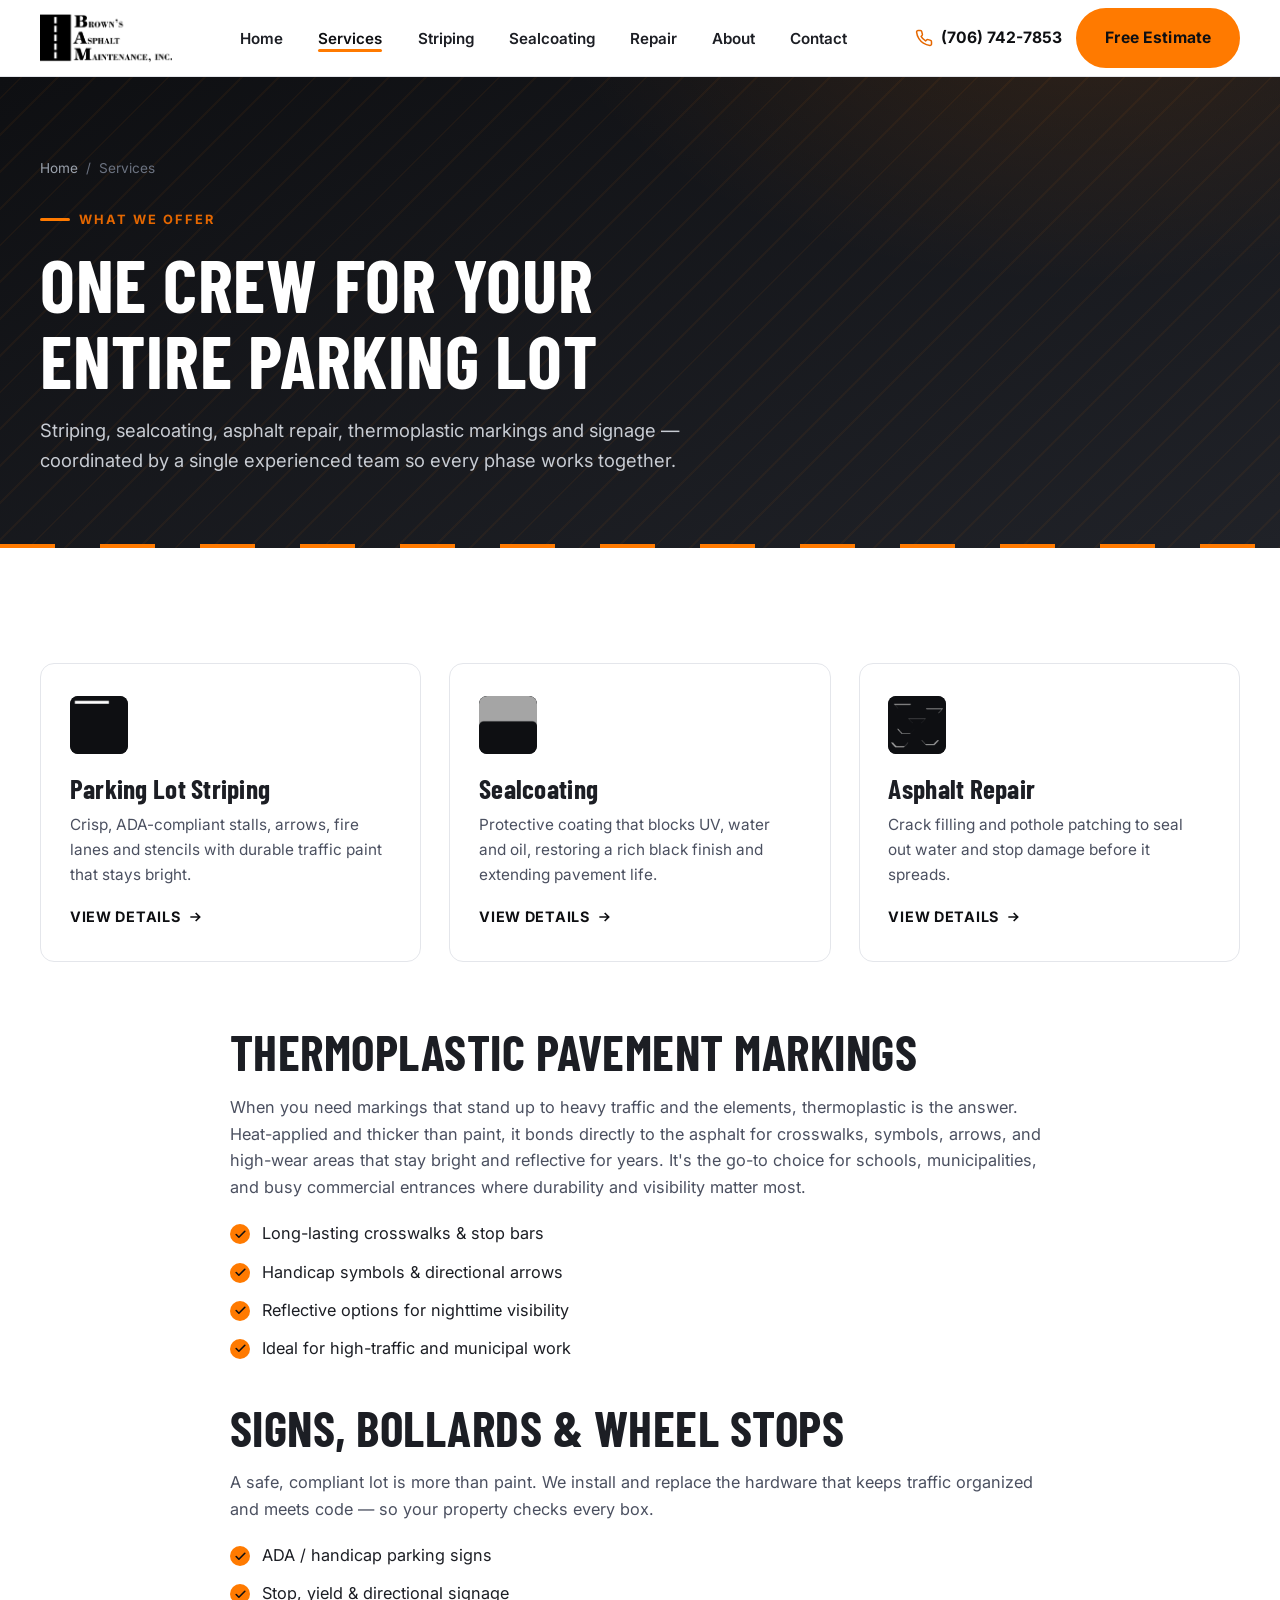
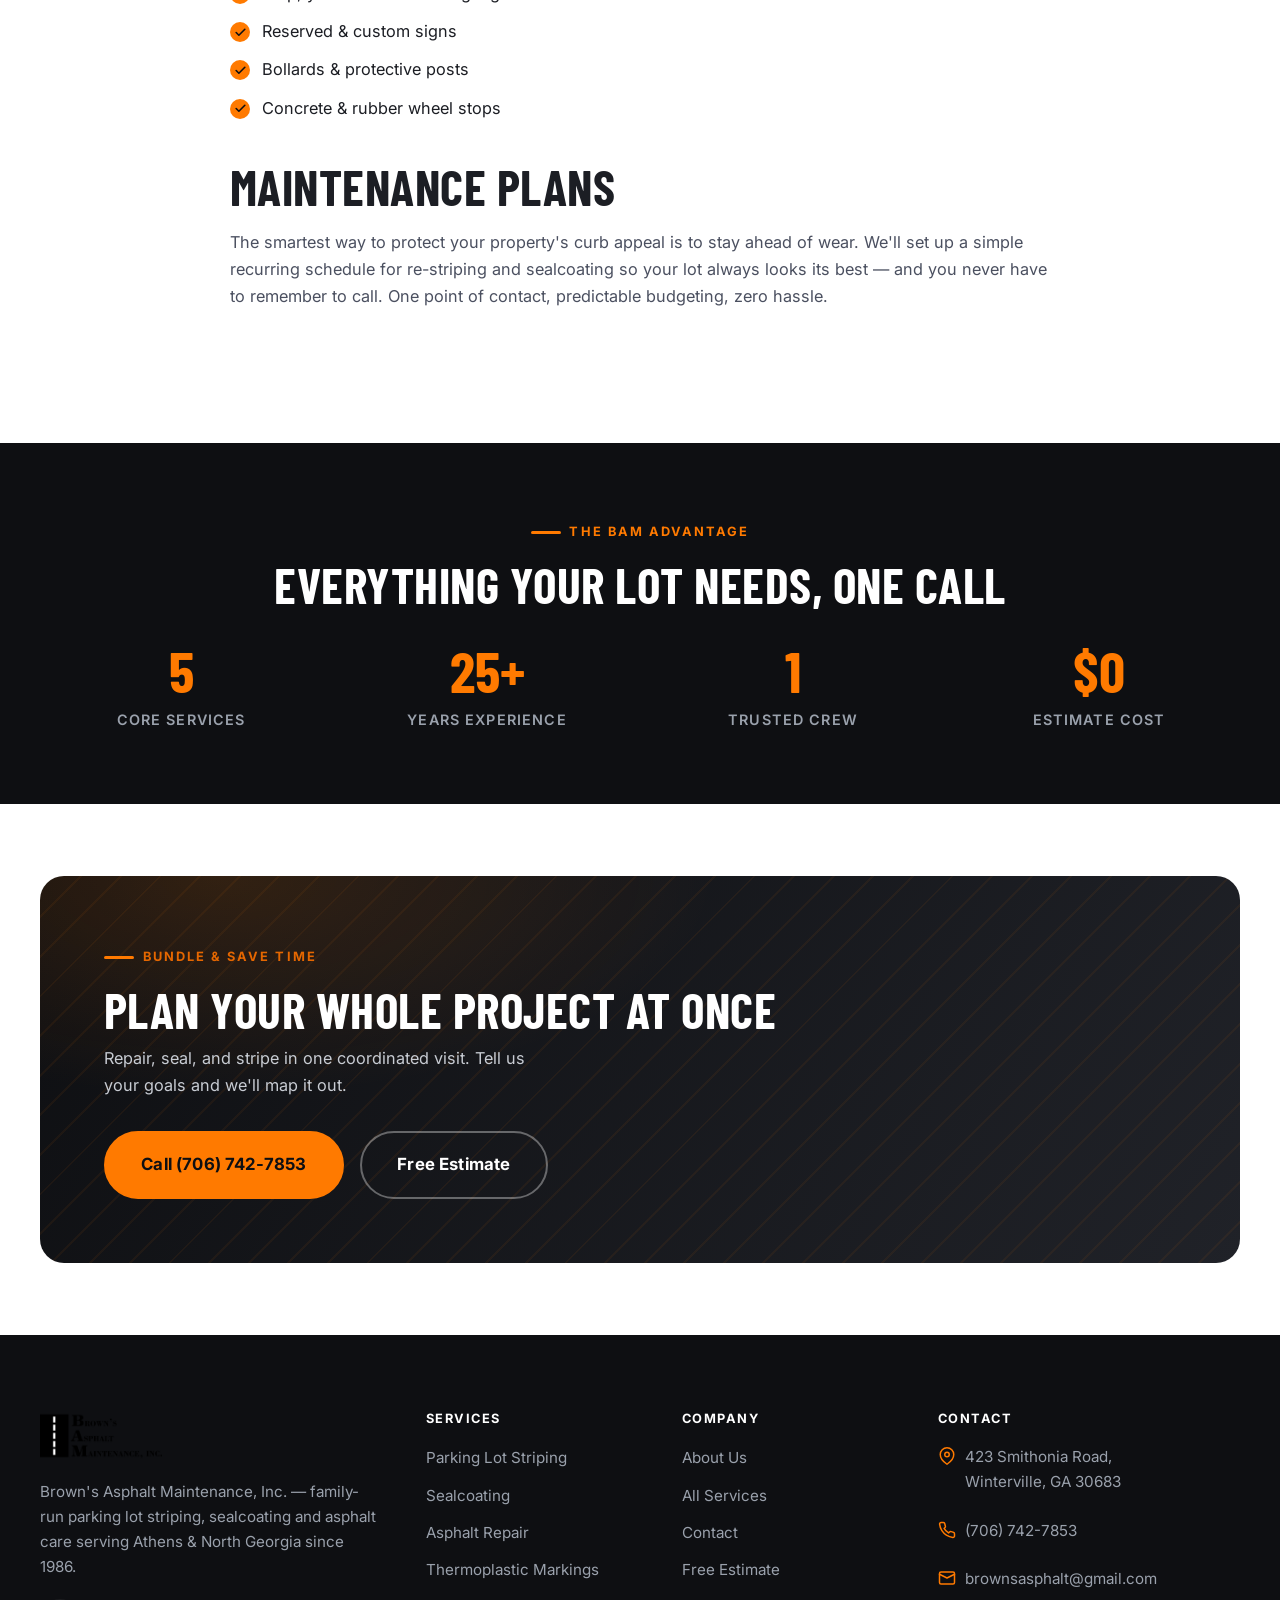
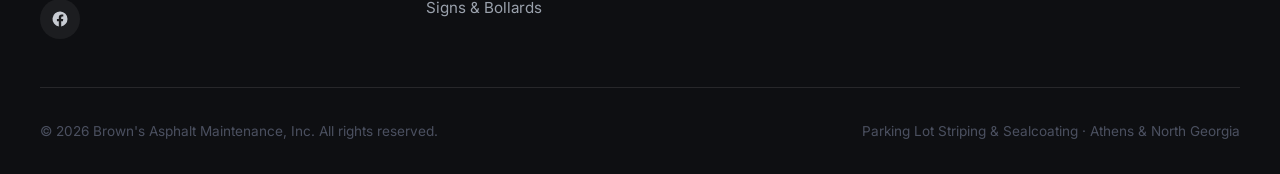
<file: services.html>
<!DOCTYPE html>
<html lang="en">
<head>
  <meta charset="UTF-8" />
  <meta name="viewport" content="width=device-width, initial-scale=1.0" />
  <title>Pavement Services in North Georgia | Striping, Sealcoating & Repair | BAM</title>
  <meta name="description" content="Full-service parking lot care from Brown's Asphalt Maintenance: striping, sealcoating, asphalt repair, thermoplastic markings and sign installation across Athens & North Georgia. Call (706) 742-7853." />
  <meta name="robots" content="index, follow, max-image-preview:large" />
  <meta name="theme-color" content="#0e0f12" />
  <link rel="canonical" href="https://www.bamstriping.com/services.html" />
  <meta property="og:type" content="website" />
  <meta property="og:title" content="Pavement Services in North Georgia | BAM Striping" />
  <meta property="og:description" content="Striping, sealcoating, asphalt repair, thermoplastic markings and signage — one trusted crew for your whole lot." />
  <meta property="og:url" content="https://www.bamstriping.com/services.html" />
  <meta property="og:image" content="https://www.bamstriping.com/images/og-cover.jpg" />
  <link rel="icon" href="assets/favicon.ico" sizes="any" />
  <link rel="icon" type="image/png" sizes="32x32" href="assets/favicon-32x32.png" />
  <link rel="icon" type="image/png" sizes="16x16" href="assets/favicon-16x16.png" />
  <link rel="apple-touch-icon" sizes="180x180" href="assets/apple-touch-icon.png" />
  <link rel="manifest" href="site.webmanifest" />
  <link rel="preconnect" href="https://fonts.googleapis.com" />
  <link rel="preconnect" href="https://fonts.gstatic.com" crossorigin />
  <link href="https://fonts.googleapis.com/css2?family=Barlow+Condensed:wght@600;700&family=Inter:wght@400;500;600;700&display=swap" rel="stylesheet" />
  <link rel="stylesheet" href="css/styles.css" />
  <script type="application/ld+json">
  {
    "@context": "https://schema.org",
    "@type": "BreadcrumbList",
    "itemListElement": [
      { "@type": "ListItem", "position": 1, "name": "Home", "item": "https://www.bamstriping.com/" },
      { "@type": "ListItem", "position": 2, "name": "Services", "item": "https://www.bamstriping.com/services.html" }
    ]
  }
  </script>
</head>
<body>
  <a class="skip-link" href="#main">Skip to content</a>

  <header class="site-header">
    <div class="container">
      <nav class="nav" aria-label="Primary">
        <a class="brand" href="index.html" aria-label="Brown's Asphalt Maintenance home"><img class="brand__logo-img" src="assets/logo.png" alt="Brown's Asphalt Maintenance — BAM Striping" /></a>
        <ul class="nav__menu" id="nav-menu">
          <li><a class="nav__link" href="index.html">Home</a></li>
          <li><a class="nav__link is-active" href="services.html">Services</a></li>
          <li><a class="nav__link" href="parking-lot-striping.html">Striping</a></li>
          <li><a class="nav__link" href="sealcoating.html">Sealcoating</a></li>
          <li><a class="nav__link" href="asphalt-repair.html">Repair</a></li>
          <li><a class="nav__link" href="about.html">About</a></li>
          <li><a class="nav__link" href="contact.html">Contact</a></li>
        </ul>
        <div class="nav__cta">
          <a class="nav__phone" href="tel:+17067427853"><svg viewBox="0 0 24 24" fill="none" stroke="currentColor" stroke-width="2" stroke-linecap="round" stroke-linejoin="round" aria-hidden="true"><path d="M22 16.92v3a2 2 0 0 1-2.18 2 19.79 19.79 0 0 1-8.63-3.07 19.5 19.5 0 0 1-6-6 19.79 19.79 0 0 1-3.07-8.67A2 2 0 0 1 4.11 2h3a2 2 0 0 1 2 1.72c.13.96.36 1.9.7 2.81a2 2 0 0 1-.45 2.11L8.09 9.91a16 16 0 0 0 6 6l1.27-1.27a2 2 0 0 1 2.11-.45c.9.34 1.85.57 2.81.7A2 2 0 0 1 22 16.92z"/></svg><span class="nav__phone-label">(706) 742-7853</span></a>
          <a class="btn" href="contact.html">Free Estimate</a>
          <button class="nav__toggle" aria-label="Open menu" aria-controls="nav-menu" aria-expanded="false"><span></span><span></span><span></span></button>
        </div>
      </nav>
    </div>
  </header>

  <main id="main">
    <section class="page-hero">
      <div class="container">
        <nav class="breadcrumbs" aria-label="Breadcrumb"><a href="index.html">Home</a><span>/</span><span>Services</span></nav>
        <span class="kicker">What We Offer</span>
        <h1>One Crew for Your Entire Parking Lot</h1>
        <p>Striping, sealcoating, asphalt repair, thermoplastic markings and signage — coordinated by a single experienced team so every phase works together.</p>
      </div>
    </section>

    <section class="section">
      <div class="container">
        <div class="cards">
          <article class="card reveal">
            <div class="card__icon card__icon--media"><img src="assets/icons/striping.gif" alt="" aria-hidden="true" loading="lazy" width="58" height="58" /></div>
            <h3>Parking Lot Striping</h3>
            <p>Crisp, ADA-compliant stalls, arrows, fire lanes and stencils with durable traffic paint that stays bright.</p>
            <a class="card__link" href="parking-lot-striping.html">View details <svg viewBox="0 0 24 24" fill="none" stroke="currentColor" stroke-width="2.5" aria-hidden="true"><path d="M5 12h14M13 6l6 6-6 6"/></svg></a>
          </article>
          <article class="card reveal">
            <div class="card__icon card__icon--media"><img src="assets/icons/sealcoating.gif" alt="" aria-hidden="true" loading="lazy" width="58" height="58" /></div>
            <h3>Sealcoating</h3>
            <p>Protective coating that blocks UV, water and oil, restoring a rich black finish and extending pavement life.</p>
            <a class="card__link" href="sealcoating.html">View details <svg viewBox="0 0 24 24" fill="none" stroke="currentColor" stroke-width="2.5" aria-hidden="true"><path d="M5 12h14M13 6l6 6-6 6"/></svg></a>
          </article>
          <article class="card reveal">
            <div class="card__icon card__icon--media"><img src="assets/icons/asphalt-repair.gif" alt="" aria-hidden="true" loading="lazy" width="58" height="58" /></div>
            <h3>Asphalt Repair</h3>
            <p>Crack filling and pothole patching to seal out water and stop damage before it spreads.</p>
            <a class="card__link" href="asphalt-repair.html">View details <svg viewBox="0 0 24 24" fill="none" stroke="currentColor" stroke-width="2.5" aria-hidden="true"><path d="M5 12h14M13 6l6 6-6 6"/></svg></a>
          </article>
        </div>

        <div class="prose reveal" style="max-width:820px;margin:4rem auto 0" id="thermoplastic">
          <h2>Thermoplastic Pavement Markings</h2>
          <p>When you need markings that stand up to heavy traffic and the elements, thermoplastic is the answer. Heat-applied and thicker than paint, it bonds directly to the asphalt for crosswalks, symbols, arrows, and high-wear areas that stay bright and reflective for years. It's the go-to choice for schools, municipalities, and busy commercial entrances where durability and visibility matter most.</p>
          <ul class="check">
            <li>Long-lasting crosswalks &amp; stop bars</li>
            <li>Handicap symbols &amp; directional arrows</li>
            <li>Reflective options for nighttime visibility</li>
            <li>Ideal for high-traffic and municipal work</li>
          </ul>

          <h2 id="signage">Signs, Bollards &amp; Wheel Stops</h2>
          <p>A safe, compliant lot is more than paint. We install and replace the hardware that keeps traffic organized and meets code — so your property checks every box.</p>
          <ul class="check">
            <li>ADA / handicap parking signs</li>
            <li>Stop, yield &amp; directional signage</li>
            <li>Reserved &amp; custom signs</li>
            <li>Bollards &amp; protective posts</li>
            <li>Concrete &amp; rubber wheel stops</li>
          </ul>

          <h2>Maintenance Plans</h2>
          <p>The smartest way to protect your property's curb appeal is to stay ahead of wear. We'll set up a simple recurring schedule for re-striping and sealcoating so your lot always looks its best — and you never have to remember to call. One point of contact, predictable budgeting, zero hassle.</p>
        </div>
      </div>
    </section>

    <section class="section section--dark section--tight">
      <div class="container">
        <div class="section-head center reveal" style="margin-bottom:2rem">
          <span class="kicker" style="justify-content:center">The BAM Advantage</span>
          <h2>Everything Your Lot Needs, One Call</h2>
        </div>
        <div class="stats">
          <div class="stat reveal"><div class="stat__num">5</div><div class="stat__label">Core Services</div></div>
          <div class="stat reveal"><div class="stat__num">25+</div><div class="stat__label">Years Experience</div></div>
          <div class="stat reveal"><div class="stat__num">1</div><div class="stat__label">Trusted Crew</div></div>
          <div class="stat reveal"><div class="stat__num">$0</div><div class="stat__label">Estimate Cost</div></div>
        </div>
      </div>
    </section>

    <section class="section section--tight">
      <div class="container">
        <div class="cta-band reveal">
          <div class="cta-band__inner">
            <div><span class="kicker">Bundle &amp; Save Time</span><h2>Plan Your Whole Project at Once</h2><p>Repair, seal, and stripe in one coordinated visit. Tell us your goals and we'll map it out.</p></div>
            <div class="cta-band__actions"><a class="btn btn--lg" href="tel:+17067427853">Call (706) 742-7853</a><a class="btn btn--ghost btn--lg" href="contact.html">Free Estimate</a></div>
          </div>
        </div>
      </div>
    </section>
  </main>

  <footer class="site-footer">
    <div class="container">
      <div class="footer-grid">
        <div class="footer-about">
          <a class="brand" href="index.html" aria-label="Brown's Asphalt Maintenance home"><img class="brand__logo-img" src="assets/logo.png" alt="Brown's Asphalt Maintenance — BAM Striping" /></a>
          <p>Brown's Asphalt Maintenance, Inc. — family-run parking lot striping, sealcoating and asphalt care serving Athens &amp; North Georgia since 1986.</p>
          <div class="footer-social"><a href="https://www.facebook.com/BAMstriping/" aria-label="Facebook" rel="noopener" target="_blank"><svg viewBox="0 0 24 24" fill="currentColor" aria-hidden="true"><path d="M22 12a10 10 0 1 0-11.6 9.9v-7H7.9V12h2.5V9.8c0-2.5 1.5-3.9 3.8-3.9 1.1 0 2.2.2 2.2.2v2.5h-1.2c-1.2 0-1.6.8-1.6 1.6V12h2.7l-.4 2.9h-2.3v7A10 10 0 0 0 22 12z"/></svg></a></div>
        </div>
        <div class="footer-col"><h4>Services</h4><ul><li><a href="parking-lot-striping.html">Parking Lot Striping</a></li><li><a href="sealcoating.html">Sealcoating</a></li><li><a href="asphalt-repair.html">Asphalt Repair</a></li><li><a href="services.html#thermoplastic">Thermoplastic Markings</a></li><li><a href="services.html#signage">Signs &amp; Bollards</a></li></ul></div>
        <div class="footer-col"><h4>Company</h4><ul><li><a href="about.html">About Us</a></li><li><a href="services.html">All Services</a></li><li><a href="contact.html">Contact</a></li><li><a href="contact.html">Free Estimate</a></li></ul></div>
        <div class="footer-col"><h4>Contact</h4><ul class="footer-contact"><li><svg viewBox="0 0 24 24" fill="none" stroke="currentColor" stroke-width="2" stroke-linecap="round" stroke-linejoin="round" aria-hidden="true"><path d="M21 10c0 7-9 13-9 13s-9-6-9-13a9 9 0 0 1 18 0z"/><circle cx="12" cy="10" r="3"/></svg><span>423 Smithonia Road,<br>Winterville, GA 30683</span></li><li><svg viewBox="0 0 24 24" fill="none" stroke="currentColor" stroke-width="2" stroke-linecap="round" stroke-linejoin="round" aria-hidden="true"><path d="M22 16.92v3a2 2 0 0 1-2.18 2 19.79 19.79 0 0 1-8.63-3.07 19.5 19.5 0 0 1-6-6 19.79 19.79 0 0 1-3.07-8.67A2 2 0 0 1 4.11 2h3a2 2 0 0 1 2 1.72c.13.96.36 1.9.7 2.81a2 2 0 0 1-.45 2.11L8.09 9.91a16 16 0 0 0 6 6l1.27-1.27a2 2 0 0 1 2.11-.45c.9.34 1.85.57 2.81.7A2 2 0 0 1 22 16.92z"/></svg><a href="tel:+17067427853">(706) 742-7853</a></li><li><svg viewBox="0 0 24 24" fill="none" stroke="currentColor" stroke-width="2" stroke-linecap="round" stroke-linejoin="round" aria-hidden="true"><rect x="2" y="4" width="20" height="16" rx="2"/><path d="m22 7-10 5L2 7"/></svg><a href="mailto:brownsasphalt@gmail.com">brownsasphalt@gmail.com</a></li></ul></div>
      </div>
      <div class="footer-bottom"><p>&copy; <span data-year>2026</span> Brown's Asphalt Maintenance, Inc. All rights reserved.</p><p>Parking Lot Striping &amp; Sealcoating · Athens &amp; North Georgia</p></div>
    </div>
  </footer>

  <a class="fab-call" href="tel:+17067427853" aria-label="Call BAM Striping"><svg viewBox="0 0 24 24" fill="none" stroke="currentColor" stroke-width="2" stroke-linecap="round" stroke-linejoin="round" aria-hidden="true"><path d="M22 16.92v3a2 2 0 0 1-2.18 2 19.79 19.79 0 0 1-8.63-3.07 19.5 19.5 0 0 1-6-6 19.79 19.79 0 0 1-3.07-8.67A2 2 0 0 1 4.11 2h3a2 2 0 0 1 2 1.72c.13.96.36 1.9.7 2.81a2 2 0 0 1-.45 2.11L8.09 9.91a16 16 0 0 0 6 6l1.27-1.27a2 2 0 0 1 2.11-.45c.9.34 1.85.57 2.81.7A2 2 0 0 1 22 16.92z"/></svg>Call Now</a>
  <script src="js/main.js" defer></script>
</body>
</html>
</file>
<file: css/styles.css>
/* ==========================================================================
   Brown's Asphalt Maintenance (BAM Striping)
   Premium design system — 2026
   Palette: asphalt charcoal + safety-stripe orange
   ========================================================================== */

:root {
  /* Brand colors */
  --asphalt-900: #0e0f12;
  --asphalt-800: #17181c;
  --asphalt-700: #202228;
  --asphalt-600: #2b2e36;
  --asphalt-500: #3a3e48;
  --steel-400: #6b7280;
  --steel-300: #9aa1ac;
  --steel-200: #c8ccd3;
  --mist-100: #f4f5f7;
  --white: #ffffff;

  --stripe: #ff7a00;     /* safety striping orange */
  --stripe-dark: #e56700;
  --stripe-glow: rgba(255, 122, 0, 0.28);

  --success: #2f9e44;
  --danger: #e03131;

  /* Semantic tokens */
  --bg: var(--white);
  --bg-alt: var(--mist-100);
  --bg-dark: var(--asphalt-900);
  --text: #1c1e24;
  --text-soft: #4b5060;
  --text-invert: #f7f8fa;
  --border: #e4e6eb;
  --accent: var(--stripe);

  /* Typography */
  --font-head: "Barlow Condensed", "Arial Narrow", "Helvetica Neue", Arial, sans-serif;
  --font-body: "Inter", -apple-system, BlinkMacSystemFont, "Segoe UI", Roboto, Helvetica, Arial, sans-serif;

  /* Spacing / layout */
  --container: 1200px;
  --radius: 14px;
  --radius-sm: 8px;
  --radius-lg: 24px;
  --shadow-sm: 0 1px 3px rgba(14, 15, 18, 0.08), 0 1px 2px rgba(14, 15, 18, 0.06);
  --shadow-md: 0 10px 30px -12px rgba(14, 15, 18, 0.25);
  --shadow-lg: 0 30px 60px -20px rgba(14, 15, 18, 0.35);
  --ring: 0 0 0 4px var(--stripe-glow);
  --ease: cubic-bezier(0.22, 1, 0.36, 1);
}

/* ---------- Reset / base ---------- */
*,
*::before,
*::after { box-sizing: border-box; }

* { margin: 0; }

html {
  scroll-behavior: smooth;
  -webkit-text-size-adjust: 100%;
  scroll-padding-top: 90px;
}

body {
  font-family: var(--font-body);
  color: var(--text);
  background: var(--bg);
  line-height: 1.65;
  font-size: 1.02rem;
  -webkit-font-smoothing: antialiased;
  text-rendering: optimizeLegibility;
  overflow-x: hidden;
}

img { max-width: 100%; display: block; height: auto; }
a { color: inherit; text-decoration: none; }
ul { list-style: none; padding: 0; }

h1, h2, h3, h4 {
  font-family: var(--font-head);
  font-weight: 700;
  line-height: 1.04;
  letter-spacing: 0.01em;
  color: var(--text);
}

h1 { font-size: clamp(2.6rem, 6vw, 4.6rem); text-transform: uppercase; }
h2 { font-size: clamp(2rem, 4.2vw, 3.1rem); text-transform: uppercase; }
h3 { font-size: clamp(1.35rem, 2.4vw, 1.7rem); }
p { color: var(--text-soft); }

::selection { background: var(--stripe); color: var(--asphalt-900); }

/* ---------- Layout helpers ---------- */
.container {
  width: min(100% - 2.5rem, var(--container));
  margin-inline: auto;
}
.section { padding: clamp(4rem, 9vw, 7.5rem) 0; }
.section--tight { padding: clamp(3rem, 6vw, 4.5rem) 0; }
.section--dark { background: var(--bg-dark); color: var(--text-invert); }
.section--alt { background: var(--bg-alt); }
.section--dark h1,
.section--dark h2,
.section--dark h3 { color: var(--white); }
.section--dark p { color: var(--steel-200); }

.grid { display: grid; gap: 1.75rem; }
.center { text-align: center; }
.mx-auto { margin-inline: auto; }
.maxw-720 { max-width: 720px; }

/* Skip link */
.skip-link {
  position: absolute;
  left: -999px;
  top: 0;
  background: var(--stripe);
  color: var(--asphalt-900);
  padding: 0.75rem 1.25rem;
  font-weight: 700;
  z-index: 2000;
  border-radius: 0 0 var(--radius-sm) 0;
}
.skip-link:focus { left: 0; }

/* Eyebrow / kicker */
.kicker {
  display: inline-flex;
  align-items: center;
  gap: 0.55rem;
  font-family: var(--font-body);
  font-weight: 700;
  font-size: 0.8rem;
  letter-spacing: 0.16em;
  text-transform: uppercase;
  color: var(--stripe-dark);
  margin-bottom: 1rem;
}
.section--dark .kicker { color: var(--stripe); }
.kicker::before {
  content: "";
  width: 30px;
  height: 3px;
  background: var(--stripe);
  border-radius: 2px;
}

.section-head { max-width: 760px; margin-bottom: 3rem; }
.section-head.center { margin-inline: auto; }
.lead { font-size: 1.15rem; color: var(--text-soft); }
.section--dark .lead { color: var(--steel-200); }

/* ---------- Buttons ---------- */
.btn {
  --btn-bg: var(--stripe);
  --btn-fg: var(--asphalt-900);
  display: inline-flex;
  align-items: center;
  justify-content: center;
  gap: 0.6rem;
  padding: 0.95rem 1.7rem;
  font-family: var(--font-body);
  font-weight: 700;
  font-size: 0.98rem;
  letter-spacing: 0.01em;
  background: var(--btn-bg);
  color: var(--btn-fg);
  border: 2px solid var(--btn-bg);
  border-radius: 100px;
  cursor: pointer;
  transition: transform 0.25s var(--ease), box-shadow 0.25s var(--ease),
    background 0.2s ease, color 0.2s ease;
  will-change: transform;
}
.btn:hover { transform: translateY(-2px); box-shadow: 0 12px 24px -8px var(--stripe-glow); }
.btn:active { transform: translateY(0); }
.btn:focus-visible { outline: none; box-shadow: var(--ring); }

.btn--ghost {
  --btn-bg: transparent;
  --btn-fg: var(--white);
  border-color: rgba(255, 255, 255, 0.35);
}
.btn--ghost:hover { background: rgba(255, 255, 255, 0.08); border-color: var(--white); box-shadow: none; }

.btn--dark {
  --btn-bg: var(--asphalt-900);
  --btn-fg: var(--white);
}
.btn--outline {
  --btn-bg: transparent;
  --btn-fg: var(--text);
  border-color: var(--border);
}
.btn--outline:hover { border-color: var(--asphalt-900); box-shadow: none; }
.btn--lg { padding: 1.15rem 2.2rem; font-size: 1.05rem; }
.btn--block { width: 100%; }

.btn svg { width: 18px; height: 18px; }

/* ---------- Header / nav ---------- */
.site-header {
  position: sticky;
  top: 0;
  z-index: 1000;
  background: rgba(255, 255, 255, 0.85);
  backdrop-filter: saturate(180%) blur(14px);
  -webkit-backdrop-filter: saturate(180%) blur(14px);
  border-bottom: 1px solid var(--border);
  transition: box-shadow 0.3s ease;
}
.site-header.is-scrolled { box-shadow: var(--shadow-sm); }

.nav {
  display: flex;
  align-items: center;
  justify-content: space-between;
  gap: 1rem;
  height: 76px;
}
.brand { display: flex; align-items: center; gap: 0.7rem; }
.brand__logo { width: 46px; height: 46px; flex: none; }
.brand__logo-img {
  height: 52px;
  width: auto;
  max-width: 230px;
  display: block;
  object-fit: contain;
}
.site-footer .brand__logo-img { height: 48px; }
@media (max-width: 520px) {
  .brand__logo-img { height: 44px; max-width: 180px; }
}
.brand__name {
  font-family: var(--font-head);
  font-weight: 700;
  font-size: 1.5rem;
  letter-spacing: 0.02em;
  text-transform: uppercase;
  line-height: 1;
  color: var(--asphalt-900);
}
.brand__name span { color: var(--stripe-dark); }
.brand__tag {
  display: block;
  font-family: var(--font-body);
  font-size: 0.6rem;
  letter-spacing: 0.22em;
  color: var(--text-soft);
  text-transform: uppercase;
  margin-top: 2px;
  font-weight: 600;
}

.nav__menu { display: flex; align-items: center; gap: 0.3rem; }
.nav__link {
  position: relative;
  padding: 0.6rem 0.95rem;
  font-weight: 600;
  font-size: 0.95rem;
  color: var(--text);
  border-radius: var(--radius-sm);
  transition: color 0.2s ease, background 0.2s ease;
}
.nav__link:hover { color: var(--stripe-dark); }
.nav__link.is-active { color: var(--asphalt-900); }
.nav__link.is-active::after {
  content: "";
  position: absolute;
  left: 0.95rem;
  right: 0.95rem;
  bottom: 0.3rem;
  height: 3px;
  background: var(--stripe);
  border-radius: 2px;
}
.nav__cta { display: flex; align-items: center; gap: 0.85rem; }
.nav__phone {
  display: inline-flex;
  align-items: center;
  gap: 0.5rem;
  font-weight: 700;
  color: var(--asphalt-900);
  font-size: 0.98rem;
}
.nav__phone svg { width: 18px; height: 18px; color: var(--stripe-dark); }

.nav__toggle {
  display: none;
  flex-direction: column;
  gap: 5px;
  width: 46px;
  height: 46px;
  align-items: center;
  justify-content: center;
  background: var(--asphalt-900);
  border: none;
  border-radius: var(--radius-sm);
  cursor: pointer;
}
.nav__toggle span {
  width: 22px;
  height: 2px;
  background: var(--white);
  border-radius: 2px;
  transition: transform 0.3s var(--ease), opacity 0.2s ease;
}
.nav__toggle[aria-expanded="true"] span:nth-child(1) { transform: translateY(7px) rotate(45deg); }
.nav__toggle[aria-expanded="true"] span:nth-child(2) { opacity: 0; }
.nav__toggle[aria-expanded="true"] span:nth-child(3) { transform: translateY(-7px) rotate(-45deg); }

/* ---------- Hero ---------- */
.hero {
  position: relative;
  color: var(--text-invert);
  background:
    radial-gradient(1200px 600px at 80% -10%, rgba(255, 122, 0, 0.12), transparent 60%),
    linear-gradient(160deg, var(--asphalt-900) 0%, var(--asphalt-700) 55%, var(--asphalt-800) 100%);
  overflow: hidden;
  isolation: isolate;
}
.hero::before {
  /* diagonal striping texture */
  content: "";
  position: absolute;
  inset: 0;
  background-image: repeating-linear-gradient(
    -45deg,
    rgba(255, 122, 0, 0.05) 0 2px,
    transparent 2px 26px
  );
  z-index: -1;
}
.hero::after {
  content: "";
  position: absolute;
  left: 0; right: 0; bottom: -1px;
  height: 6px;
  background: repeating-linear-gradient(90deg, var(--stripe) 0 60px, transparent 60px 110px);
  opacity: 0.9;
}
.hero__inner {
  display: grid;
  grid-template-columns: 1.15fr 0.85fr;
  gap: 3rem;
  align-items: center;
  padding: clamp(3.5rem, 8vw, 6.5rem) 0 clamp(4rem, 8vw, 6rem);
}
.hero h1 { color: var(--white); margin-bottom: 1.4rem; }
.hero h1 .hl { color: var(--stripe); }
.hero__sub {
  font-size: 1.2rem;
  color: var(--steel-200);
  max-width: 44ch;
  margin-bottom: 2rem;
}
.hero__actions { display: flex; flex-wrap: wrap; gap: 1rem; margin-bottom: 2.2rem; }
.hero__trust {
  display: flex;
  flex-wrap: wrap;
  gap: 1.5rem 2rem;
  align-items: center;
  padding-top: 1.6rem;
  border-top: 1px solid rgba(255, 255, 255, 0.12);
}
.hero__trust-item { display: flex; align-items: center; gap: 0.6rem; font-weight: 600; font-size: 0.92rem; color: var(--steel-200); }
.hero__trust-item svg { width: 20px; height: 20px; color: var(--stripe); flex: none; }

/* Hero visual card */
.hero__visual {
  position: relative;
  border-radius: var(--radius-lg);
  background: linear-gradient(150deg, var(--asphalt-600), var(--asphalt-800));
  border: 1px solid rgba(255, 255, 255, 0.1);
  box-shadow: var(--shadow-lg);
  padding: 2rem;
  overflow: hidden;
}
.hero__visual::before {
  content: "";
  position: absolute;
  inset: 0;
  background: repeating-linear-gradient(-20deg, rgba(255,122,0,.08) 0 4px, transparent 4px 34px);
}
.hero-quote {
  position: relative;
  background: var(--white);
  color: var(--text);
  border-radius: var(--radius);
  padding: 1.5rem 1.5rem 1.6rem;
  box-shadow: var(--shadow-md);
}
.hero-quote h3 { font-size: 1.25rem; margin-bottom: 0.35rem; }
.hero-quote p { font-size: 0.92rem; margin-bottom: 1.1rem; }
.hero-quote__row { display: flex; align-items: center; gap: 0.75rem; margin-top: 1rem; }
.hero-quote__badge {
  background: var(--asphalt-900);
  color: var(--stripe);
  font-family: var(--font-head);
  font-size: 1.6rem;
  font-weight: 700;
  padding: 0.4rem 0.9rem;
  border-radius: var(--radius-sm);
  line-height: 1;
}

/* ---------- Marquee / trust bar ---------- */
.logos {
  background: var(--asphalt-900);
  color: var(--steel-300);
  padding: 1.25rem 0;
  border-bottom: 1px solid rgba(255,255,255,.08);
}
.logos__row {
  display: flex;
  flex-wrap: wrap;
  align-items: center;
  justify-content: center;
  gap: 1rem 2.5rem;
  font-weight: 600;
  letter-spacing: 0.06em;
  text-transform: uppercase;
  font-size: 0.82rem;
}
.logos__row span { display: inline-flex; align-items: center; gap: 0.5rem; }
.logos__row svg { width: 18px; height: 18px; color: var(--stripe); }

/* ---------- Stats ---------- */
.stats { display: grid; grid-template-columns: repeat(4, 1fr); gap: 1.5rem; }
.stat { text-align: center; }
.stat__num {
  font-family: var(--font-head);
  font-size: clamp(2.6rem, 5vw, 3.6rem);
  font-weight: 700;
  color: var(--asphalt-900);
  line-height: 1;
}
.section--dark .stat__num { color: var(--stripe); }
.stat__label { font-size: 0.9rem; font-weight: 600; color: var(--text-soft); text-transform: uppercase; letter-spacing: 0.08em; margin-top: 0.5rem; }
.section--dark .stat__label { color: var(--steel-300); }

/* ---------- Cards / services ---------- */
.cards { display: grid; grid-template-columns: repeat(3, 1fr); gap: 1.75rem; }
.card {
  position: relative;
  background: var(--white);
  border: 1px solid var(--border);
  border-radius: var(--radius);
  padding: 2rem 1.8rem;
  transition: transform 0.3s var(--ease), box-shadow 0.3s var(--ease), border-color 0.3s ease;
  overflow: hidden;
  display: flex;
  flex-direction: column;
}
.card::after {
  content: "";
  position: absolute;
  left: 0; top: 0;
  height: 4px; width: 100%;
  background: var(--stripe);
  transform: scaleX(0);
  transform-origin: left;
  transition: transform 0.35s var(--ease);
}
.card:hover { transform: translateY(-6px); box-shadow: var(--shadow-md); border-color: transparent; }
.card:hover::after { transform: scaleX(1); }
.card__icon {
  width: 58px; height: 58px;
  display: grid; place-items: center;
  border-radius: var(--radius-sm);
  background: var(--asphalt-900);
  color: var(--stripe);
  margin-bottom: 1.25rem;
}
.card__icon svg { width: 28px; height: 28px; }

/* GIF / image icons fill the icon tile */
.card__icon--media { padding: 0; overflow: hidden; }
.card__icon--media img {
  width: 100%;
  height: 100%;
  object-fit: cover;
  border-radius: inherit;
  display: block;
}

/* Maintenance Plans: clock hands spin while hovering the card */
.card--maintenance .clock__hand {
  transform-box: view-box;
  transform-origin: 12px 12px;
}
.card--maintenance:hover .clock__hand--minute { animation: clock-spin 1.4s linear infinite; }
.card--maintenance:hover .clock__hand--hour { animation: clock-spin 8s linear infinite; }
@keyframes clock-spin { to { transform: rotate(360deg); } }
.card h3 { margin-bottom: 0.6rem; }
.card p { font-size: 0.96rem; margin-bottom: 1.1rem; flex: 1; }
.card__link {
  display: inline-flex;
  align-items: center;
  gap: 0.4rem;
  font-weight: 700;
  font-size: 0.9rem;
  color: var(--asphalt-900);
  text-transform: uppercase;
  letter-spacing: 0.05em;
}
.card__link svg { width: 16px; height: 16px; transition: transform 0.25s var(--ease); }
.card:hover .card__link svg { transform: translateX(4px); }
.card__link { color: var(--asphalt-900); }

/* ---------- Feature split ---------- */
.split { display: grid; grid-template-columns: 1fr 1fr; gap: clamp(2rem, 5vw, 4rem); align-items: center; }
.split--rev .split__media { order: 2; }
.media-panel {
  position: relative;
  border-radius: var(--radius-lg);
  background: linear-gradient(150deg, var(--asphalt-800), var(--asphalt-600));
  min-height: 380px;
  overflow: hidden;
  box-shadow: var(--shadow-md);
  display: grid;
  place-items: center;
  padding: 2rem;
}
.media-panel::before {
  content: "";
  position: absolute; inset: 0;
  background: repeating-linear-gradient(90deg, transparent 0 46px, rgba(255,122,0,.14) 46px 52px);
}
.media-panel__lane {
  position: relative;
  width: 78%;
  height: 68%;
  border: 3px solid rgba(255,255,255,.25);
  border-radius: 10px;
  display: grid;
  grid-template-columns: repeat(4, 1fr);
  align-items: stretch;
  gap: 0;
  padding: 10px;
}
.media-panel__lane::before,
.media-panel__lane::after {
  content: "";
  position: absolute;
  top: 12%; bottom: 12%;
  width: 4px;
  background: repeating-linear-gradient(var(--stripe) 0 22px, transparent 22px 40px);
}
.media-panel__lane::before { left: 33%; }
.media-panel__lane::after { left: 66%; }

.feature-list { display: grid; gap: 1.1rem; margin-top: 1.5rem; }
.feature-item { display: flex; gap: 0.9rem; align-items: flex-start; }
.feature-item__check {
  flex: none;
  width: 30px; height: 30px;
  border-radius: 50%;
  background: var(--stripe);
  color: var(--asphalt-900);
  display: grid; place-items: center;
  margin-top: 2px;
}
.feature-item__check svg { width: 16px; height: 16px; }
.feature-item h4 { font-family: var(--font-body); font-size: 1.02rem; font-weight: 700; margin-bottom: 0.15rem; }
.feature-item p { font-size: 0.94rem; }

/* ---------- Process steps ---------- */
.steps { display: grid; grid-template-columns: repeat(4, 1fr); gap: 1.5rem; counter-reset: step; }
.step { position: relative; padding-top: 1rem; }
.step__num {
  font-family: var(--font-head);
  font-size: 3rem;
  font-weight: 700;
  color: var(--stripe);
  line-height: 1;
  -webkit-text-stroke: 1px var(--stripe-dark);
}
.step h3 { font-size: 1.25rem; margin: 0.6rem 0 0.4rem; }
.step p { font-size: 0.94rem; }

/* ---------- Testimonials ---------- */
.quotes { display: grid; grid-template-columns: repeat(2, 1fr); gap: 1.75rem; align-items: start; }
.quote {
  background: var(--white);
  border: 1px solid var(--border);
  border-radius: var(--radius);
  padding: 2rem 1.8rem;
  box-shadow: var(--shadow-sm);
}
.quote__stars { color: var(--stripe-dark); letter-spacing: 2px; margin-bottom: 0.9rem; font-size: 1.05rem; }
.quote p { color: var(--text); font-size: 1.02rem; margin-bottom: 1.2rem; }
.quote__author { display: flex; align-items: center; gap: 0.8rem; }
.quote__avatar {
  width: 44px; height: 44px;
  border-radius: 50%;
  background: var(--asphalt-900);
  color: var(--stripe);
  display: grid; place-items: center;
  font-family: var(--font-head);
  font-weight: 700;
  font-size: 1.1rem;
}
.quote__name { font-weight: 700; font-size: 0.95rem; }
.quote__role { font-size: 0.82rem; color: var(--text-soft); }

/* ---------- Service areas ---------- */
.areas { display: flex; flex-wrap: wrap; gap: 0.7rem; margin-top: 1.5rem; }
.area-chip {
  padding: 0.55rem 1.1rem;
  border: 1px solid var(--border);
  border-radius: 100px;
  font-weight: 600;
  font-size: 0.9rem;
  background: var(--white);
  transition: border-color 0.2s, background 0.2s, color 0.2s;
}
.section--dark .area-chip { background: rgba(255,255,255,.04); border-color: rgba(255,255,255,.14); color: var(--steel-200); }
.area-chip:hover { border-color: var(--stripe); color: var(--asphalt-900); background: var(--stripe); }

/* ---------- CTA band ---------- */
.cta-band {
  position: relative;
  background:
    radial-gradient(900px 400px at 15% 0%, rgba(255,122,0,.14), transparent 55%),
    linear-gradient(120deg, var(--asphalt-900), var(--asphalt-700));
  color: var(--white);
  border-radius: var(--radius-lg);
  padding: clamp(2.5rem, 5vw, 4rem);
  overflow: hidden;
  isolation: isolate;
}
.cta-band::before {
  content: "";
  position: absolute; inset: 0; z-index: -1;
  background: repeating-linear-gradient(-45deg, rgba(255,122,0,.06) 0 2px, transparent 2px 28px);
}
.cta-band__inner { display: flex; flex-wrap: wrap; align-items: center; justify-content: space-between; gap: 2rem; }
.cta-band h2 { color: var(--white); margin-bottom: 0.6rem; }
.cta-band p { color: var(--steel-200); max-width: 46ch; }
.cta-band__actions { display: flex; flex-wrap: wrap; gap: 1rem; }

/* ---------- FAQ ---------- */
.faq { max-width: 820px; margin-inline: auto; }
.faq__item {
  border: 1px solid var(--border);
  border-radius: var(--radius-sm);
  margin-bottom: 0.9rem;
  background: var(--white);
  overflow: hidden;
}
.faq__q {
  width: 100%;
  text-align: left;
  background: none;
  border: none;
  padding: 1.25rem 1.4rem;
  font-family: var(--font-body);
  font-weight: 700;
  font-size: 1.05rem;
  color: var(--text);
  cursor: pointer;
  display: flex;
  align-items: center;
  justify-content: space-between;
  gap: 1rem;
}
.faq__q:hover { color: var(--stripe-dark); }
.faq__icon {
  flex: none;
  width: 26px; height: 26px;
  display: grid; place-items: center;
  border-radius: 50%;
  background: var(--stripe);
  color: var(--asphalt-900);
  font-weight: 700;
  transition: transform 0.3s var(--ease);
}
.faq__item[open] .faq__icon { transform: rotate(45deg); }
.faq__a { padding: 0 1.4rem 1.35rem; }
.faq__a p { font-size: 0.98rem; }
.faq__item summary { list-style: none; }
.faq__item summary::-webkit-details-marker { display: none; }

/* ---------- Contact ---------- */
.contact-grid { display: grid; grid-template-columns: 1fr 1fr; gap: 3rem; align-items: start; }
.contact-info { display: grid; gap: 1.5rem; }
.contact-line { display: flex; gap: 1rem; align-items: flex-start; }
.contact-line__icon {
  flex: none;
  width: 48px; height: 48px;
  border-radius: var(--radius-sm);
  background: var(--asphalt-900);
  color: var(--stripe);
  display: grid; place-items: center;
}
.contact-line__icon svg { width: 22px; height: 22px; }
.contact-line h4 { font-family: var(--font-body); font-size: 0.8rem; text-transform: uppercase; letter-spacing: 0.1em; color: var(--text-soft); margin-bottom: 0.2rem; font-weight: 700; }
.contact-line a, .contact-line p { font-size: 1.1rem; font-weight: 600; color: var(--text); }
.contact-line a:hover { color: var(--stripe-dark); }

.form {
  background: var(--white);
  border: 1px solid var(--border);
  border-radius: var(--radius);
  padding: clamp(1.6rem, 3vw, 2.4rem);
  box-shadow: var(--shadow-sm);
}
.form__row { display: grid; grid-template-columns: 1fr 1fr; gap: 1.1rem; }
.field { margin-bottom: 1.1rem; display: flex; flex-direction: column; }
.field label { font-weight: 600; font-size: 0.88rem; margin-bottom: 0.4rem; color: var(--text); }
.field label .req { color: var(--danger); }
.field input,
.field select,
.field textarea {
  font-family: var(--font-body);
  font-size: 1rem;
  padding: 0.8rem 1rem;
  border: 1.5px solid var(--border);
  border-radius: var(--radius-sm);
  background: var(--mist-100);
  color: var(--text);
  transition: border-color 0.2s, box-shadow 0.2s, background 0.2s;
  width: 100%;
}
.field input:focus,
.field select:focus,
.field textarea:focus {
  outline: none;
  border-color: var(--stripe-dark);
  background: var(--white);
  box-shadow: var(--ring);
}
.field textarea { resize: vertical; min-height: 130px; }
.form__note { font-size: 0.82rem; color: var(--text-soft); margin-top: 0.8rem; }
.form__success {
  display: none;
  background: rgba(47,158,68,.1);
  border: 1px solid var(--success);
  color: #1b6b2c;
  padding: 1rem 1.2rem;
  border-radius: var(--radius-sm);
  font-weight: 600;
  margin-bottom: 1.2rem;
}
.form__success.is-visible { display: block; }

/* ---------- Page hero (interior) ---------- */
.page-hero {
  position: relative;
  color: var(--white);
  background:
    radial-gradient(900px 500px at 85% -20%, rgba(255,122,0,.12), transparent 60%),
    linear-gradient(160deg, var(--asphalt-900), var(--asphalt-700));
  padding: clamp(3rem, 7vw, 5rem) 0 clamp(3rem, 6vw, 4.5rem);
  overflow: hidden;
  isolation: isolate;
}
.page-hero::before {
  content: "";
  position: absolute; inset: 0; z-index: -1;
  background: repeating-linear-gradient(-45deg, rgba(255,122,0,.05) 0 2px, transparent 2px 26px);
}
.page-hero::after {
  content: "";
  position: absolute; left: 0; right: 0; bottom: -1px; height: 5px;
  background: repeating-linear-gradient(90deg, var(--stripe) 0 55px, transparent 55px 100px);
}
.page-hero h1 { color: var(--white); max-width: 18ch; }
.page-hero p { color: var(--steel-200); font-size: 1.15rem; max-width: 60ch; margin-top: 1rem; }
.breadcrumbs { display: flex; gap: 0.5rem; font-size: 0.85rem; color: var(--steel-300); margin-bottom: 1.4rem; flex-wrap: wrap; }
.breadcrumbs a:hover { color: var(--stripe); }
.breadcrumbs span { color: var(--steel-400); }

/* ---------- Prose (service pages) ---------- */
.prose { max-width: 760px; }
.prose h2 { margin: 2.5rem 0 1rem; }
.prose h3 { margin: 2rem 0 0.75rem; }
.prose p { margin-bottom: 1.1rem; }
.prose ul.check { display: grid; gap: 0.7rem; margin: 1.2rem 0 1.6rem; }
.prose ul.check li { position: relative; padding-left: 2rem; color: var(--text); }
.prose ul.check li::before {
  content: "";
  position: absolute; left: 0; top: 4px;
  width: 20px; height: 20px;
  border-radius: 50%;
  background: var(--stripe);
  background-image: url("data:image/svg+xml,%3Csvg xmlns='http://www.w3.org/2000/svg' viewBox='0 0 24 24' fill='none' stroke='%230e0f12' stroke-width='3' stroke-linecap='round' stroke-linejoin='round'%3E%3Cpolyline points='20 6 9 17 4 12'/%3E%3C/svg%3E");
  background-size: 13px;
  background-repeat: no-repeat;
  background-position: center;
}

.sidebar-card {
  background: var(--asphalt-900);
  color: var(--white);
  border-radius: var(--radius);
  padding: 2rem 1.8rem;
  position: sticky;
  top: 100px;
}
.sidebar-card h3 { color: var(--white); margin-bottom: 0.5rem; }
.sidebar-card p { color: var(--steel-200); font-size: 0.95rem; margin-bottom: 1.3rem; }
.sidebar-card .btn { width: 100%; margin-bottom: 0.7rem; }
.sidebar-list { display: grid; gap: 0.5rem; margin-top: 1.5rem; }
.sidebar-list a {
  display: flex; align-items: center; justify-content: space-between;
  padding: 0.7rem 0;
  border-bottom: 1px solid rgba(255,255,255,.1);
  font-weight: 600; font-size: 0.95rem; color: var(--steel-200);
}
.sidebar-list a:hover { color: var(--stripe); }
.sidebar-list a svg { width: 16px; height: 16px; }

.service-layout { display: grid; grid-template-columns: 1fr 340px; gap: 3rem; align-items: start; }

/* ---------- Footer ---------- */
.site-footer { background: var(--asphalt-900); color: var(--steel-300); padding: clamp(3.5rem, 6vw, 5rem) 0 2rem; }
.footer-grid { display: grid; grid-template-columns: 1.6fr 1fr 1fr 1.4fr; gap: 2.5rem; margin-bottom: 3rem; }
.site-footer .brand__name { color: var(--white); }
.footer-about p { margin: 1.2rem 0; font-size: 0.95rem; color: var(--steel-300); max-width: 34ch; }
.footer-social { display: flex; gap: 0.7rem; }
.footer-social a {
  width: 40px; height: 40px;
  border-radius: 50%;
  background: rgba(255,255,255,.06);
  display: grid; place-items: center;
  color: var(--steel-200);
  transition: background 0.2s, color 0.2s, transform 0.2s;
}
.footer-social a:hover { background: var(--stripe); color: var(--asphalt-900); transform: translateY(-2px); }
.footer-social svg { width: 18px; height: 18px; }
.footer-col h4 {
  font-family: var(--font-body);
  font-size: 0.8rem;
  text-transform: uppercase;
  letter-spacing: 0.12em;
  color: var(--white);
  margin-bottom: 1.2rem;
  font-weight: 700;
}
.footer-col ul { display: grid; gap: 0.65rem; }
.footer-col a { font-size: 0.95rem; color: var(--steel-300); transition: color 0.2s; }
.footer-col a:hover { color: var(--stripe); }
.footer-contact li { display: flex; gap: 0.6rem; align-items: flex-start; font-size: 0.95rem; margin-bottom: 0.8rem; }
.footer-contact svg { width: 18px; height: 18px; color: var(--stripe); flex: none; margin-top: 3px; }
.footer-bottom {
  display: flex; flex-wrap: wrap; align-items: center; justify-content: space-between;
  gap: 1rem;
  padding-top: 2rem;
  border-top: 1px solid rgba(255,255,255,.1);
  font-size: 0.85rem;
  color: var(--steel-400);
}
.footer-bottom a:hover { color: var(--stripe); }

/* ---------- Reveal animation ---------- */
.reveal { opacity: 0; transform: translateY(24px); transition: opacity 0.7s var(--ease), transform 0.7s var(--ease); }
.reveal.is-visible { opacity: 1; transform: none; }

/* ---------- Floating call button (mobile) ---------- */
.fab-call {
  position: fixed;
  right: 1rem; bottom: 1rem;
  z-index: 900;
  display: none;
  align-items: center;
  gap: 0.5rem;
  padding: 0.9rem 1.3rem;
  background: var(--stripe);
  color: var(--asphalt-900);
  font-weight: 700;
  border-radius: 100px;
  box-shadow: var(--shadow-md);
}
.fab-call svg { width: 20px; height: 20px; }

/* ==========================================================================
   Responsive
   ========================================================================== */
@media (max-width: 980px) {
  .hero__inner { grid-template-columns: 1fr; }
  .hero__visual { max-width: 460px; }
  .cards { grid-template-columns: repeat(2, 1fr); }
  .quotes { grid-template-columns: 1fr; }
  .steps { grid-template-columns: repeat(2, 1fr); }
  .stats { grid-template-columns: repeat(2, 1fr); gap: 2rem 1rem; }
  .split { grid-template-columns: 1fr; }
  .split--rev .split__media { order: 0; }
  .service-layout { grid-template-columns: 1fr; }
  .sidebar-card { position: static; }
  .contact-grid { grid-template-columns: 1fr; }
  .footer-grid { grid-template-columns: 1fr 1fr; gap: 2rem; }
}

@media (max-width: 760px) {
  .nav__menu, .nav__phone-label { display: none; }
  .nav__toggle { display: flex; }
  .nav {
    position: relative;
  }
  .nav__menu.is-open {
    display: flex;
    flex-direction: column;
    align-items: stretch;
    gap: 0;
    position: absolute;
    top: 76px; left: 0; right: 0;
    background: var(--white);
    border-bottom: 1px solid var(--border);
    box-shadow: var(--shadow-md);
    padding: 0.75rem;
  }
  .nav__menu.is-open .nav__link { padding: 0.9rem 1rem; border-radius: var(--radius-sm); }
  .nav__menu.is-open .nav__link.is-active::after { display: none; }
  .nav__menu.is-open .nav__link.is-active { background: var(--mist-100); }
  .cards { grid-template-columns: 1fr; }
  .form__row { grid-template-columns: 1fr; }
  .fab-call { display: inline-flex; }
  .cta-band__inner { flex-direction: column; align-items: flex-start; }
  .hero__actions .btn { flex: 1; }
}

@media (max-width: 520px) {
  .stats { grid-template-columns: 1fr 1fr; }
  .steps { grid-template-columns: 1fr; }
  .footer-grid { grid-template-columns: 1fr; }
  .brand__tag { display: none; }
}

/* Reduced motion */
@media (prefers-reduced-motion: reduce) {
  * { animation: none !important; transition: none !important; scroll-behavior: auto !important; }
  .reveal { opacity: 1; transform: none; }
}
</file>
